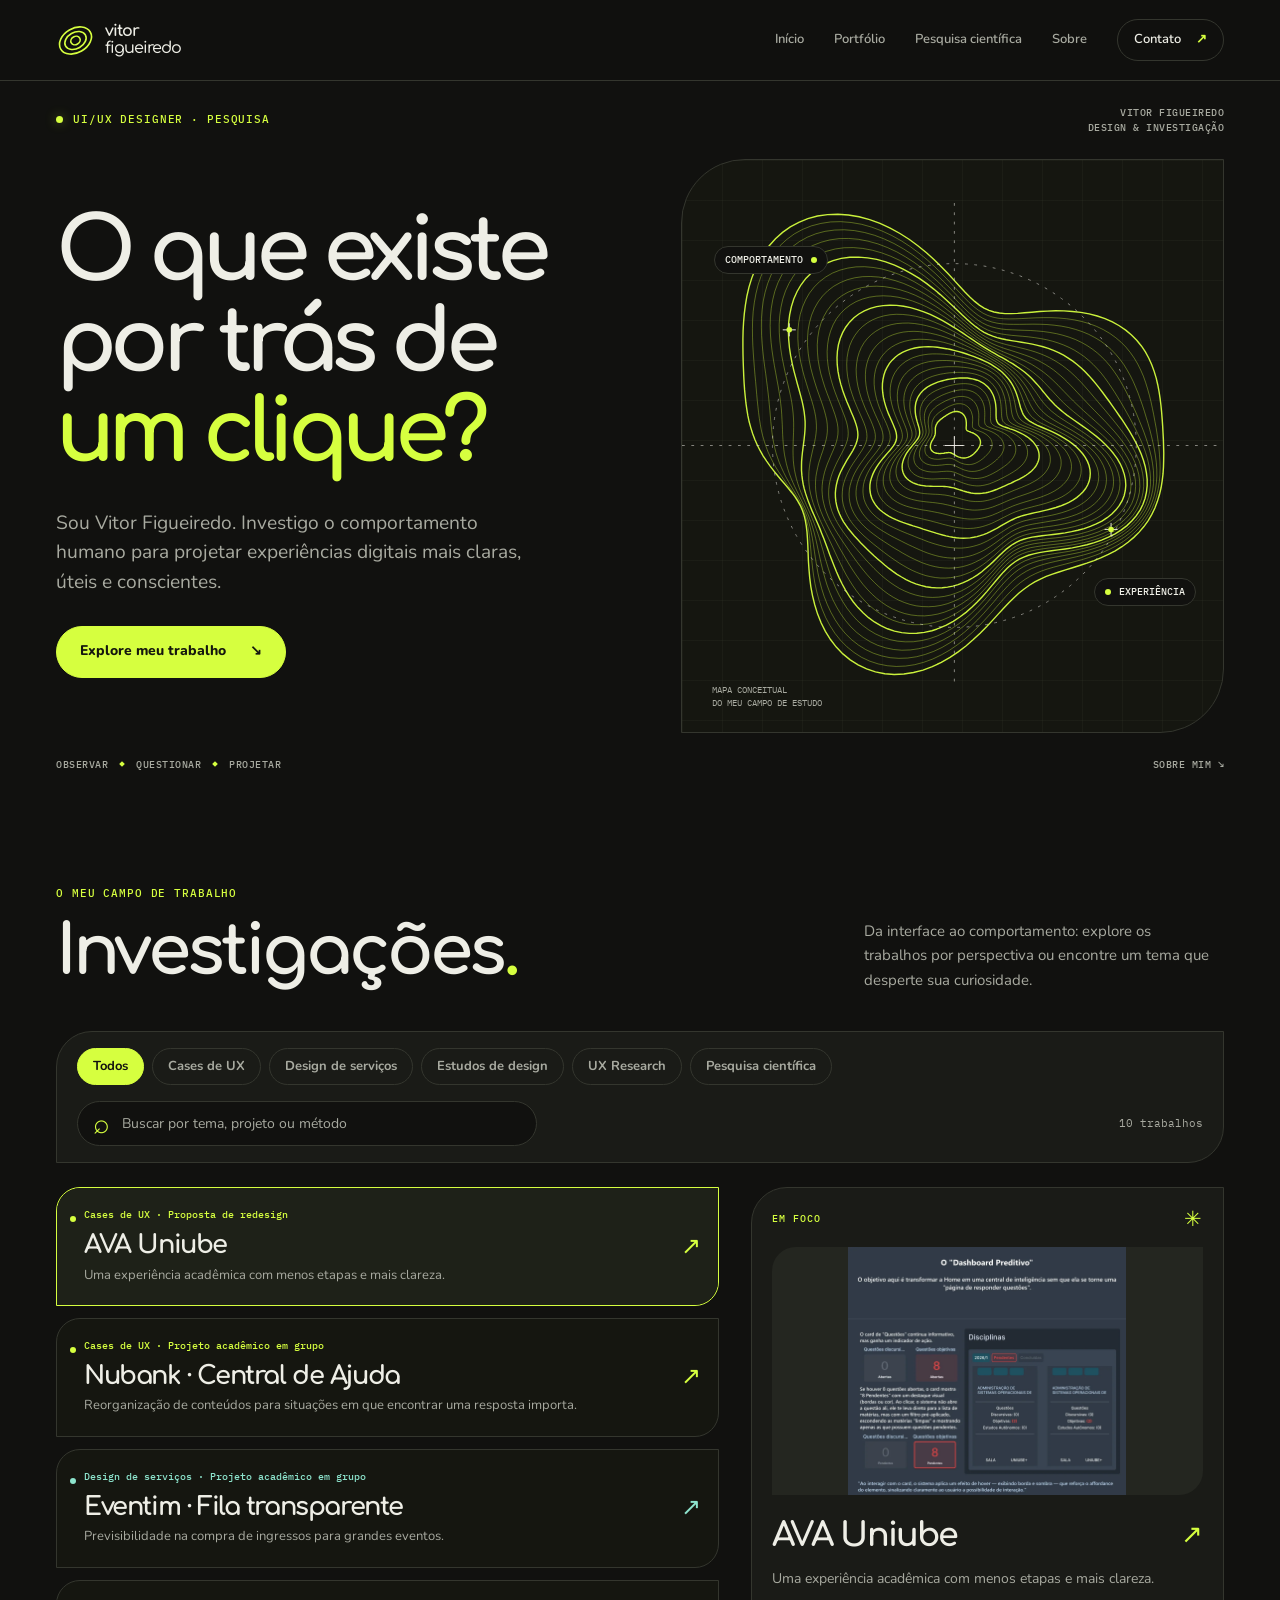
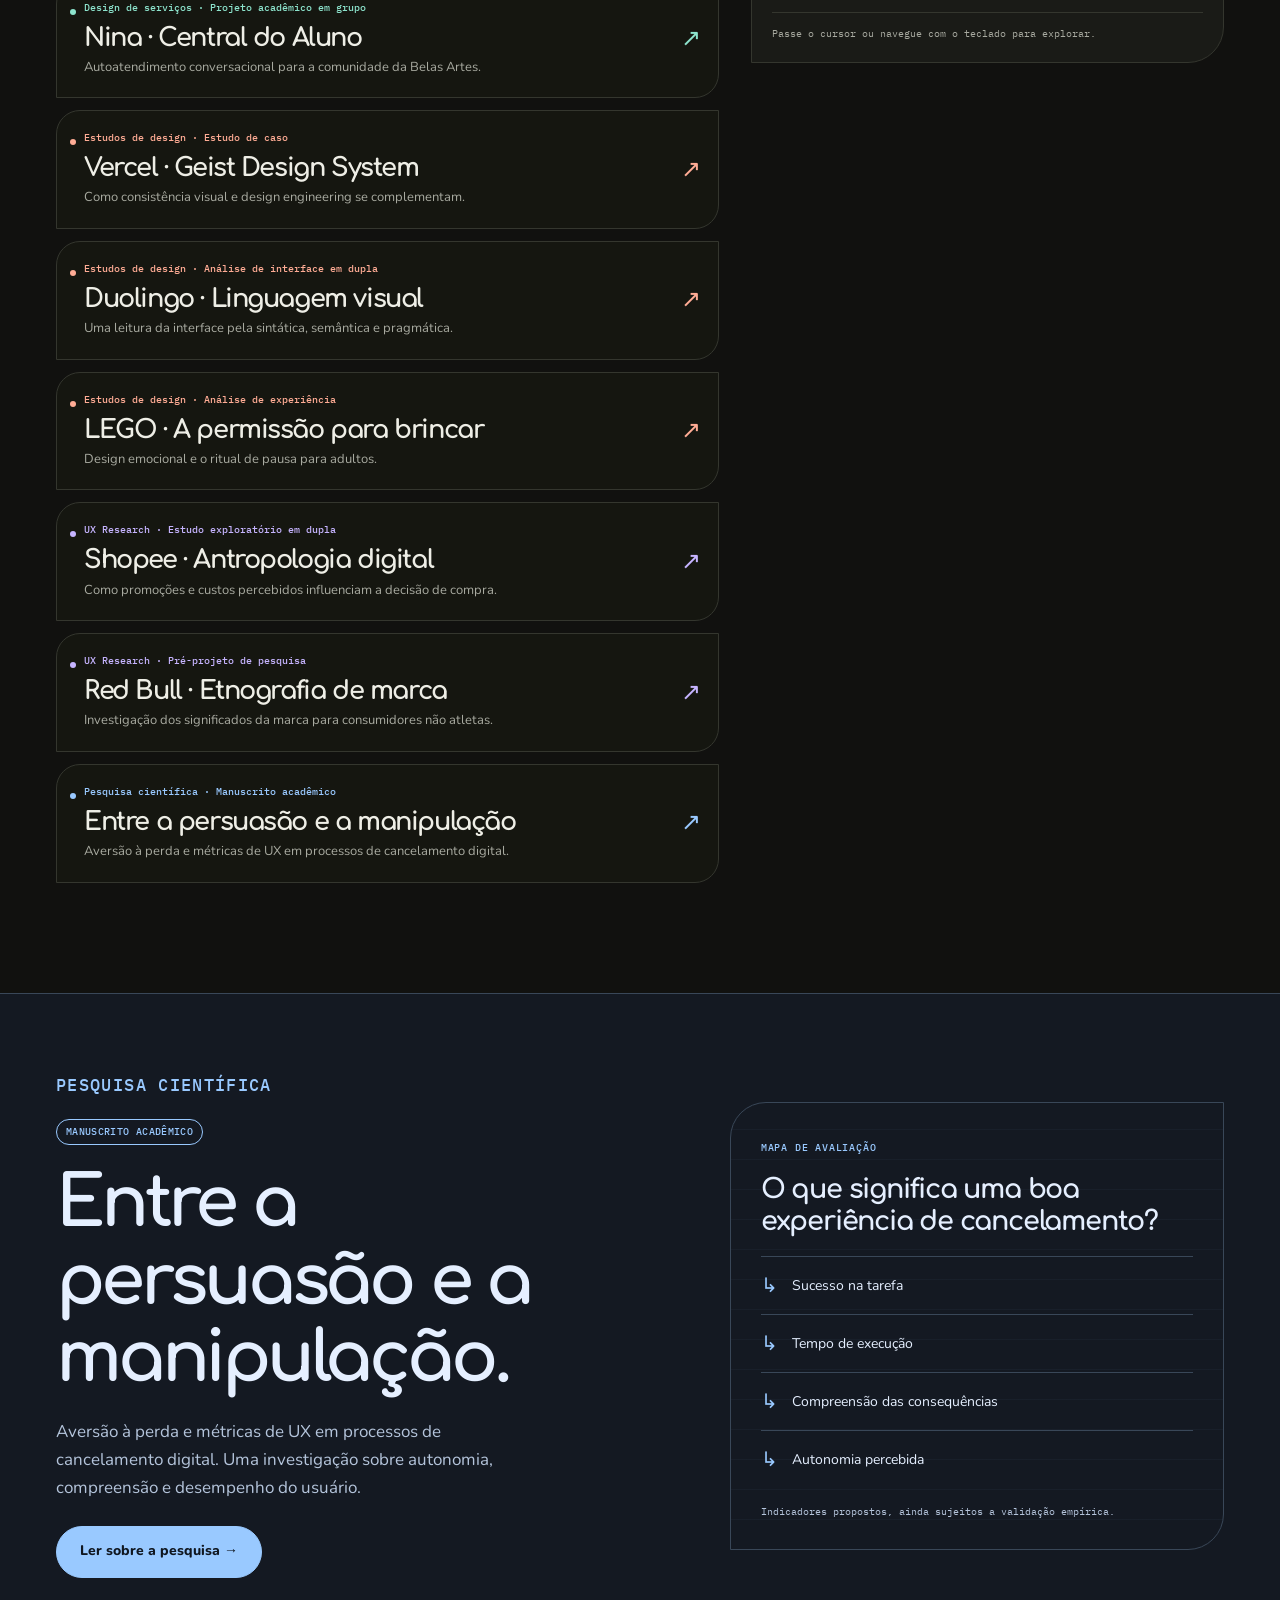
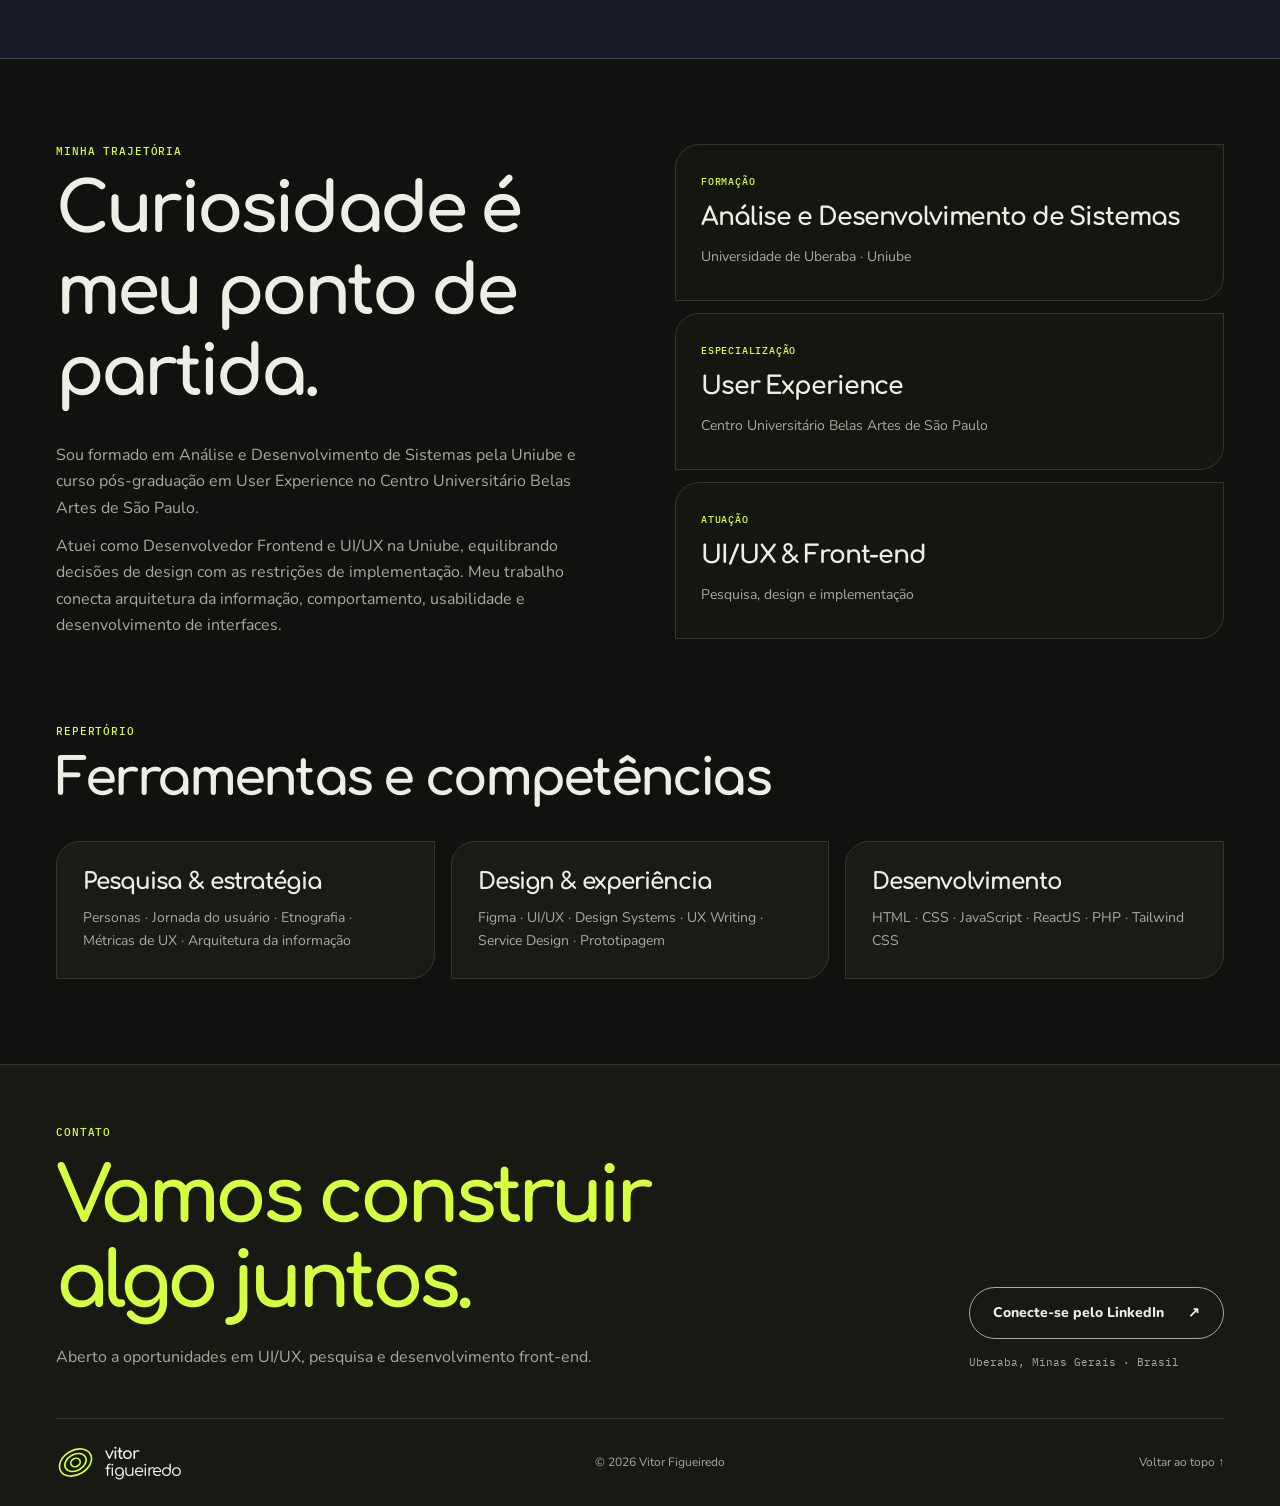
<file: index.html>
<!DOCTYPE html>

<html lang="pt-BR"><head><meta charset="utf-8"/><meta content="width=device-width, initial-scale=1" name="viewport"/><meta content="Portfólio de UX, design de serviços e pesquisa de Vitor Figueiredo." name="description"/><meta content="#11110f" name="theme-color"/><title>Vitor Figueiredo — UX, design &amp; investigação</title><link href="https://fonts.googleapis.com" rel="preconnect"/><link crossorigin="" href="https://fonts.gstatic.com" rel="preconnect"/><link href="https://fonts.googleapis.com/css2?family=Comfortaa:wght@400;500;600;700&amp;family=Nunito:wght@400;500;600;700;800&amp;family=IBM+Plex+Mono:wght@400;500;600&amp;display=swap" rel="stylesheet"/><link href="assets/style.css" rel="stylesheet"/><script defer="" src="assets/site.js"></script><meta content="dark" name="color-scheme"/><link href="assets/favicon.svg" rel="icon" type="image/svg+xml"/></head><body><a class="skip" href="#conteudo">Pular para o conteúdo</a><header class="header"><div class="wrap nav"><a aria-label="Vitor Figueiredo, início" class="logo" href="#inicio"><svg aria-hidden="true" class="mark" viewbox="0 0 48 48"><g fill="none" stroke="currentColor" stroke-width="2"><ellipse cx="24" cy="24" rx="21" ry="15" transform="rotate(-30 24 24)"></ellipse><ellipse cx="24" cy="24" rx="14" ry="10" transform="rotate(-30 24 24)"></ellipse><ellipse cx="24" cy="24" rx="6" ry="5" transform="rotate(-30 24 24)"></ellipse></g></svg><span class="wordmark">vitor<span>figueiredo</span></span></a><button aria-controls="main-nav" aria-expanded="false" class="menu-toggle" type="button">Menu <span aria-hidden="true">+</span></button><nav aria-label="Navegação principal" id="main-nav"><a href="#inicio">Início</a><a href="#trabalhos">Portfólio</a><a data-category-link="cientifica" href="#pesquisa-cientifica">Pesquisa científica</a><a href="#sobre">Sobre</a><a class="nav-contact" href="#contato">Contato <span aria-hidden="true">↗</span></a></nav></div><div aria-hidden="true" class="reading-progress"></div></header><main id="conteudo"><section class="hero" id="inicio"><div class="wrap"><div class="hero-top"><span class="coordinate"><i></i> UI/UX DESIGNER · PESQUISA</span><span>VITOR FIGUEIREDO<br/>DESIGN &amp; INVESTIGAÇÃO</span></div><div class="hero-grid"><div class="hero-intro"><h1>O que existe<br/>por trás de<br/><em>um clique?</em></h1><p class="hero-copy">Sou Vitor Figueiredo. Investigo o comportamento humano para projetar experiências digitais mais claras, úteis e conscientes.</p><a class="button primary" href="#trabalhos">Explore meu trabalho <span aria-hidden="true">↘</span></a></div><div aria-hidden="true" class="field-art"><img alt="" src="assets/campo.svg"/><span class="field-caption field-a">COMPORTAMENTO <i></i></span><span class="field-caption field-b"><i></i> EXPERIÊNCIA</span><span class="field-bottom">MAPA CONCEITUAL<br/>DO MEU CAMPO DE ESTUDO</span></div></div><div class="hero-bottom"><span>Observar <i></i> questionar <i></i> projetar</span><a href="#sobre">Sobre mim ↘</a></div></div></section><section class="archive" id="trabalhos"><div class="wrap"><div class="section-head"><div><p class="eyebrow">O meu campo de trabalho</p><h2>Investigações<span class="punct">.</span></h2></div><p>Da interface ao comportamento: explore os trabalhos por perspectiva ou encontre um tema que desperte sua curiosidade.</p></div><div class="archive-tools"><div aria-label="Filtrar trabalhos" class="filters" role="group"><button aria-pressed="true" class="filter active" data-filter="all" type="button">Todos</button><button aria-pressed="false" class="filter" data-filter="ux" type="button">Cases de UX</button><button aria-pressed="false" class="filter" data-filter="servicos" type="button">Design de serviços</button><button aria-pressed="false" class="filter" data-filter="estudos" type="button">Estudos de design</button><button aria-pressed="false" class="filter" data-filter="pesquisa" type="button">UX Research</button><button aria-pressed="false" class="filter" data-filter="cientifica" type="button">Pesquisa científica</button></div><div class="search-row"><label class="search"><span aria-hidden="true">⌕</span><input aria-label="Buscar trabalhos" id="search" placeholder="Buscar por tema, projeto ou método" type="search"/></label><p aria-live="polite" id="results" role="status">10 trabalhos</p></div></div><div class="catalog-layout"><div class="catalog-list"><div class="work-grid" id="work-grid"><article class="work-card" data-category="ux" data-search="AVA Uniube Uma experiência acadêmica com menos etapas e mais clareza. Proposta de redesign Cases de UX Gamificação Arquitetura da informação UI/UX"><a class="card-link" href="trabalhos/ava-uniube.html"><div class="cover ux"><img alt="" height="460" loading="lazy" src="assets/capas/ava-uniube.webp" width="800"/></div><div class="card-body"><p class="card-meta">Cases de UX · Proposta de redesign</p><h3>AVA Uniube</h3><p class="card-desc">Uma experiência acadêmica com menos etapas e mais clareza.</p><div class="tags"><span>Gamificação</span><span>Arquitetura da informação</span><span>UI/UX</span></div><span class="card-cta">↗</span></div></a></article><article class="work-card" data-category="ux" data-search="Nubank · Central de Ajuda Reorganização de conteúdos para situações em que encontrar uma resposta importa. Projeto acadêmico em grupo Cases de UX Arquitetura da informação Sitemap Busca colaboradores trabalho coletivo Gabriela Leal Tavares Felipe dos Santos Sousa Gustavo Garcia Ramires Juliana Dimo de Cristofaro Roberta Vicente da Silva"><a class="card-link" href="trabalhos/nubank.html"><div class="cover ux"><img alt="" height="460" loading="lazy" src="assets/capas/nubank.webp" width="800"/></div><div class="card-body"><p class="card-meta">Cases de UX · Projeto acadêmico em grupo</p><h3>Nubank · Central de Ajuda</h3><p class="card-desc">Reorganização de conteúdos para situações em que encontrar uma resposta importa.</p><div class="tags"><span>Arquitetura da informação</span><span>Sitemap</span><span>Busca</span></div><span class="card-cta">↗</span></div></a></article><article class="work-card" data-category="servicos" data-search="Eventim · Fila transparente Previsibilidade na compra de ingressos para grandes eventos. Projeto acadêmico em grupo Design de serviços Service Design CX Service Blueprint colaboradores trabalho coletivo Ana Carolina Paci Beatriz Emilie Davi Jeferson"><a class="card-link" href="trabalhos/eventim.html"><div class="cover servicos"><img alt="" height="460" loading="lazy" src="assets/capas/eventim.webp" width="800"/></div><div class="card-body"><p class="card-meta">Design de serviços · Projeto acadêmico em grupo</p><h3>Eventim · Fila transparente</h3><p class="card-desc">Previsibilidade na compra de ingressos para grandes eventos.</p><div class="tags"><span>Service Design</span><span>CX</span><span>Service Blueprint</span></div><span class="card-cta">↗</span></div></a></article><article class="work-card" data-category="servicos" data-search="Nina · Central do Aluno Autoatendimento conversacional para a comunidade da Belas Artes. Projeto acadêmico em grupo Design de serviços UX Writing Design conversacional Blip colaboradores trabalho coletivo Milena Reiter Ruam Costa"><a class="card-link" href="trabalhos/nina.html"><div class="cover servicos"><img alt="" height="460" loading="lazy" src="assets/capas/nina.webp" width="800"/></div><div class="card-body"><p class="card-meta">Design de serviços · Projeto acadêmico em grupo</p><h3>Nina · Central do Aluno</h3><p class="card-desc">Autoatendimento conversacional para a comunidade da Belas Artes.</p><div class="tags"><span>UX Writing</span><span>Design conversacional</span><span>Blip</span></div><span class="card-cta">↗</span></div></a></article><article class="work-card" data-category="estudos" data-search="Vercel · Geist Design System Como consistência visual e design engineering se complementam. Estudo de caso Estudos de design Design System Design Engineering DX"><a class="card-link" href="trabalhos/vercel.html"><div class="cover estudos"><img alt="" height="460" loading="lazy" src="assets/capas/vercel.webp" width="800"/></div><div class="card-body"><p class="card-meta">Estudos de design · Estudo de caso</p><h3>Vercel · Geist Design System</h3><p class="card-desc">Como consistência visual e design engineering se complementam.</p><div class="tags"><span>Design System</span><span>Design Engineering</span><span>DX</span></div><span class="card-cta">↗</span></div></a></article><article class="work-card" data-category="estudos" data-search="Duolingo · Linguagem visual Uma leitura da interface pela sintática, semântica e pragmática. Análise de interface em dupla Estudos de design Semiótica Design visual Engajamento colaboradores trabalho coletivo Gabriela Leal Tavares"><a class="card-link" href="trabalhos/duolingo.html"><div class="cover estudos"><img alt="" height="460" loading="lazy" src="assets/capas/duolingo.webp" width="800"/></div><div class="card-body"><p class="card-meta">Estudos de design · Análise de interface em dupla</p><h3>Duolingo · Linguagem visual</h3><p class="card-desc">Uma leitura da interface pela sintática, semântica e pragmática.</p><div class="tags"><span>Semiótica</span><span>Design visual</span><span>Engajamento</span></div><span class="card-cta">↗</span></div></a></article><article class="work-card" data-category="estudos" data-search="LEGO · A permissão para brincar Design emocional e o ritual de pausa para adultos. Análise de experiência Estudos de design Design emocional Design persuasivo Comportamento"><a class="card-link" href="trabalhos/lego.html"><div class="cover estudos"><img alt="" height="460" loading="lazy" src="assets/capas/lego.webp" width="800"/></div><div class="card-body"><p class="card-meta">Estudos de design · Análise de experiência</p><h3>LEGO · A permissão para brincar</h3><p class="card-desc">Design emocional e o ritual de pausa para adultos.</p><div class="tags"><span>Design emocional</span><span>Design persuasivo</span><span>Comportamento</span></div><span class="card-cta">↗</span></div></a></article><article class="work-card" data-category="pesquisa" data-search="Shopee · Antropologia digital Como promoções e custos percebidos influenciam a decisão de compra. Estudo exploratório em dupla UX Research Antropologia digital Mapa de empatia Jornada colaboradores trabalho coletivo Camila Ribeiro"><a class="card-link" href="trabalhos/shopee.html"><div class="cover pesquisa"><img alt="" height="460" loading="lazy" src="assets/capas/shopee.webp" width="800"/></div><div class="card-body"><p class="card-meta">UX Research · Estudo exploratório em dupla</p><h3>Shopee · Antropologia digital</h3><p class="card-desc">Como promoções e custos percebidos influenciam a decisão de compra.</p><div class="tags"><span>Antropologia digital</span><span>Mapa de empatia</span><span>Jornada</span></div><span class="card-cta">↗</span></div></a></article><article class="work-card" data-category="pesquisa" data-search="Red Bull · Etnografia de marca Investigação dos significados da marca para consumidores não atletas. Pré-projeto de pesquisa UX Research Etnografia Entrevista Personas"><a class="card-link" href="trabalhos/red-bull.html"><div class="cover pesquisa"><img alt="" height="460" loading="lazy" src="assets/capas/red-bull.webp" width="800"/></div><div class="card-body"><p class="card-meta">UX Research · Pré-projeto de pesquisa</p><h3>Red Bull · Etnografia de marca</h3><p class="card-desc">Investigação dos significados da marca para consumidores não atletas.</p><div class="tags"><span>Etnografia</span><span>Entrevista</span><span>Personas</span></div><span class="card-cta">↗</span></div></a></article><article class="work-card" data-category="cientifica" data-search="Entre a persuasão e a manipulação Aversão à perda e métricas de UX em processos de cancelamento digital. Manuscrito acadêmico Pesquisa científica Métricas de UX Dark patterns Ética"><a class="card-link" href="trabalhos/aversao-a-perda.html"><div class="cover cientifica"><img alt="" height="460" loading="lazy" src="assets/capas/aversao-a-perda.webp" width="800"/></div><div class="card-body"><p class="card-meta">Pesquisa científica · Manuscrito acadêmico</p><h3>Entre a persuasão e a manipulação</h3><p class="card-desc">Aversão à perda e métricas de UX em processos de cancelamento digital.</p><div class="tags"><span>Métricas de UX</span><span>Dark patterns</span><span>Ética</span></div><span class="card-cta">↗</span></div></a></article></div><div class="empty" hidden="" id="empty"><h3>Nenhum trabalho encontrado.</h3><p>Tente outro termo ou limpe os filtros.</p><button class="button outline" id="reset" type="button">Limpar filtros</button></div></div><aside aria-label="Prévia do trabalho" class="catalog-preview"><div class="preview-label"><span>EM FOCO</span><span aria-hidden="true">✳</span></div><a href="trabalhos/ava-uniube.html" id="preview-link"><div class="preview-image"><img alt="Prévia do material de AVA Uniube" id="preview-img" src="assets/capas/ava-uniube.webp"/></div><div class="preview-title"><h3 id="preview-name">AVA Uniube</h3><span aria-hidden="true">↗</span></div></a><p id="preview-desc">Uma experiência acadêmica com menos etapas e mais clareza.</p><p class="preview-hint">Passe o cursor ou navegue com o teclado para explorar.</p></aside></div></div></section><section class="research" id="pesquisa-cientifica"><div class="wrap research-grid"><div><p class="eyebrow">Pesquisa científica</p><span class="status">Manuscrito acadêmico</span><h2>Entre a persuasão e a manipulação.</h2><p>Aversão à perda e métricas de UX em processos de cancelamento digital. Uma investigação sobre autonomia, compreensão e desempenho do usuário.</p><a class="button primary" href="trabalhos/aversao-a-perda.html">Ler sobre a pesquisa →</a></div><div class="research-note"><span>MAPA DE AVALIAÇÃO</span><h3>O que significa uma boa experiência de cancelamento?</h3><div class="metric"><b>↳</b> Sucesso na tarefa</div><div class="metric"><b>↳</b> Tempo de execução</div><div class="metric"><b>↳</b> Compreensão das consequências</div><div class="metric"><b>↳</b> Autonomia percebida</div><small>Indicadores propostos, ainda sujeitos a validação empírica.</small></div></div></section><section class="dark about" id="sobre"><div class="wrap about-grid"><div><p class="eyebrow light">Minha trajetória</p><h2>Curiosidade é meu ponto de partida.</h2><p>Sou formado em Análise e Desenvolvimento de Sistemas pela Uniube e curso pós-graduação em User Experience no Centro Universitário Belas Artes de São Paulo.</p><p>Atuei como Desenvolvedor Frontend e UI/UX na Uniube, equilibrando decisões de design com as restrições de implementação. Meu trabalho conecta arquitetura da informação, comportamento, usabilidade e desenvolvimento de interfaces.</p></div><div class="timeline"><div><span>FORMAÇÃO</span><h3>Análise e Desenvolvimento de Sistemas</h3><p>Universidade de Uberaba · Uniube</p></div><div><span>ESPECIALIZAÇÃO</span><h3>User Experience</h3><p>Centro Universitário Belas Artes de São Paulo</p></div><div><span>ATUAÇÃO</span><h3>UI/UX &amp; Front-end</h3><p>Pesquisa, design e implementação</p></div></div></div></section><section class="skills"><div class="wrap"><p class="eyebrow">Repertório</p><h2>Ferramentas e competências</h2><div class="skill-grid"><div><h3>Pesquisa &amp; estratégia</h3><p>Personas · Jornada do usuário · Etnografia · Métricas de UX · Arquitetura da informação</p></div><div><h3>Design &amp; experiência</h3><p>Figma · UI/UX · Design Systems · UX Writing · Service Design · Prototipagem</p></div><div><h3>Desenvolvimento</h3><p>HTML · CSS · JavaScript · ReactJS · PHP · Tailwind CSS</p></div></div></div></section></main><footer class="dark footer" id="contato"><div class="wrap"><div class="footer-main"><div><p class="eyebrow light">Contato</p><h2>Vamos construir<br/>algo juntos.</h2><p>Aberto a oportunidades em UI/UX, pesquisa e desenvolvimento front-end.</p></div><div class="footer-links"><a class="button paper" href="https://www.linkedin.com/in/vitor-figueired0/" rel="noopener noreferrer" target="_blank">Conecte-se pelo LinkedIn <span aria-hidden="true">↗</span></a><span>Uberaba, Minas Gerais · Brasil</span></div></div><div class="footer-bottom"><a class="logo" href="index.html#inicio"><svg aria-hidden="true" class="mark" viewbox="0 0 48 48"><g fill="none" stroke="currentColor" stroke-width="2"><ellipse cx="24" cy="24" rx="21" ry="15" transform="rotate(-30 24 24)"></ellipse><ellipse cx="24" cy="24" rx="14" ry="10" transform="rotate(-30 24 24)"></ellipse><ellipse cx="24" cy="24" rx="6" ry="5" transform="rotate(-30 24 24)"></ellipse></g></svg><span class="wordmark">vitor<span>figueiredo</span></span></a><span>© 2026 Vitor Figueiredo</span><a href="#inicio">Voltar ao topo ↑</a></div></div></footer></body></html>
</file>
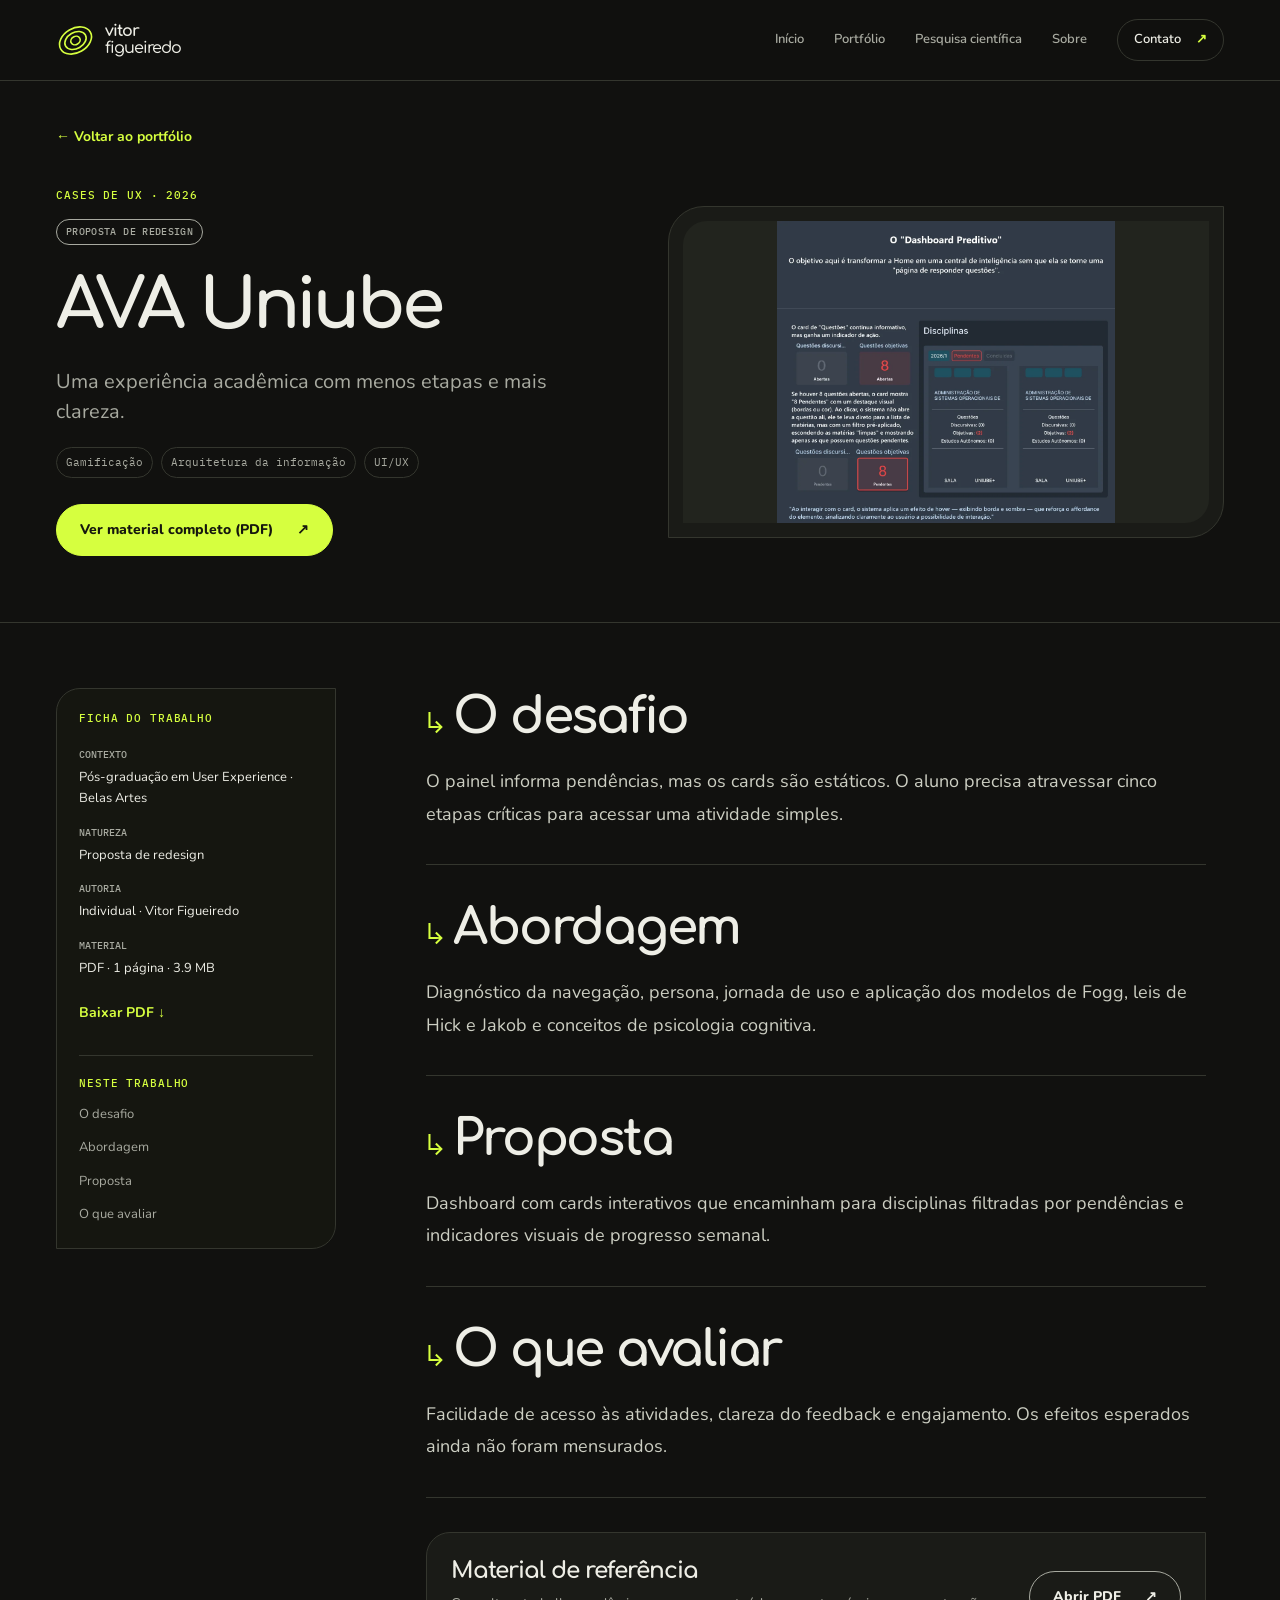
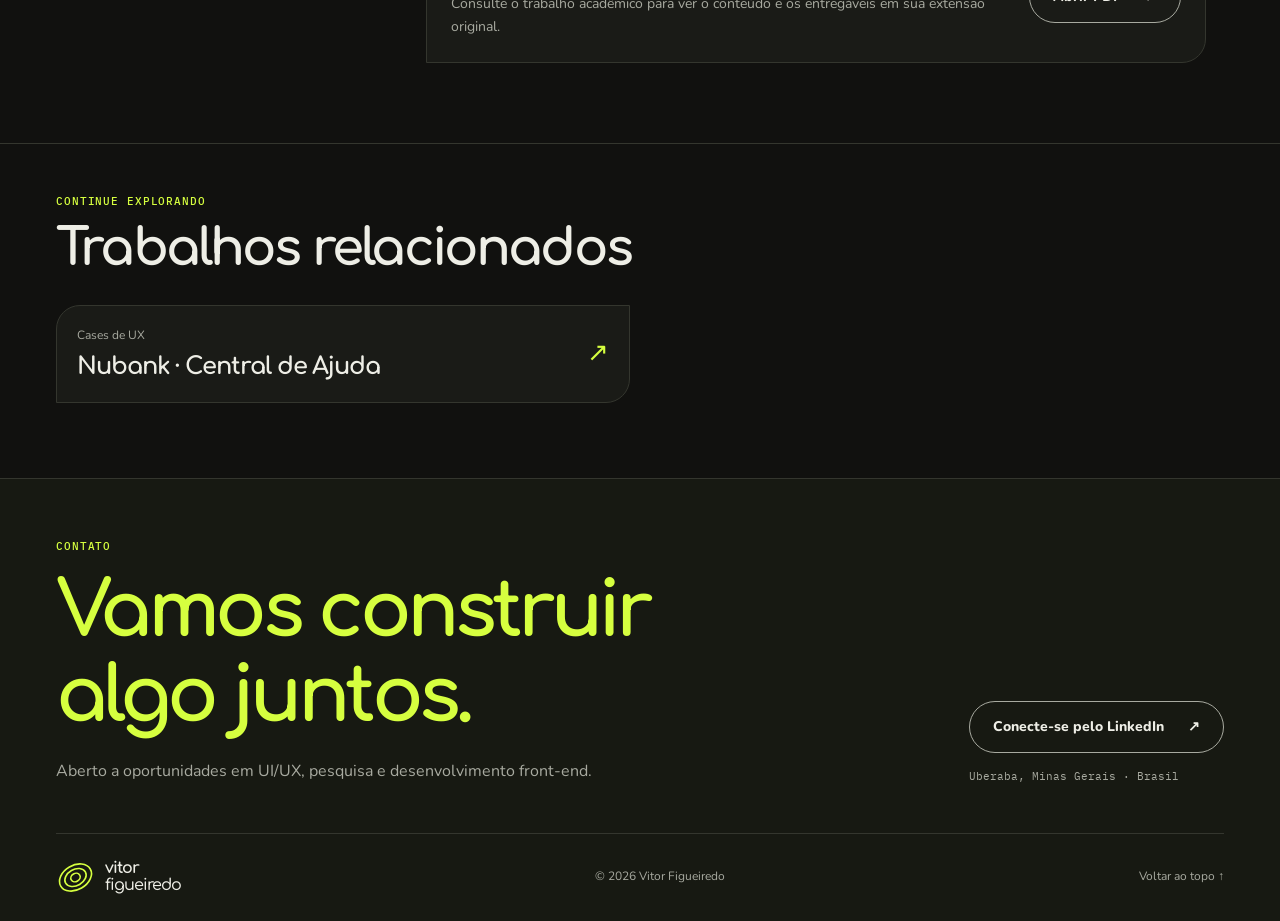
<file: trabalhos/ava-uniube.html>
<!DOCTYPE html>

<html lang="pt-BR"><head><meta charset="utf-8"/><meta content="width=device-width, initial-scale=1" name="viewport"/><meta content="Uma experiência acadêmica com menos etapas e mais clareza." name="description"/><meta content="#11110f" name="theme-color"/><title>AVA Uniube | Vitor Figueiredo</title><link href="https://fonts.googleapis.com" rel="preconnect"/><link crossorigin="" href="https://fonts.gstatic.com" rel="preconnect"/><link href="https://fonts.googleapis.com/css2?family=Comfortaa:wght@400;500;600;700&amp;family=Nunito:wght@400;500;600;700;800&amp;family=IBM+Plex+Mono:wght@400;500;600&amp;display=swap" rel="stylesheet"/><link href="../assets/style.css" rel="stylesheet"/><script defer="" src="../assets/site.js"></script><meta content="dark" name="color-scheme"/><link href="../assets/favicon.svg" rel="icon" type="image/svg+xml"/></head><body><a class="skip" href="#conteudo">Pular para o conteúdo</a><header class="header"><div class="wrap nav"><a aria-label="Vitor Figueiredo, início" class="logo" href="../index.html#inicio"><svg aria-hidden="true" class="mark" viewbox="0 0 48 48"><g fill="none" stroke="currentColor" stroke-width="2"><ellipse cx="24" cy="24" rx="21" ry="15" transform="rotate(-30 24 24)"></ellipse><ellipse cx="24" cy="24" rx="14" ry="10" transform="rotate(-30 24 24)"></ellipse><ellipse cx="24" cy="24" rx="6" ry="5" transform="rotate(-30 24 24)"></ellipse></g></svg><span class="wordmark">vitor<span>figueiredo</span></span></a><button aria-controls="main-nav" aria-expanded="false" class="menu-toggle" type="button">Menu <span aria-hidden="true">+</span></button><nav aria-label="Navegação principal" id="main-nav"><a href="../index.html#inicio">Início</a><a href="../index.html#trabalhos">Portfólio</a><a data-category-link="cientifica" href="../index.html#pesquisa-cientifica">Pesquisa científica</a><a href="../index.html#sobre">Sobre</a><a class="nav-contact" href="../index.html#contato">Contato <span aria-hidden="true">↗</span></a></nav></div><div aria-hidden="true" class="reading-progress"></div></header><main id="conteudo"><section class="detail-hero dark" id="inicio"><div class="wrap"><a class="back" href="../index.html?categoria=ux#trabalhos">← Voltar ao portfólio</a><div class="detail-grid"><div><p class="eyebrow light">Cases de UX · 2026</p><p class="status detail-status">Proposta de redesign</p><h1>AVA Uniube</h1><p class="detail-sub">Uma experiência acadêmica com menos etapas e mais clareza.</p><div class="tags"><span>Gamificação</span><span>Arquitetura da informação</span><span>UI/UX</span></div><div class="actions"><a class="button primary" href="../assets/documentos/ava-uniube.pdf" rel="noopener" target="_blank">Ver material completo (PDF) <span aria-hidden="true">↗</span></a></div></div><div class="detail-cover"><img alt="Prévia do material acadêmico de AVA Uniube" src="../assets/capas/ava-uniube.webp"/></div></div></div></section><section class="detail-content"><div class="wrap detail-layout"><aside class="detail-sidebar"><p class="eyebrow">Ficha do trabalho</p><dl><dt>Contexto</dt><dd>Pós-graduação em User Experience · Belas Artes</dd><dt>Natureza</dt><dd>Proposta de redesign</dd><dt>Autoria</dt><dd>Individual · Vitor Figueiredo</dd><dt>Material</dt><dd>PDF · 1 página · 3.9 MB</dd></dl><a class="text-link ink" download="" href="../assets/documentos/ava-uniube.pdf">Baixar PDF ↓</a><nav aria-label="Nesta página" class="story-nav"><p class="eyebrow">Neste trabalho</p><a href="#etapa-1">O desafio</a><a href="#etapa-2">Abordagem</a><a href="#etapa-3">Proposta</a><a href="#etapa-4">O que avaliar</a></nav></aside><div class="detail-story"><div class="story-block" id="etapa-1"><h2>O desafio</h2><p>O painel informa pendências, mas os cards são estáticos. O aluno precisa atravessar cinco etapas críticas para acessar uma atividade simples.</p></div><div class="story-block" id="etapa-2"><h2>Abordagem</h2><p>Diagnóstico da navegação, persona, jornada de uso e aplicação dos modelos de Fogg, leis de Hick e Jakob e conceitos de psicologia cognitiva.</p></div><div class="story-block" id="etapa-3"><h2>Proposta</h2><p>Dashboard com cards interativos que encaminham para disciplinas filtradas por pendências e indicadores visuais de progresso semanal.</p></div><div class="story-block" id="etapa-4"><h2>O que avaliar</h2><p>Facilidade de acesso às atividades, clareza do feedback e engajamento. Os efeitos esperados ainda não foram mensurados.</p></div><div class="document-box"><div><h3>Material de referência</h3><p>Consulte o trabalho acadêmico para ver o conteúdo e os entregáveis em sua extensão original.</p></div><a class="button outline" href="../assets/documentos/ava-uniube.pdf" rel="noopener" target="_blank">Abrir PDF <span aria-hidden="true">↗</span></a></div></div></div></section><section class="related"><div class="wrap"><p class="eyebrow">Continue explorando</p><h2>Trabalhos relacionados</h2><div class="related-grid"><a class="related-link" href="nubank.html"><div><p>Cases de UX</p><h3>Nubank · Central de Ajuda</h3></div><span aria-hidden="true">↗</span></a></div></div></section></main><footer class="dark footer" id="contato"><div class="wrap"><div class="footer-main"><div><p class="eyebrow light">Contato</p><h2>Vamos construir<br/>algo juntos.</h2><p>Aberto a oportunidades em UI/UX, pesquisa e desenvolvimento front-end.</p></div><div class="footer-links"><a class="button paper" href="https://www.linkedin.com/in/vitor-figueired0/" rel="noopener noreferrer" target="_blank">Conecte-se pelo LinkedIn <span aria-hidden="true">↗</span></a><span>Uberaba, Minas Gerais · Brasil</span></div></div><div class="footer-bottom"><a class="logo" href="../index.html#inicio"><svg aria-hidden="true" class="mark" viewbox="0 0 48 48"><g fill="none" stroke="currentColor" stroke-width="2"><ellipse cx="24" cy="24" rx="21" ry="15" transform="rotate(-30 24 24)"></ellipse><ellipse cx="24" cy="24" rx="14" ry="10" transform="rotate(-30 24 24)"></ellipse><ellipse cx="24" cy="24" rx="6" ry="5" transform="rotate(-30 24 24)"></ellipse></g></svg><span class="wordmark">vitor<span>figueiredo</span></span></a><span>© 2026 Vitor Figueiredo</span><a href="#inicio">Voltar ao topo ↑</a></div></div></footer></body></html>
</file>
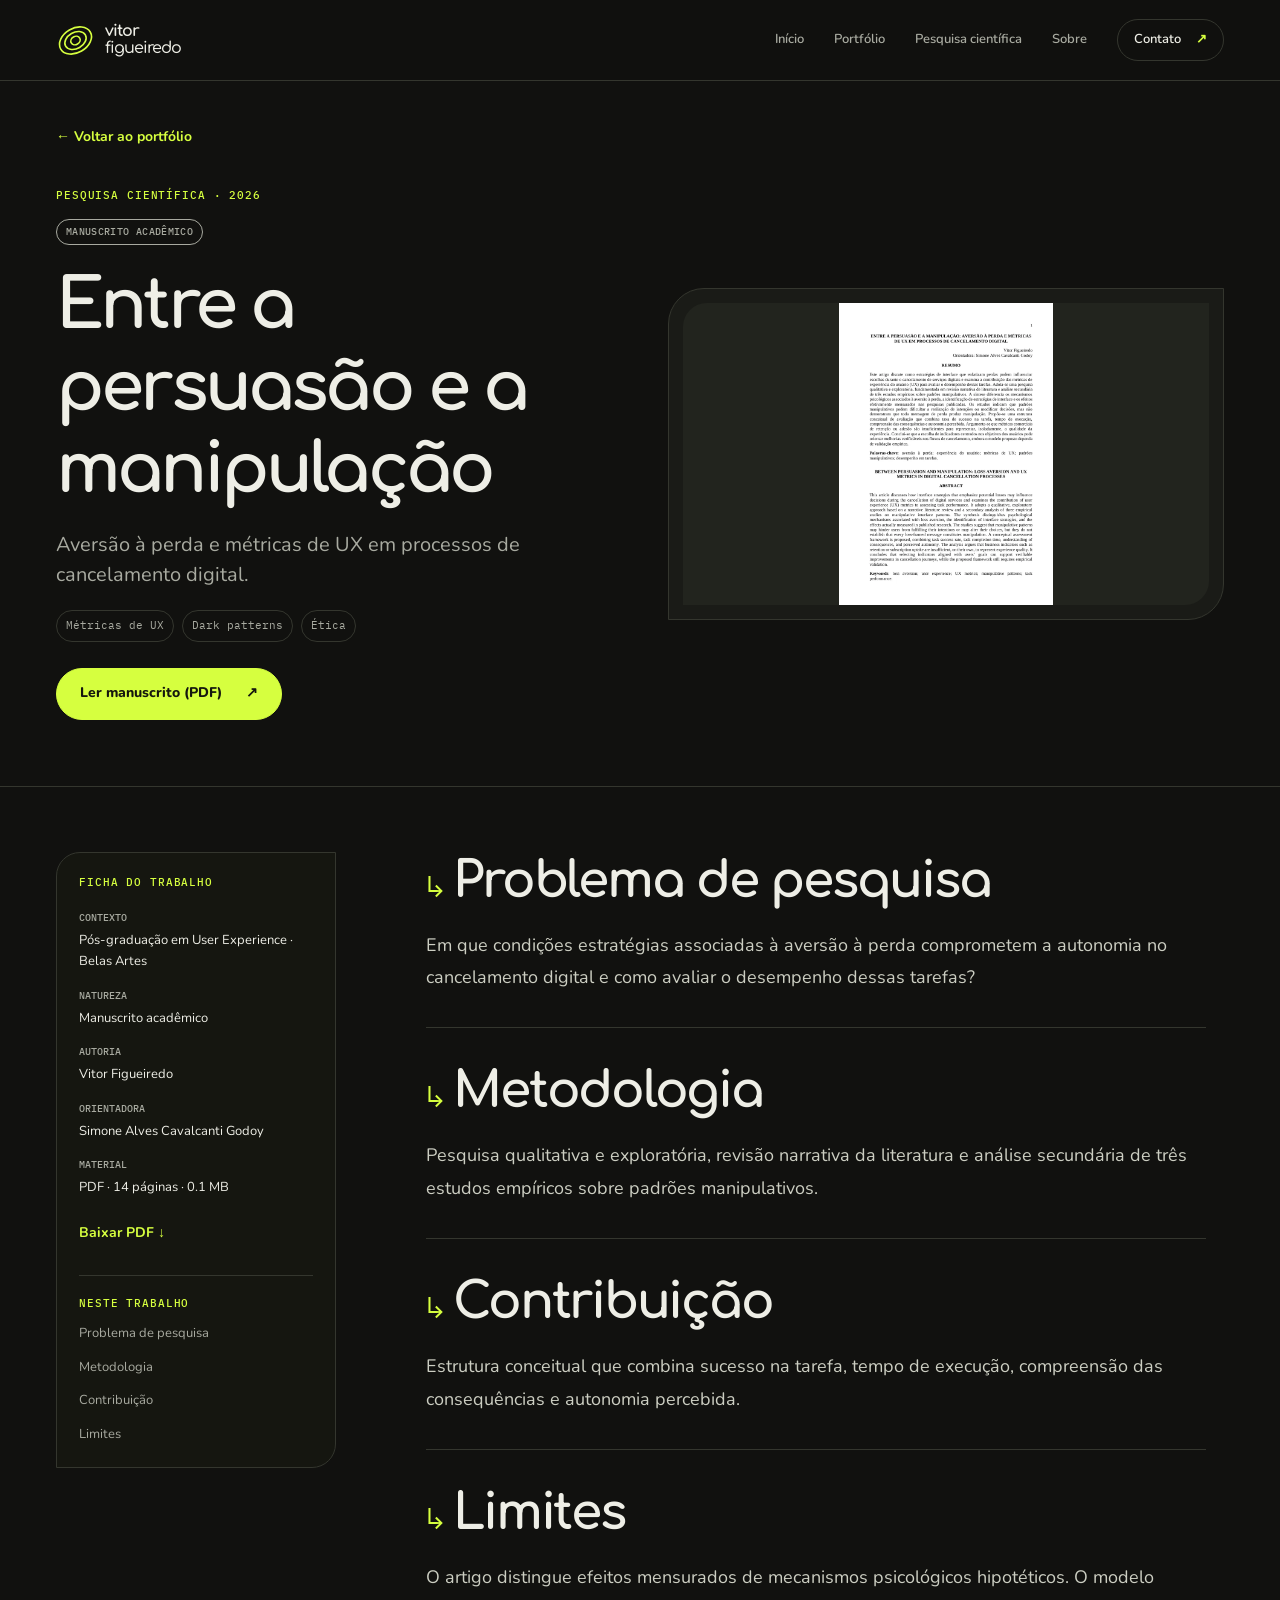
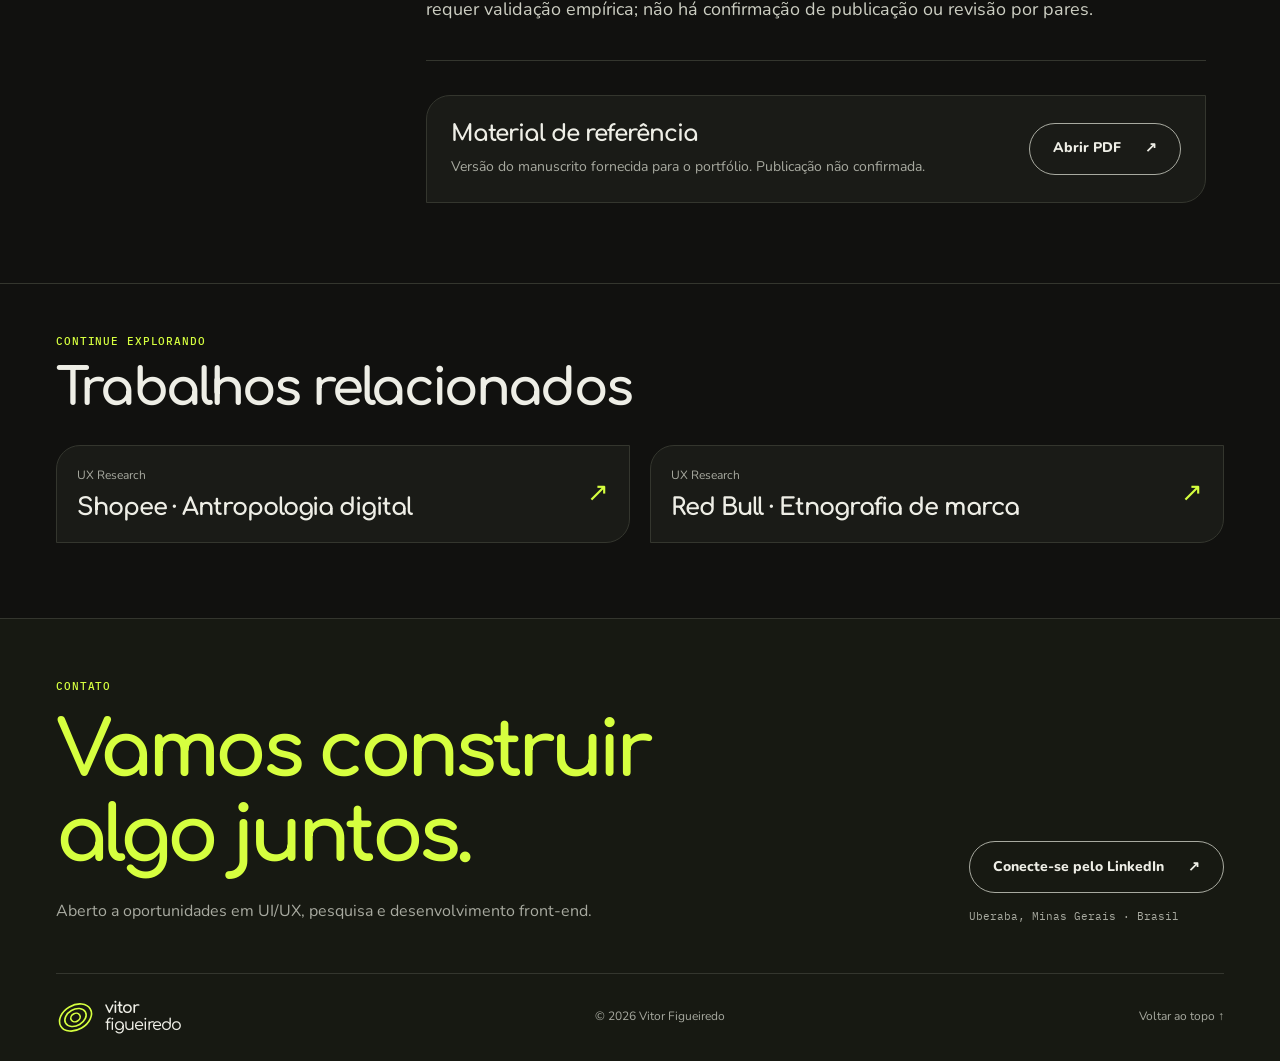
<file: trabalhos/aversao-a-perda.html>
<!DOCTYPE html>

<html lang="pt-BR"><head><meta charset="utf-8"/><meta content="width=device-width, initial-scale=1" name="viewport"/><meta content="Aversão à perda e métricas de UX em processos de cancelamento digital." name="description"/><meta content="#11110f" name="theme-color"/><title>Entre a persuasão e a manipulação | Vitor Figueiredo</title><link href="https://fonts.googleapis.com" rel="preconnect"/><link crossorigin="" href="https://fonts.gstatic.com" rel="preconnect"/><link href="https://fonts.googleapis.com/css2?family=Comfortaa:wght@400;500;600;700&amp;family=Nunito:wght@400;500;600;700;800&amp;family=IBM+Plex+Mono:wght@400;500;600&amp;display=swap" rel="stylesheet"/><link href="../assets/style.css" rel="stylesheet"/><script defer="" src="../assets/site.js"></script><meta content="dark" name="color-scheme"/><link href="../assets/favicon.svg" rel="icon" type="image/svg+xml"/></head><body><a class="skip" href="#conteudo">Pular para o conteúdo</a><header class="header"><div class="wrap nav"><a aria-label="Vitor Figueiredo, início" class="logo" href="../index.html#inicio"><svg aria-hidden="true" class="mark" viewbox="0 0 48 48"><g fill="none" stroke="currentColor" stroke-width="2"><ellipse cx="24" cy="24" rx="21" ry="15" transform="rotate(-30 24 24)"></ellipse><ellipse cx="24" cy="24" rx="14" ry="10" transform="rotate(-30 24 24)"></ellipse><ellipse cx="24" cy="24" rx="6" ry="5" transform="rotate(-30 24 24)"></ellipse></g></svg><span class="wordmark">vitor<span>figueiredo</span></span></a><button aria-controls="main-nav" aria-expanded="false" class="menu-toggle" type="button">Menu <span aria-hidden="true">+</span></button><nav aria-label="Navegação principal" id="main-nav"><a href="../index.html#inicio">Início</a><a href="../index.html#trabalhos">Portfólio</a><a data-category-link="cientifica" href="../index.html#pesquisa-cientifica">Pesquisa científica</a><a href="../index.html#sobre">Sobre</a><a class="nav-contact" href="../index.html#contato">Contato <span aria-hidden="true">↗</span></a></nav></div><div aria-hidden="true" class="reading-progress"></div></header><main id="conteudo"><section class="detail-hero dark" id="inicio"><div class="wrap"><a class="back" href="../index.html?categoria=cientifica#trabalhos">← Voltar ao portfólio</a><div class="detail-grid"><div><p class="eyebrow light">Pesquisa científica · 2026</p><p class="status detail-status">Manuscrito acadêmico</p><h1>Entre a persuasão e a manipulação</h1><p class="detail-sub">Aversão à perda e métricas de UX em processos de cancelamento digital.</p><div class="tags"><span>Métricas de UX</span><span>Dark patterns</span><span>Ética</span></div><div class="actions"><a class="button primary" href="../assets/documentos/aversao-a-perda.pdf" rel="noopener" target="_blank">Ler manuscrito (PDF) <span aria-hidden="true">↗</span></a></div></div><div class="detail-cover"><img alt="Prévia do material acadêmico de Entre a persuasão e a manipulação" src="../assets/capas/aversao-a-perda.webp"/></div></div></div></section><section class="detail-content"><div class="wrap detail-layout"><aside class="detail-sidebar"><p class="eyebrow">Ficha do trabalho</p><dl><dt>Contexto</dt><dd>Pós-graduação em User Experience · Belas Artes</dd><dt>Natureza</dt><dd>Manuscrito acadêmico</dd><dt>Autoria</dt><dd>Vitor Figueiredo</dd><dt>Orientadora</dt><dd>Simone Alves Cavalcanti Godoy</dd><dt>Material</dt><dd>PDF · 14 páginas · 0.1 MB</dd></dl><a class="text-link ink" download="" href="../assets/documentos/aversao-a-perda.pdf">Baixar PDF ↓</a><nav aria-label="Nesta página" class="story-nav"><p class="eyebrow">Neste trabalho</p><a href="#etapa-1">Problema de pesquisa</a><a href="#etapa-2">Metodologia</a><a href="#etapa-3">Contribuição</a><a href="#etapa-4">Limites</a></nav></aside><div class="detail-story"><div class="story-block" id="etapa-1"><h2>Problema de pesquisa</h2><p>Em que condições estratégias associadas à aversão à perda comprometem a autonomia no cancelamento digital e como avaliar o desempenho dessas tarefas?</p></div><div class="story-block" id="etapa-2"><h2>Metodologia</h2><p>Pesquisa qualitativa e exploratória, revisão narrativa da literatura e análise secundária de três estudos empíricos sobre padrões manipulativos.</p></div><div class="story-block" id="etapa-3"><h2>Contribuição</h2><p>Estrutura conceitual que combina sucesso na tarefa, tempo de execução, compreensão das consequências e autonomia percebida.</p></div><div class="story-block" id="etapa-4"><h2>Limites</h2><p>O artigo distingue efeitos mensurados de mecanismos psicológicos hipotéticos. O modelo requer validação empírica; não há confirmação de publicação ou revisão por pares.</p></div><div class="document-box"><div><h3>Material de referência</h3><p>Versão do manuscrito fornecida para o portfólio. Publicação não confirmada.</p></div><a class="button outline" href="../assets/documentos/aversao-a-perda.pdf" rel="noopener" target="_blank">Abrir PDF <span aria-hidden="true">↗</span></a></div></div></div></section><section class="related"><div class="wrap"><p class="eyebrow">Continue explorando</p><h2>Trabalhos relacionados</h2><div class="related-grid"><a class="related-link" href="shopee.html"><div><p>UX Research</p><h3>Shopee · Antropologia digital</h3></div><span aria-hidden="true">↗</span></a><a class="related-link" href="red-bull.html"><div><p>UX Research</p><h3>Red Bull · Etnografia de marca</h3></div><span aria-hidden="true">↗</span></a></div></div></section></main><footer class="dark footer" id="contato"><div class="wrap"><div class="footer-main"><div><p class="eyebrow light">Contato</p><h2>Vamos construir<br/>algo juntos.</h2><p>Aberto a oportunidades em UI/UX, pesquisa e desenvolvimento front-end.</p></div><div class="footer-links"><a class="button paper" href="https://www.linkedin.com/in/vitor-figueired0/" rel="noopener noreferrer" target="_blank">Conecte-se pelo LinkedIn <span aria-hidden="true">↗</span></a><span>Uberaba, Minas Gerais · Brasil</span></div></div><div class="footer-bottom"><a class="logo" href="../index.html#inicio"><svg aria-hidden="true" class="mark" viewbox="0 0 48 48"><g fill="none" stroke="currentColor" stroke-width="2"><ellipse cx="24" cy="24" rx="21" ry="15" transform="rotate(-30 24 24)"></ellipse><ellipse cx="24" cy="24" rx="14" ry="10" transform="rotate(-30 24 24)"></ellipse><ellipse cx="24" cy="24" rx="6" ry="5" transform="rotate(-30 24 24)"></ellipse></g></svg><span class="wordmark">vitor<span>figueiredo</span></span></a><span>© 2026 Vitor Figueiredo</span><a href="#inicio">Voltar ao topo ↑</a></div></div></footer></body></html>
</file>
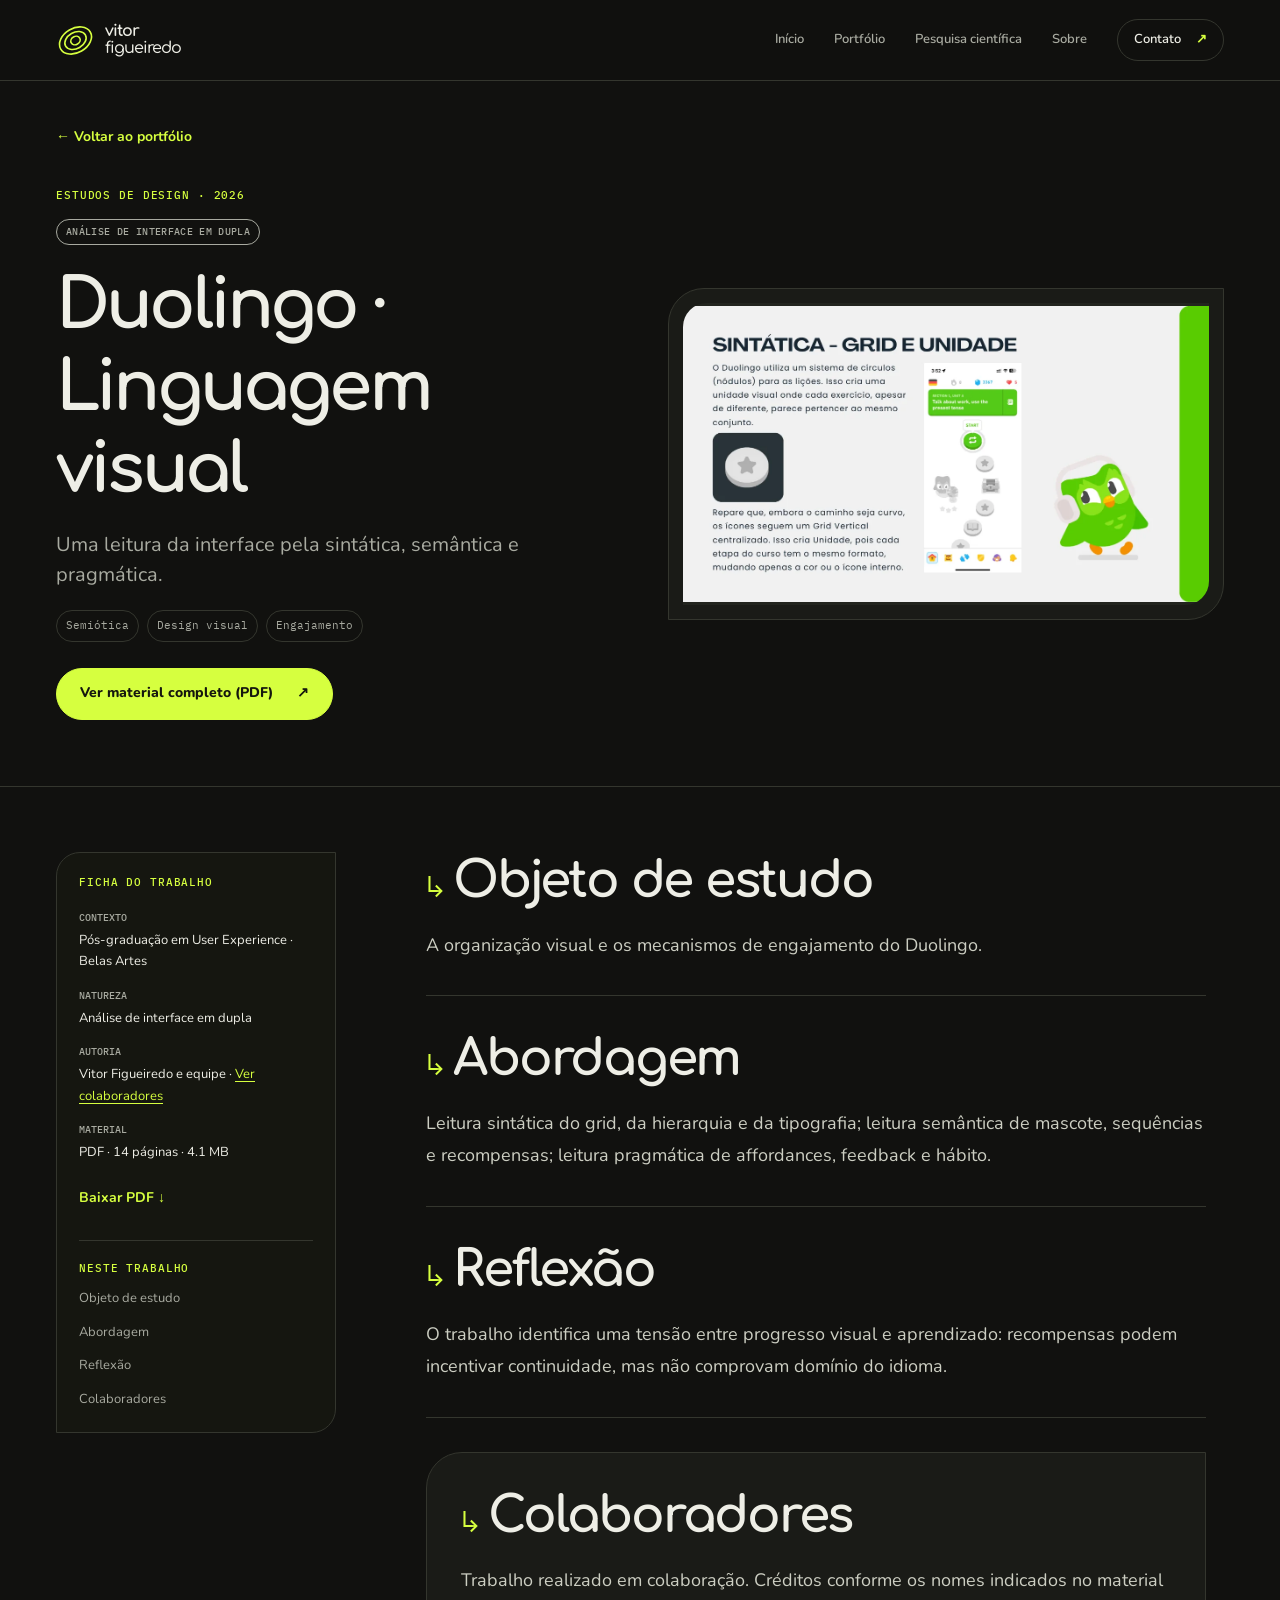
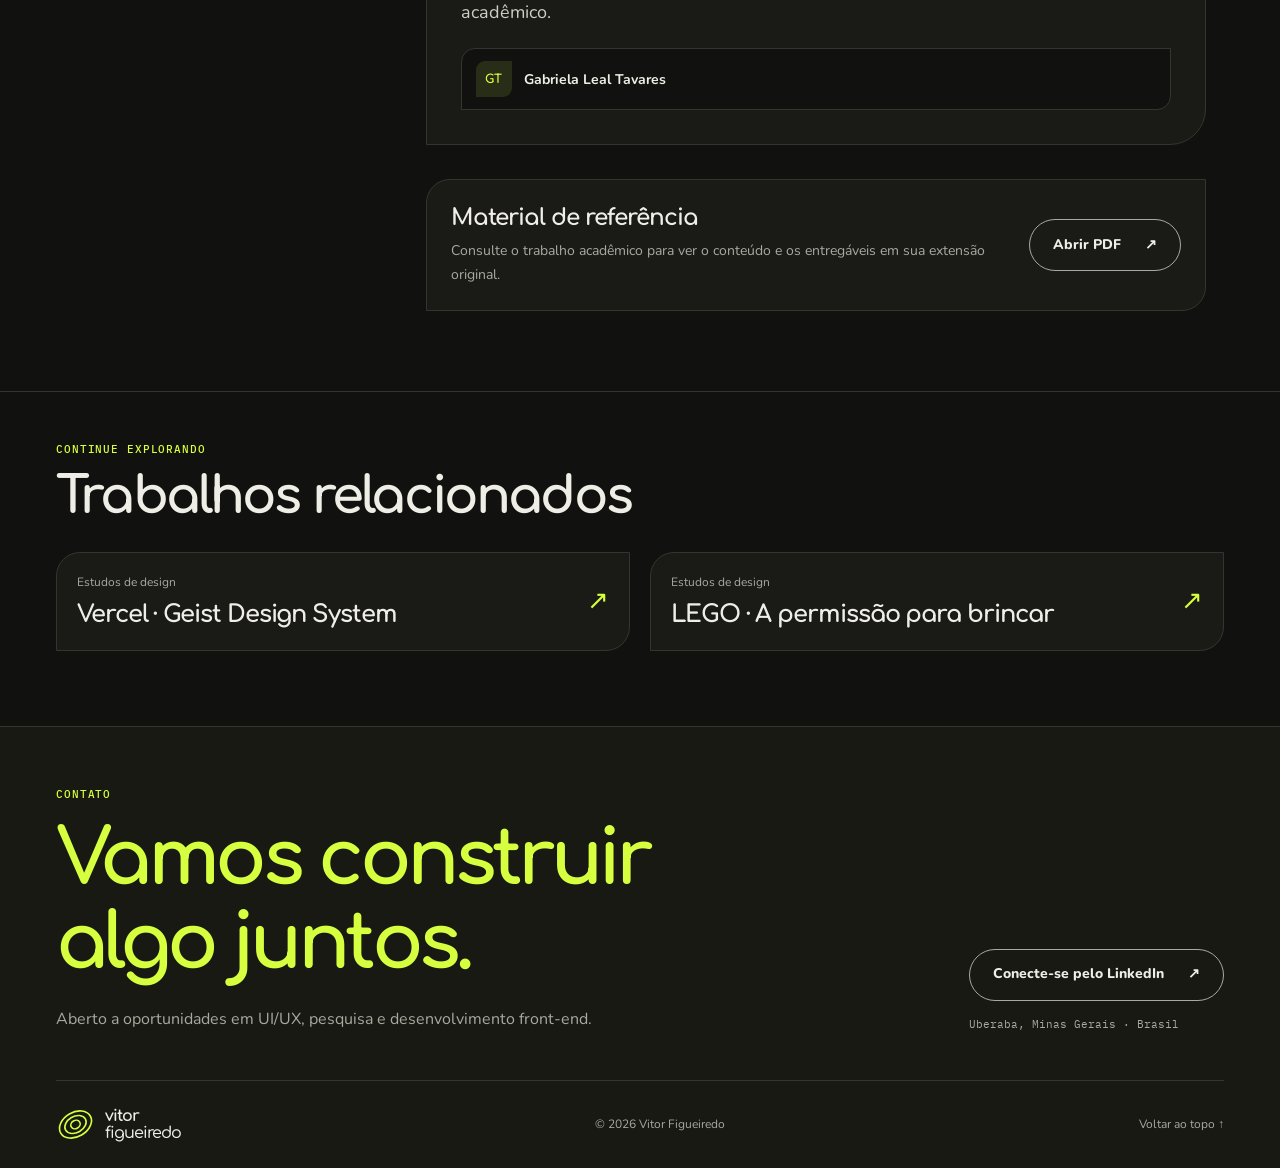
<file: trabalhos/duolingo.html>
<!DOCTYPE html>

<html lang="pt-BR"><head><meta charset="utf-8"/><meta content="width=device-width, initial-scale=1" name="viewport"/><meta content="Uma leitura da interface pela sintática, semântica e pragmática." name="description"/><meta content="#11110f" name="theme-color"/><title>Duolingo · Linguagem visual | Vitor Figueiredo</title><link href="https://fonts.googleapis.com" rel="preconnect"/><link crossorigin="" href="https://fonts.gstatic.com" rel="preconnect"/><link href="https://fonts.googleapis.com/css2?family=Comfortaa:wght@400;500;600;700&amp;family=Nunito:wght@400;500;600;700;800&amp;family=IBM+Plex+Mono:wght@400;500;600&amp;display=swap" rel="stylesheet"/><link href="../assets/style.css" rel="stylesheet"/><script defer="" src="../assets/site.js"></script><meta content="dark" name="color-scheme"/><link href="../assets/favicon.svg" rel="icon" type="image/svg+xml"/></head><body><a class="skip" href="#conteudo">Pular para o conteúdo</a><header class="header"><div class="wrap nav"><a aria-label="Vitor Figueiredo, início" class="logo" href="../index.html#inicio"><svg aria-hidden="true" class="mark" viewbox="0 0 48 48"><g fill="none" stroke="currentColor" stroke-width="2"><ellipse cx="24" cy="24" rx="21" ry="15" transform="rotate(-30 24 24)"></ellipse><ellipse cx="24" cy="24" rx="14" ry="10" transform="rotate(-30 24 24)"></ellipse><ellipse cx="24" cy="24" rx="6" ry="5" transform="rotate(-30 24 24)"></ellipse></g></svg><span class="wordmark">vitor<span>figueiredo</span></span></a><button aria-controls="main-nav" aria-expanded="false" class="menu-toggle" type="button">Menu <span aria-hidden="true">+</span></button><nav aria-label="Navegação principal" id="main-nav"><a href="../index.html#inicio">Início</a><a href="../index.html#trabalhos">Portfólio</a><a data-category-link="cientifica" href="../index.html#pesquisa-cientifica">Pesquisa científica</a><a href="../index.html#sobre">Sobre</a><a class="nav-contact" href="../index.html#contato">Contato <span aria-hidden="true">↗</span></a></nav></div><div aria-hidden="true" class="reading-progress"></div></header><main id="conteudo"><section class="detail-hero dark" id="inicio"><div class="wrap"><a class="back" href="../index.html?categoria=estudos#trabalhos">← Voltar ao portfólio</a><div class="detail-grid"><div><p class="eyebrow light">Estudos de design · 2026</p><p class="status detail-status">Análise de interface em dupla</p><h1>Duolingo · Linguagem visual</h1><p class="detail-sub">Uma leitura da interface pela sintática, semântica e pragmática.</p><div class="tags"><span>Semiótica</span><span>Design visual</span><span>Engajamento</span></div><div class="actions"><a class="button primary" href="../assets/documentos/duolingo.pdf" rel="noopener" target="_blank">Ver material completo (PDF) <span aria-hidden="true">↗</span></a></div></div><div class="detail-cover"><img alt="Prévia do material acadêmico de Duolingo · Linguagem visual" src="../assets/capas/duolingo.webp"/></div></div></div></section><section class="detail-content"><div class="wrap detail-layout"><aside class="detail-sidebar"><p class="eyebrow">Ficha do trabalho</p><dl><dt>Contexto</dt><dd>Pós-graduação em User Experience · Belas Artes</dd><dt>Natureza</dt><dd>Análise de interface em dupla</dd><dt>Autoria</dt><dd>Vitor Figueiredo e equipe · <a class="credit-link" href="#colaboradores">Ver colaboradores</a></dd><dt>Material</dt><dd>PDF · 14 páginas · 4.1 MB</dd></dl><a class="text-link ink" download="" href="../assets/documentos/duolingo.pdf">Baixar PDF ↓</a><nav aria-label="Nesta página" class="story-nav"><p class="eyebrow">Neste trabalho</p><a href="#etapa-1">Objeto de estudo</a><a href="#etapa-2">Abordagem</a><a href="#etapa-3">Reflexão</a><a href="#colaboradores">Colaboradores</a></nav></aside><div class="detail-story"><div class="story-block" id="etapa-1"><h2>Objeto de estudo</h2><p>A organização visual e os mecanismos de engajamento do Duolingo.</p></div><div class="story-block" id="etapa-2"><h2>Abordagem</h2><p>Leitura sintática do grid, da hierarquia e da tipografia; leitura semântica de mascote, sequências e recompensas; leitura pragmática de affordances, feedback e hábito.</p></div><div class="story-block" id="etapa-3"><h2>Reflexão</h2><p>O trabalho identifica uma tensão entre progresso visual e aprendizado: recompensas podem incentivar continuidade, mas não comprovam domínio do idioma.</p></div><section aria-labelledby="collaborators-title" class="collaborators story-block" id="colaboradores"><h2 id="collaborators-title">Colaboradores</h2><p>Trabalho realizado em colaboração. Créditos conforme os nomes indicados no material acadêmico.</p><ul class="collaborator-list"><li><span aria-hidden="true" class="collaborator-mark">GT</span><span>Gabriela Leal Tavares</span></li></ul></section><div class="document-box"><div><h3>Material de referência</h3><p>Consulte o trabalho acadêmico para ver o conteúdo e os entregáveis em sua extensão original.</p></div><a class="button outline" href="../assets/documentos/duolingo.pdf" rel="noopener" target="_blank">Abrir PDF <span aria-hidden="true">↗</span></a></div></div></div></section><section class="related"><div class="wrap"><p class="eyebrow">Continue explorando</p><h2>Trabalhos relacionados</h2><div class="related-grid"><a class="related-link" href="vercel.html"><div><p>Estudos de design</p><h3>Vercel · Geist Design System</h3></div><span aria-hidden="true">↗</span></a><a class="related-link" href="lego.html"><div><p>Estudos de design</p><h3>LEGO · A permissão para brincar</h3></div><span aria-hidden="true">↗</span></a></div></div></section></main><footer class="dark footer" id="contato"><div class="wrap"><div class="footer-main"><div><p class="eyebrow light">Contato</p><h2>Vamos construir<br/>algo juntos.</h2><p>Aberto a oportunidades em UI/UX, pesquisa e desenvolvimento front-end.</p></div><div class="footer-links"><a class="button paper" href="https://www.linkedin.com/in/vitor-figueired0/" rel="noopener noreferrer" target="_blank">Conecte-se pelo LinkedIn <span aria-hidden="true">↗</span></a><span>Uberaba, Minas Gerais · Brasil</span></div></div><div class="footer-bottom"><a class="logo" href="../index.html#inicio"><svg aria-hidden="true" class="mark" viewbox="0 0 48 48"><g fill="none" stroke="currentColor" stroke-width="2"><ellipse cx="24" cy="24" rx="21" ry="15" transform="rotate(-30 24 24)"></ellipse><ellipse cx="24" cy="24" rx="14" ry="10" transform="rotate(-30 24 24)"></ellipse><ellipse cx="24" cy="24" rx="6" ry="5" transform="rotate(-30 24 24)"></ellipse></g></svg><span class="wordmark">vitor<span>figueiredo</span></span></a><span>© 2026 Vitor Figueiredo</span><a href="#inicio">Voltar ao topo ↑</a></div></div></footer></body></html>
</file>
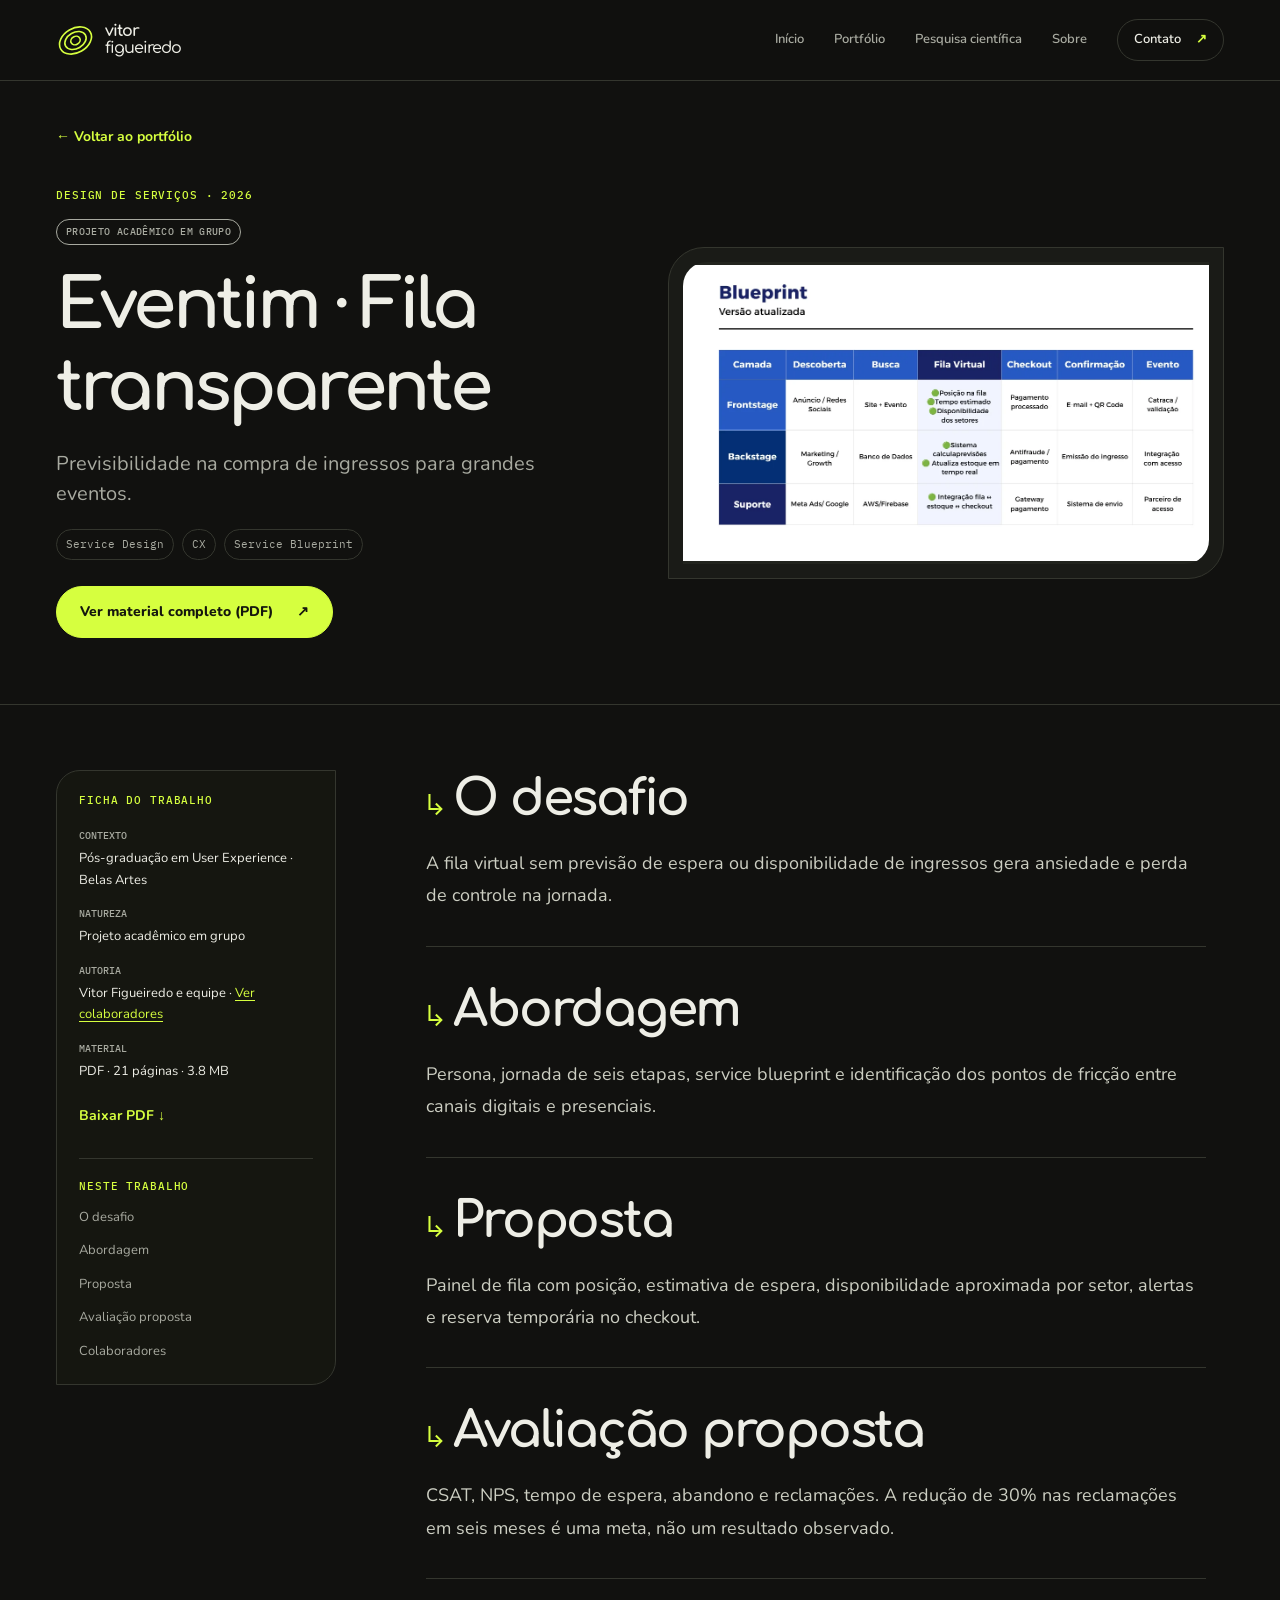
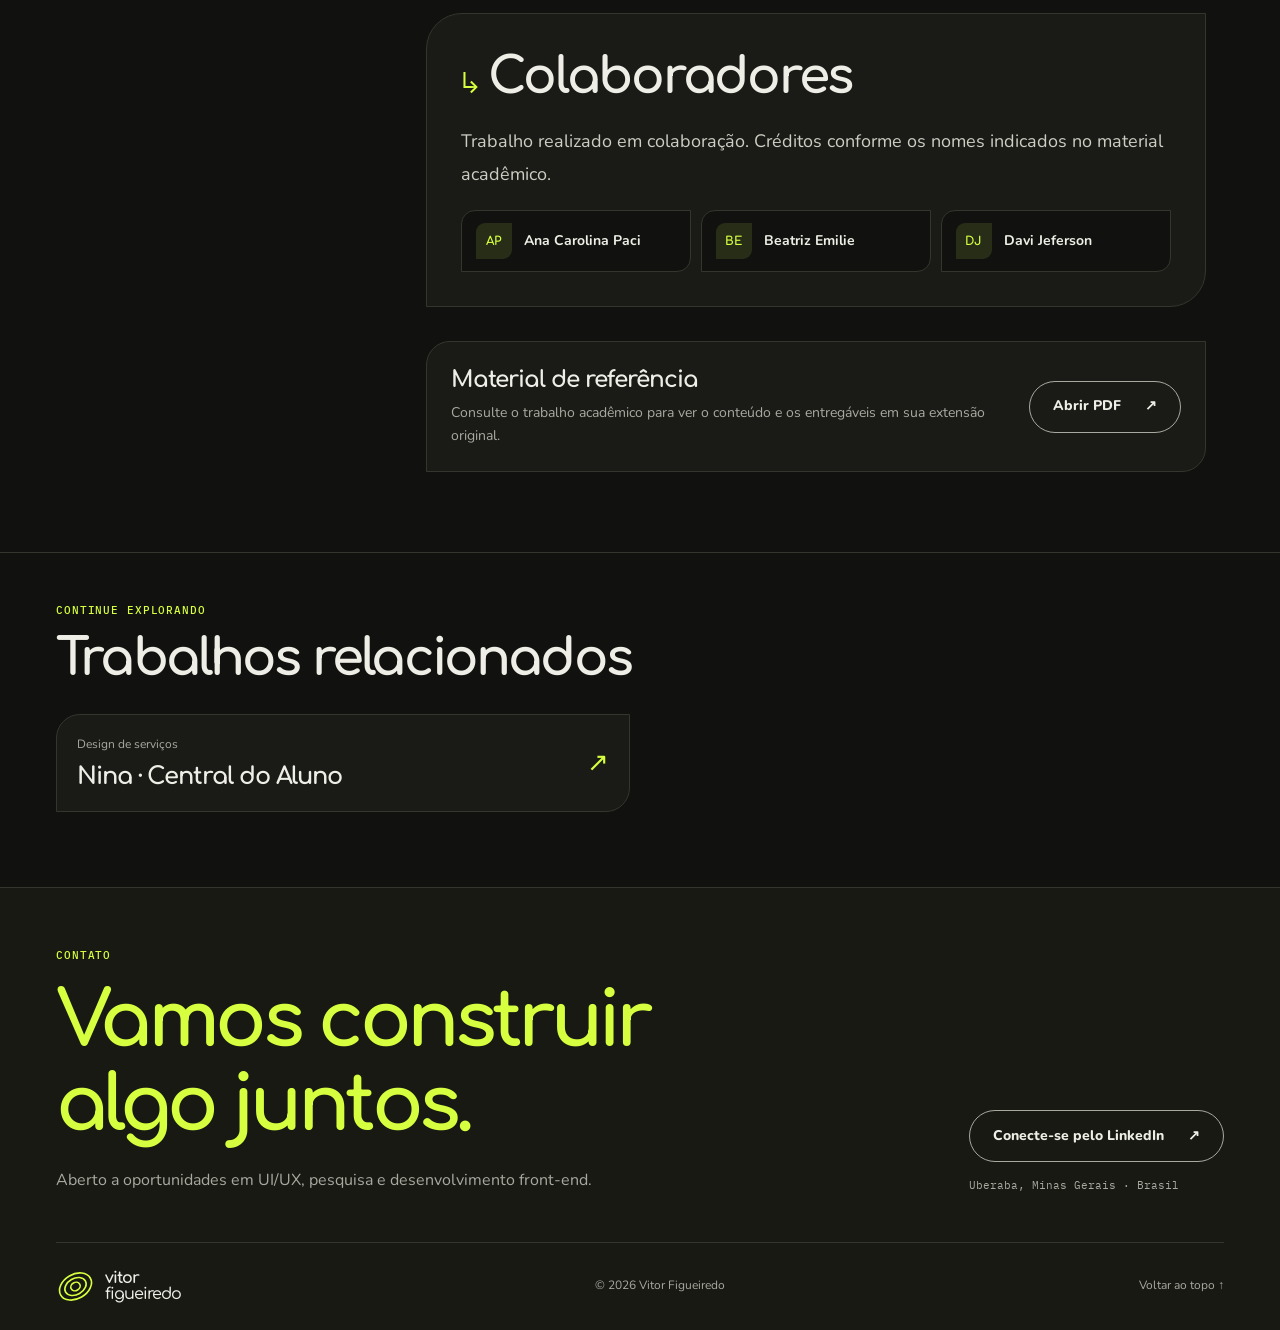
<file: trabalhos/eventim.html>
<!DOCTYPE html>

<html lang="pt-BR"><head><meta charset="utf-8"/><meta content="width=device-width, initial-scale=1" name="viewport"/><meta content="Previsibilidade na compra de ingressos para grandes eventos." name="description"/><meta content="#11110f" name="theme-color"/><title>Eventim · Fila transparente | Vitor Figueiredo</title><link href="https://fonts.googleapis.com" rel="preconnect"/><link crossorigin="" href="https://fonts.gstatic.com" rel="preconnect"/><link href="https://fonts.googleapis.com/css2?family=Comfortaa:wght@400;500;600;700&amp;family=Nunito:wght@400;500;600;700;800&amp;family=IBM+Plex+Mono:wght@400;500;600&amp;display=swap" rel="stylesheet"/><link href="../assets/style.css" rel="stylesheet"/><script defer="" src="../assets/site.js"></script><meta content="dark" name="color-scheme"/><link href="../assets/favicon.svg" rel="icon" type="image/svg+xml"/></head><body><a class="skip" href="#conteudo">Pular para o conteúdo</a><header class="header"><div class="wrap nav"><a aria-label="Vitor Figueiredo, início" class="logo" href="../index.html#inicio"><svg aria-hidden="true" class="mark" viewbox="0 0 48 48"><g fill="none" stroke="currentColor" stroke-width="2"><ellipse cx="24" cy="24" rx="21" ry="15" transform="rotate(-30 24 24)"></ellipse><ellipse cx="24" cy="24" rx="14" ry="10" transform="rotate(-30 24 24)"></ellipse><ellipse cx="24" cy="24" rx="6" ry="5" transform="rotate(-30 24 24)"></ellipse></g></svg><span class="wordmark">vitor<span>figueiredo</span></span></a><button aria-controls="main-nav" aria-expanded="false" class="menu-toggle" type="button">Menu <span aria-hidden="true">+</span></button><nav aria-label="Navegação principal" id="main-nav"><a href="../index.html#inicio">Início</a><a href="../index.html#trabalhos">Portfólio</a><a data-category-link="cientifica" href="../index.html#pesquisa-cientifica">Pesquisa científica</a><a href="../index.html#sobre">Sobre</a><a class="nav-contact" href="../index.html#contato">Contato <span aria-hidden="true">↗</span></a></nav></div><div aria-hidden="true" class="reading-progress"></div></header><main id="conteudo"><section class="detail-hero dark" id="inicio"><div class="wrap"><a class="back" href="../index.html?categoria=servicos#trabalhos">← Voltar ao portfólio</a><div class="detail-grid"><div><p class="eyebrow light">Design de serviços · 2026</p><p class="status detail-status">Projeto acadêmico em grupo</p><h1>Eventim · Fila transparente</h1><p class="detail-sub">Previsibilidade na compra de ingressos para grandes eventos.</p><div class="tags"><span>Service Design</span><span>CX</span><span>Service Blueprint</span></div><div class="actions"><a class="button primary" href="../assets/documentos/eventim.pdf" rel="noopener" target="_blank">Ver material completo (PDF) <span aria-hidden="true">↗</span></a></div></div><div class="detail-cover"><img alt="Prévia do material acadêmico de Eventim · Fila transparente" src="../assets/capas/eventim.webp"/></div></div></div></section><section class="detail-content"><div class="wrap detail-layout"><aside class="detail-sidebar"><p class="eyebrow">Ficha do trabalho</p><dl><dt>Contexto</dt><dd>Pós-graduação em User Experience · Belas Artes</dd><dt>Natureza</dt><dd>Projeto acadêmico em grupo</dd><dt>Autoria</dt><dd>Vitor Figueiredo e equipe · <a class="credit-link" href="#colaboradores">Ver colaboradores</a></dd><dt>Material</dt><dd>PDF · 21 páginas · 3.8 MB</dd></dl><a class="text-link ink" download="" href="../assets/documentos/eventim.pdf">Baixar PDF ↓</a><nav aria-label="Nesta página" class="story-nav"><p class="eyebrow">Neste trabalho</p><a href="#etapa-1">O desafio</a><a href="#etapa-2">Abordagem</a><a href="#etapa-3">Proposta</a><a href="#etapa-4">Avaliação proposta</a><a href="#colaboradores">Colaboradores</a></nav></aside><div class="detail-story"><div class="story-block" id="etapa-1"><h2>O desafio</h2><p>A fila virtual sem previsão de espera ou disponibilidade de ingressos gera ansiedade e perda de controle na jornada.</p></div><div class="story-block" id="etapa-2"><h2>Abordagem</h2><p>Persona, jornada de seis etapas, service blueprint e identificação dos pontos de fricção entre canais digitais e presenciais.</p></div><div class="story-block" id="etapa-3"><h2>Proposta</h2><p>Painel de fila com posição, estimativa de espera, disponibilidade aproximada por setor, alertas e reserva temporária no checkout.</p></div><div class="story-block" id="etapa-4"><h2>Avaliação proposta</h2><p>CSAT, NPS, tempo de espera, abandono e reclamações. A redução de 30% nas reclamações em seis meses é uma meta, não um resultado observado.</p></div><section aria-labelledby="collaborators-title" class="collaborators story-block" id="colaboradores"><h2 id="collaborators-title">Colaboradores</h2><p>Trabalho realizado em colaboração. Créditos conforme os nomes indicados no material acadêmico.</p><ul class="collaborator-list"><li><span aria-hidden="true" class="collaborator-mark">AP</span><span>Ana Carolina Paci</span></li><li><span aria-hidden="true" class="collaborator-mark">BE</span><span>Beatriz Emilie</span></li><li><span aria-hidden="true" class="collaborator-mark">DJ</span><span>Davi Jeferson</span></li></ul></section><div class="document-box"><div><h3>Material de referência</h3><p>Consulte o trabalho acadêmico para ver o conteúdo e os entregáveis em sua extensão original.</p></div><a class="button outline" href="../assets/documentos/eventim.pdf" rel="noopener" target="_blank">Abrir PDF <span aria-hidden="true">↗</span></a></div></div></div></section><section class="related"><div class="wrap"><p class="eyebrow">Continue explorando</p><h2>Trabalhos relacionados</h2><div class="related-grid"><a class="related-link" href="nina.html"><div><p>Design de serviços</p><h3>Nina · Central do Aluno</h3></div><span aria-hidden="true">↗</span></a></div></div></section></main><footer class="dark footer" id="contato"><div class="wrap"><div class="footer-main"><div><p class="eyebrow light">Contato</p><h2>Vamos construir<br/>algo juntos.</h2><p>Aberto a oportunidades em UI/UX, pesquisa e desenvolvimento front-end.</p></div><div class="footer-links"><a class="button paper" href="https://www.linkedin.com/in/vitor-figueired0/" rel="noopener noreferrer" target="_blank">Conecte-se pelo LinkedIn <span aria-hidden="true">↗</span></a><span>Uberaba, Minas Gerais · Brasil</span></div></div><div class="footer-bottom"><a class="logo" href="../index.html#inicio"><svg aria-hidden="true" class="mark" viewbox="0 0 48 48"><g fill="none" stroke="currentColor" stroke-width="2"><ellipse cx="24" cy="24" rx="21" ry="15" transform="rotate(-30 24 24)"></ellipse><ellipse cx="24" cy="24" rx="14" ry="10" transform="rotate(-30 24 24)"></ellipse><ellipse cx="24" cy="24" rx="6" ry="5" transform="rotate(-30 24 24)"></ellipse></g></svg><span class="wordmark">vitor<span>figueiredo</span></span></a><span>© 2026 Vitor Figueiredo</span><a href="#inicio">Voltar ao topo ↑</a></div></div></footer></body></html>
</file>
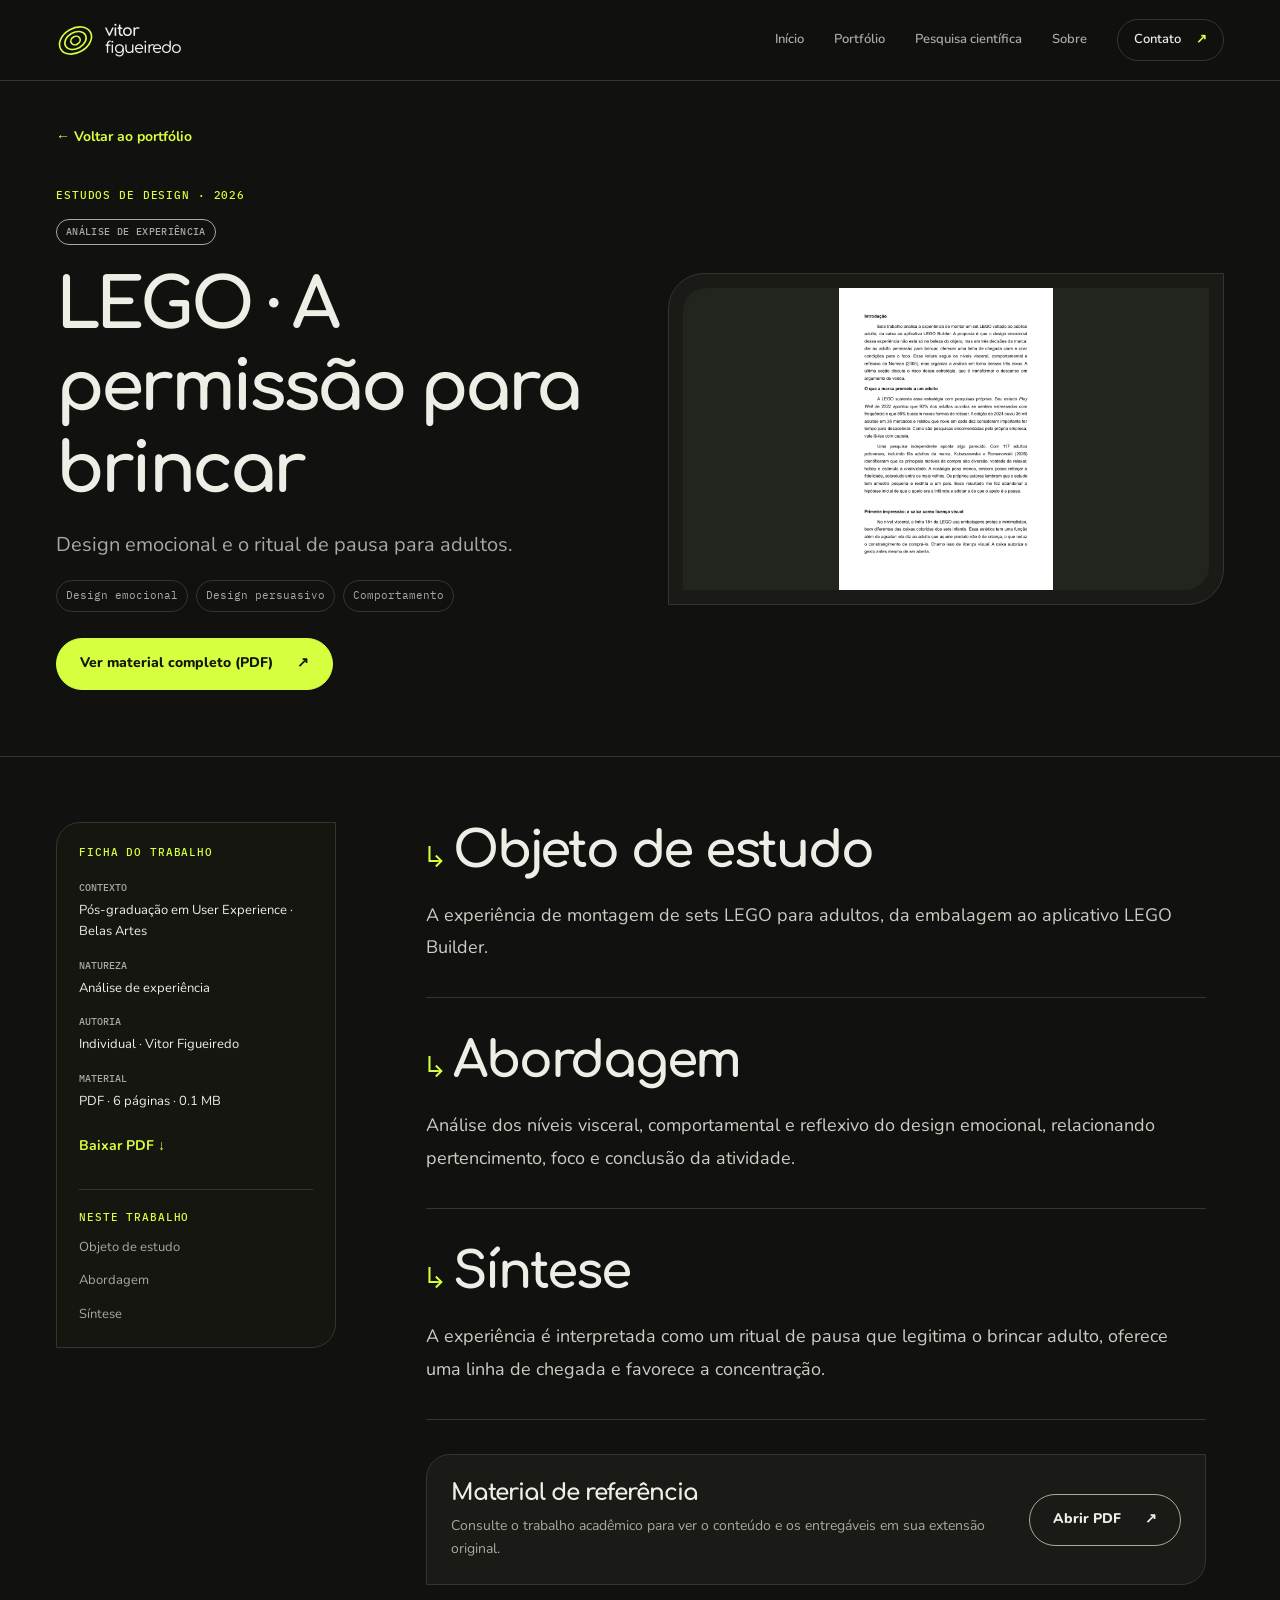
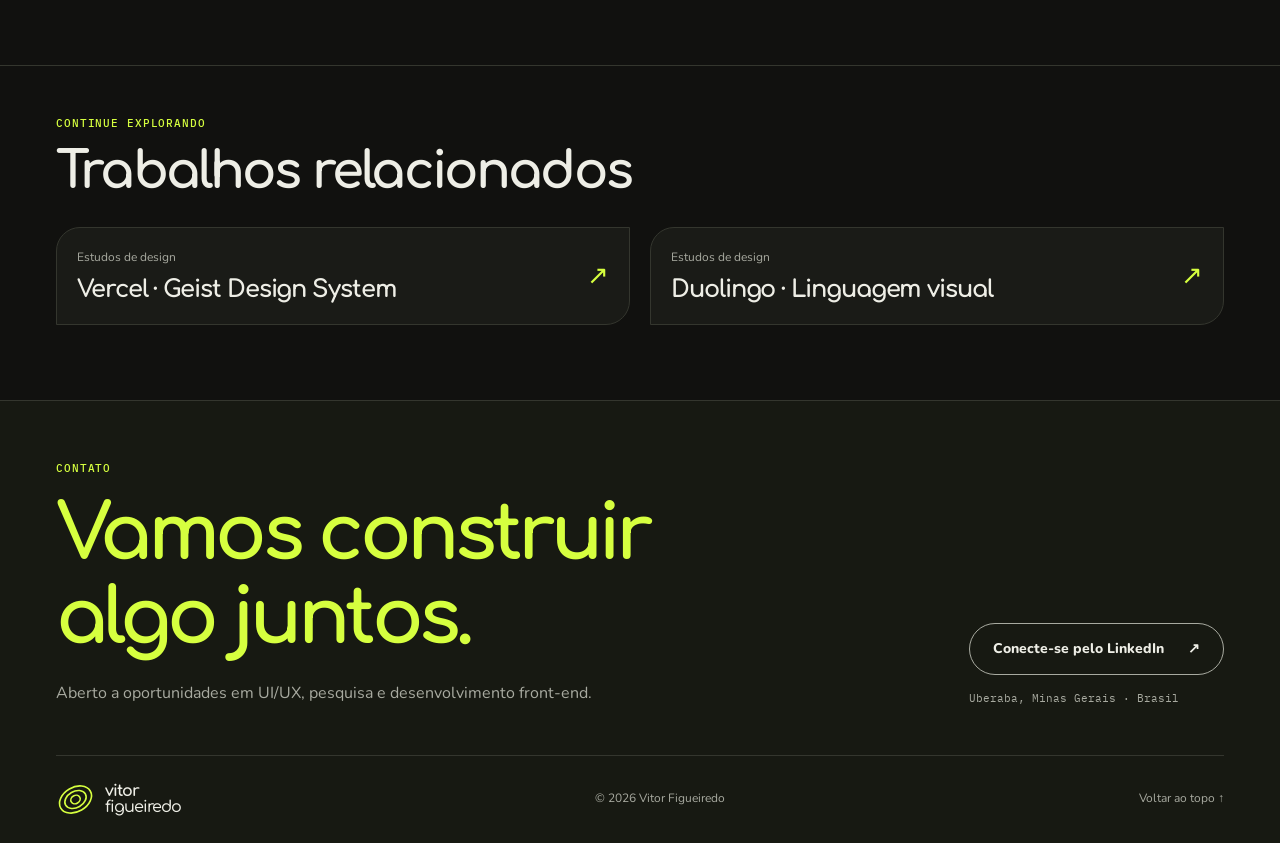
<file: trabalhos/lego.html>
<!DOCTYPE html>

<html lang="pt-BR"><head><meta charset="utf-8"/><meta content="width=device-width, initial-scale=1" name="viewport"/><meta content="Design emocional e o ritual de pausa para adultos." name="description"/><meta content="#11110f" name="theme-color"/><title>LEGO · A permissão para brincar | Vitor Figueiredo</title><link href="https://fonts.googleapis.com" rel="preconnect"/><link crossorigin="" href="https://fonts.gstatic.com" rel="preconnect"/><link href="https://fonts.googleapis.com/css2?family=Comfortaa:wght@400;500;600;700&amp;family=Nunito:wght@400;500;600;700;800&amp;family=IBM+Plex+Mono:wght@400;500;600&amp;display=swap" rel="stylesheet"/><link href="../assets/style.css" rel="stylesheet"/><script defer="" src="../assets/site.js"></script><meta content="dark" name="color-scheme"/><link href="../assets/favicon.svg" rel="icon" type="image/svg+xml"/></head><body><a class="skip" href="#conteudo">Pular para o conteúdo</a><header class="header"><div class="wrap nav"><a aria-label="Vitor Figueiredo, início" class="logo" href="../index.html#inicio"><svg aria-hidden="true" class="mark" viewbox="0 0 48 48"><g fill="none" stroke="currentColor" stroke-width="2"><ellipse cx="24" cy="24" rx="21" ry="15" transform="rotate(-30 24 24)"></ellipse><ellipse cx="24" cy="24" rx="14" ry="10" transform="rotate(-30 24 24)"></ellipse><ellipse cx="24" cy="24" rx="6" ry="5" transform="rotate(-30 24 24)"></ellipse></g></svg><span class="wordmark">vitor<span>figueiredo</span></span></a><button aria-controls="main-nav" aria-expanded="false" class="menu-toggle" type="button">Menu <span aria-hidden="true">+</span></button><nav aria-label="Navegação principal" id="main-nav"><a href="../index.html#inicio">Início</a><a href="../index.html#trabalhos">Portfólio</a><a data-category-link="cientifica" href="../index.html#pesquisa-cientifica">Pesquisa científica</a><a href="../index.html#sobre">Sobre</a><a class="nav-contact" href="../index.html#contato">Contato <span aria-hidden="true">↗</span></a></nav></div><div aria-hidden="true" class="reading-progress"></div></header><main id="conteudo"><section class="detail-hero dark" id="inicio"><div class="wrap"><a class="back" href="../index.html?categoria=estudos#trabalhos">← Voltar ao portfólio</a><div class="detail-grid"><div><p class="eyebrow light">Estudos de design · 2026</p><p class="status detail-status">Análise de experiência</p><h1>LEGO · A permissão para brincar</h1><p class="detail-sub">Design emocional e o ritual de pausa para adultos.</p><div class="tags"><span>Design emocional</span><span>Design persuasivo</span><span>Comportamento</span></div><div class="actions"><a class="button primary" href="../assets/documentos/lego.pdf" rel="noopener" target="_blank">Ver material completo (PDF) <span aria-hidden="true">↗</span></a></div></div><div class="detail-cover"><img alt="Prévia do material acadêmico de LEGO · A permissão para brincar" src="../assets/capas/lego.webp"/></div></div></div></section><section class="detail-content"><div class="wrap detail-layout"><aside class="detail-sidebar"><p class="eyebrow">Ficha do trabalho</p><dl><dt>Contexto</dt><dd>Pós-graduação em User Experience · Belas Artes</dd><dt>Natureza</dt><dd>Análise de experiência</dd><dt>Autoria</dt><dd>Individual · Vitor Figueiredo</dd><dt>Material</dt><dd>PDF · 6 páginas · 0.1 MB</dd></dl><a class="text-link ink" download="" href="../assets/documentos/lego.pdf">Baixar PDF ↓</a><nav aria-label="Nesta página" class="story-nav"><p class="eyebrow">Neste trabalho</p><a href="#etapa-1">Objeto de estudo</a><a href="#etapa-2">Abordagem</a><a href="#etapa-3">Síntese</a></nav></aside><div class="detail-story"><div class="story-block" id="etapa-1"><h2>Objeto de estudo</h2><p>A experiência de montagem de sets LEGO para adultos, da embalagem ao aplicativo LEGO Builder.</p></div><div class="story-block" id="etapa-2"><h2>Abordagem</h2><p>Análise dos níveis visceral, comportamental e reflexivo do design emocional, relacionando pertencimento, foco e conclusão da atividade.</p></div><div class="story-block" id="etapa-3"><h2>Síntese</h2><p>A experiência é interpretada como um ritual de pausa que legitima o brincar adulto, oferece uma linha de chegada e favorece a concentração.</p></div><div class="document-box"><div><h3>Material de referência</h3><p>Consulte o trabalho acadêmico para ver o conteúdo e os entregáveis em sua extensão original.</p></div><a class="button outline" href="../assets/documentos/lego.pdf" rel="noopener" target="_blank">Abrir PDF <span aria-hidden="true">↗</span></a></div></div></div></section><section class="related"><div class="wrap"><p class="eyebrow">Continue explorando</p><h2>Trabalhos relacionados</h2><div class="related-grid"><a class="related-link" href="vercel.html"><div><p>Estudos de design</p><h3>Vercel · Geist Design System</h3></div><span aria-hidden="true">↗</span></a><a class="related-link" href="duolingo.html"><div><p>Estudos de design</p><h3>Duolingo · Linguagem visual</h3></div><span aria-hidden="true">↗</span></a></div></div></section></main><footer class="dark footer" id="contato"><div class="wrap"><div class="footer-main"><div><p class="eyebrow light">Contato</p><h2>Vamos construir<br/>algo juntos.</h2><p>Aberto a oportunidades em UI/UX, pesquisa e desenvolvimento front-end.</p></div><div class="footer-links"><a class="button paper" href="https://www.linkedin.com/in/vitor-figueired0/" rel="noopener noreferrer" target="_blank">Conecte-se pelo LinkedIn <span aria-hidden="true">↗</span></a><span>Uberaba, Minas Gerais · Brasil</span></div></div><div class="footer-bottom"><a class="logo" href="../index.html#inicio"><svg aria-hidden="true" class="mark" viewbox="0 0 48 48"><g fill="none" stroke="currentColor" stroke-width="2"><ellipse cx="24" cy="24" rx="21" ry="15" transform="rotate(-30 24 24)"></ellipse><ellipse cx="24" cy="24" rx="14" ry="10" transform="rotate(-30 24 24)"></ellipse><ellipse cx="24" cy="24" rx="6" ry="5" transform="rotate(-30 24 24)"></ellipse></g></svg><span class="wordmark">vitor<span>figueiredo</span></span></a><span>© 2026 Vitor Figueiredo</span><a href="#inicio">Voltar ao topo ↑</a></div></div></footer></body></html>
</file>
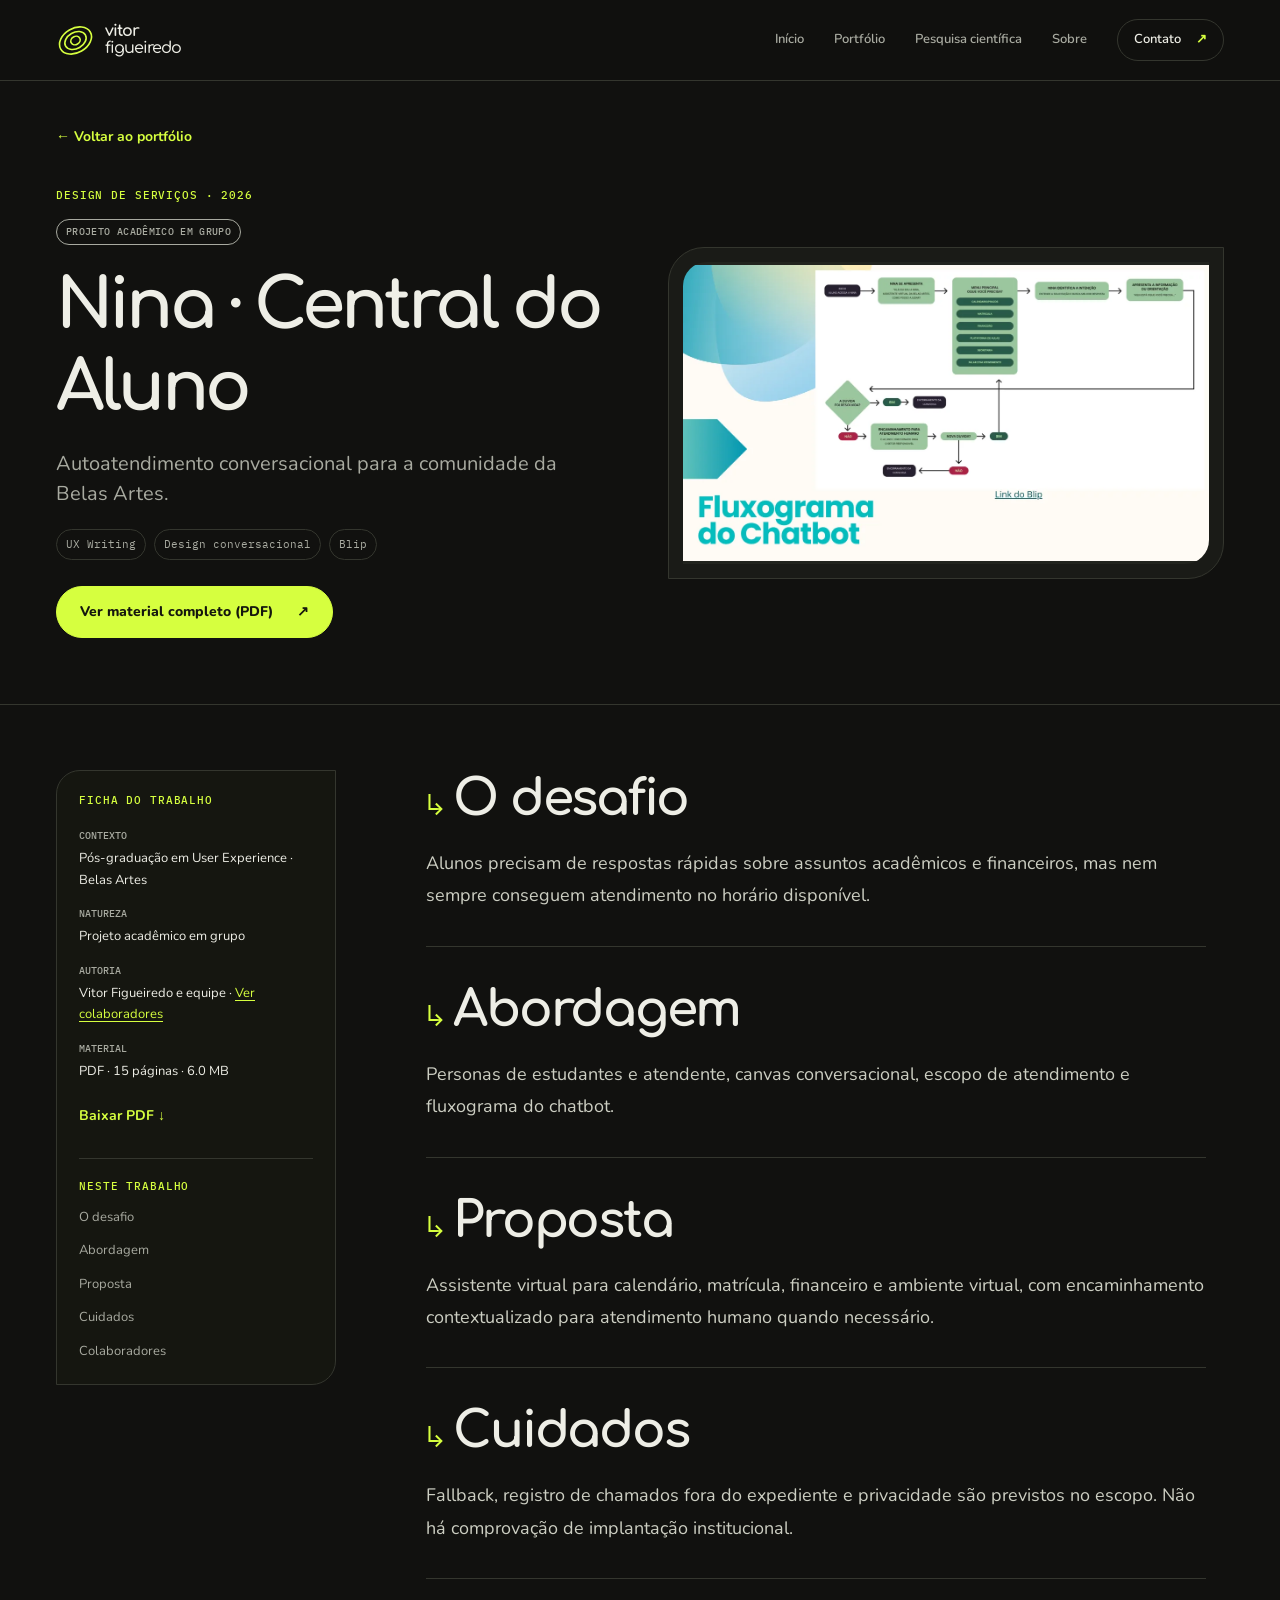
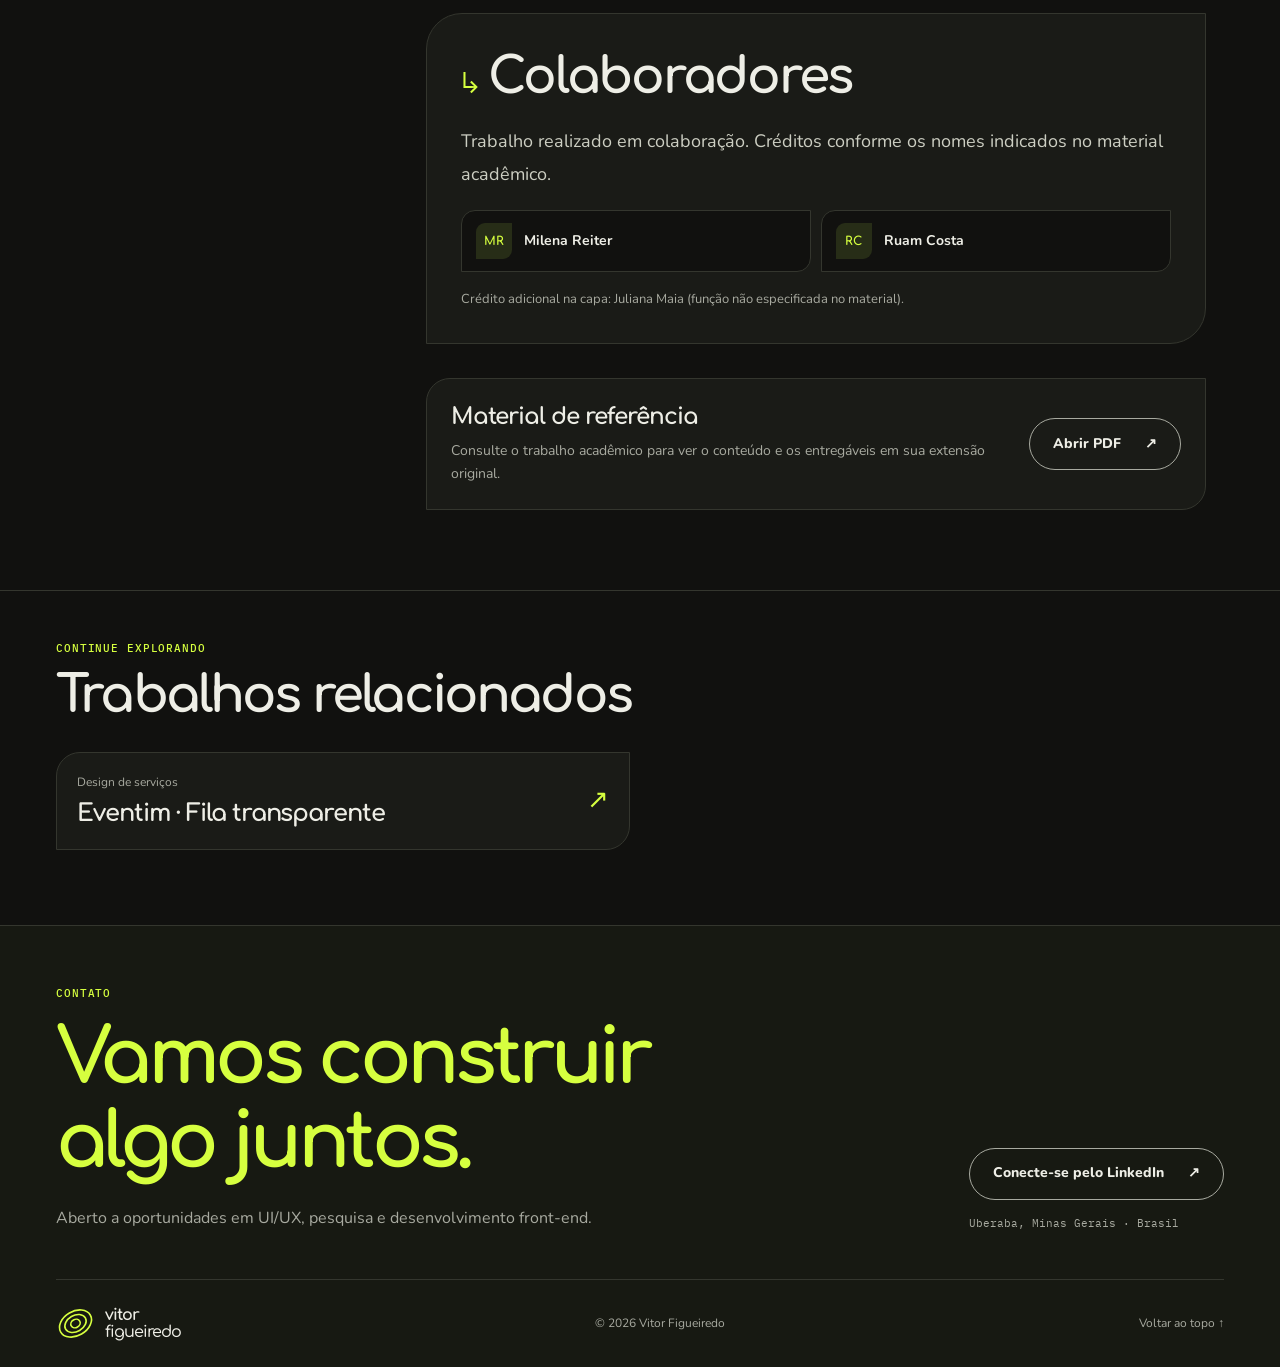
<file: trabalhos/nina.html>
<!DOCTYPE html>

<html lang="pt-BR"><head><meta charset="utf-8"/><meta content="width=device-width, initial-scale=1" name="viewport"/><meta content="Autoatendimento conversacional para a comunidade da Belas Artes." name="description"/><meta content="#11110f" name="theme-color"/><title>Nina · Central do Aluno | Vitor Figueiredo</title><link href="https://fonts.googleapis.com" rel="preconnect"/><link crossorigin="" href="https://fonts.gstatic.com" rel="preconnect"/><link href="https://fonts.googleapis.com/css2?family=Comfortaa:wght@400;500;600;700&amp;family=Nunito:wght@400;500;600;700;800&amp;family=IBM+Plex+Mono:wght@400;500;600&amp;display=swap" rel="stylesheet"/><link href="../assets/style.css" rel="stylesheet"/><script defer="" src="../assets/site.js"></script><meta content="dark" name="color-scheme"/><link href="../assets/favicon.svg" rel="icon" type="image/svg+xml"/></head><body><a class="skip" href="#conteudo">Pular para o conteúdo</a><header class="header"><div class="wrap nav"><a aria-label="Vitor Figueiredo, início" class="logo" href="../index.html#inicio"><svg aria-hidden="true" class="mark" viewbox="0 0 48 48"><g fill="none" stroke="currentColor" stroke-width="2"><ellipse cx="24" cy="24" rx="21" ry="15" transform="rotate(-30 24 24)"></ellipse><ellipse cx="24" cy="24" rx="14" ry="10" transform="rotate(-30 24 24)"></ellipse><ellipse cx="24" cy="24" rx="6" ry="5" transform="rotate(-30 24 24)"></ellipse></g></svg><span class="wordmark">vitor<span>figueiredo</span></span></a><button aria-controls="main-nav" aria-expanded="false" class="menu-toggle" type="button">Menu <span aria-hidden="true">+</span></button><nav aria-label="Navegação principal" id="main-nav"><a href="../index.html#inicio">Início</a><a href="../index.html#trabalhos">Portfólio</a><a data-category-link="cientifica" href="../index.html#pesquisa-cientifica">Pesquisa científica</a><a href="../index.html#sobre">Sobre</a><a class="nav-contact" href="../index.html#contato">Contato <span aria-hidden="true">↗</span></a></nav></div><div aria-hidden="true" class="reading-progress"></div></header><main id="conteudo"><section class="detail-hero dark" id="inicio"><div class="wrap"><a class="back" href="../index.html?categoria=servicos#trabalhos">← Voltar ao portfólio</a><div class="detail-grid"><div><p class="eyebrow light">Design de serviços · 2026</p><p class="status detail-status">Projeto acadêmico em grupo</p><h1>Nina · Central do Aluno</h1><p class="detail-sub">Autoatendimento conversacional para a comunidade da Belas Artes.</p><div class="tags"><span>UX Writing</span><span>Design conversacional</span><span>Blip</span></div><div class="actions"><a class="button primary" href="../assets/documentos/nina.pdf" rel="noopener" target="_blank">Ver material completo (PDF) <span aria-hidden="true">↗</span></a></div></div><div class="detail-cover"><img alt="Prévia do material acadêmico de Nina · Central do Aluno" src="../assets/capas/nina.webp"/></div></div></div></section><section class="detail-content"><div class="wrap detail-layout"><aside class="detail-sidebar"><p class="eyebrow">Ficha do trabalho</p><dl><dt>Contexto</dt><dd>Pós-graduação em User Experience · Belas Artes</dd><dt>Natureza</dt><dd>Projeto acadêmico em grupo</dd><dt>Autoria</dt><dd>Vitor Figueiredo e equipe · <a class="credit-link" href="#colaboradores">Ver colaboradores</a></dd><dt>Material</dt><dd>PDF · 15 páginas · 6.0 MB</dd></dl><a class="text-link ink" download="" href="../assets/documentos/nina.pdf">Baixar PDF ↓</a><nav aria-label="Nesta página" class="story-nav"><p class="eyebrow">Neste trabalho</p><a href="#etapa-1">O desafio</a><a href="#etapa-2">Abordagem</a><a href="#etapa-3">Proposta</a><a href="#etapa-4">Cuidados</a><a href="#colaboradores">Colaboradores</a></nav></aside><div class="detail-story"><div class="story-block" id="etapa-1"><h2>O desafio</h2><p>Alunos precisam de respostas rápidas sobre assuntos acadêmicos e financeiros, mas nem sempre conseguem atendimento no horário disponível.</p></div><div class="story-block" id="etapa-2"><h2>Abordagem</h2><p>Personas de estudantes e atendente, canvas conversacional, escopo de atendimento e fluxograma do chatbot.</p></div><div class="story-block" id="etapa-3"><h2>Proposta</h2><p>Assistente virtual para calendário, matrícula, financeiro e ambiente virtual, com encaminhamento contextualizado para atendimento humano quando necessário.</p></div><div class="story-block" id="etapa-4"><h2>Cuidados</h2><p>Fallback, registro de chamados fora do expediente e privacidade são previstos no escopo. Não há comprovação de implantação institucional.</p></div><section aria-labelledby="collaborators-title" class="collaborators story-block" id="colaboradores"><h2 id="collaborators-title">Colaboradores</h2><p>Trabalho realizado em colaboração. Créditos conforme os nomes indicados no material acadêmico.</p><ul class="collaborator-list"><li><span aria-hidden="true" class="collaborator-mark">MR</span><span>Milena Reiter</span></li><li><span aria-hidden="true" class="collaborator-mark">RC</span><span>Ruam Costa</span></li></ul><p class="credit-note">Crédito adicional na capa: Juliana Maia (função não especificada no material).</p></section><div class="document-box"><div><h3>Material de referência</h3><p>Consulte o trabalho acadêmico para ver o conteúdo e os entregáveis em sua extensão original.</p></div><a class="button outline" href="../assets/documentos/nina.pdf" rel="noopener" target="_blank">Abrir PDF <span aria-hidden="true">↗</span></a></div></div></div></section><section class="related"><div class="wrap"><p class="eyebrow">Continue explorando</p><h2>Trabalhos relacionados</h2><div class="related-grid"><a class="related-link" href="eventim.html"><div><p>Design de serviços</p><h3>Eventim · Fila transparente</h3></div><span aria-hidden="true">↗</span></a></div></div></section></main><footer class="dark footer" id="contato"><div class="wrap"><div class="footer-main"><div><p class="eyebrow light">Contato</p><h2>Vamos construir<br/>algo juntos.</h2><p>Aberto a oportunidades em UI/UX, pesquisa e desenvolvimento front-end.</p></div><div class="footer-links"><a class="button paper" href="https://www.linkedin.com/in/vitor-figueired0/" rel="noopener noreferrer" target="_blank">Conecte-se pelo LinkedIn <span aria-hidden="true">↗</span></a><span>Uberaba, Minas Gerais · Brasil</span></div></div><div class="footer-bottom"><a class="logo" href="../index.html#inicio"><svg aria-hidden="true" class="mark" viewbox="0 0 48 48"><g fill="none" stroke="currentColor" stroke-width="2"><ellipse cx="24" cy="24" rx="21" ry="15" transform="rotate(-30 24 24)"></ellipse><ellipse cx="24" cy="24" rx="14" ry="10" transform="rotate(-30 24 24)"></ellipse><ellipse cx="24" cy="24" rx="6" ry="5" transform="rotate(-30 24 24)"></ellipse></g></svg><span class="wordmark">vitor<span>figueiredo</span></span></a><span>© 2026 Vitor Figueiredo</span><a href="#inicio">Voltar ao topo ↑</a></div></div></footer></body></html>
</file>
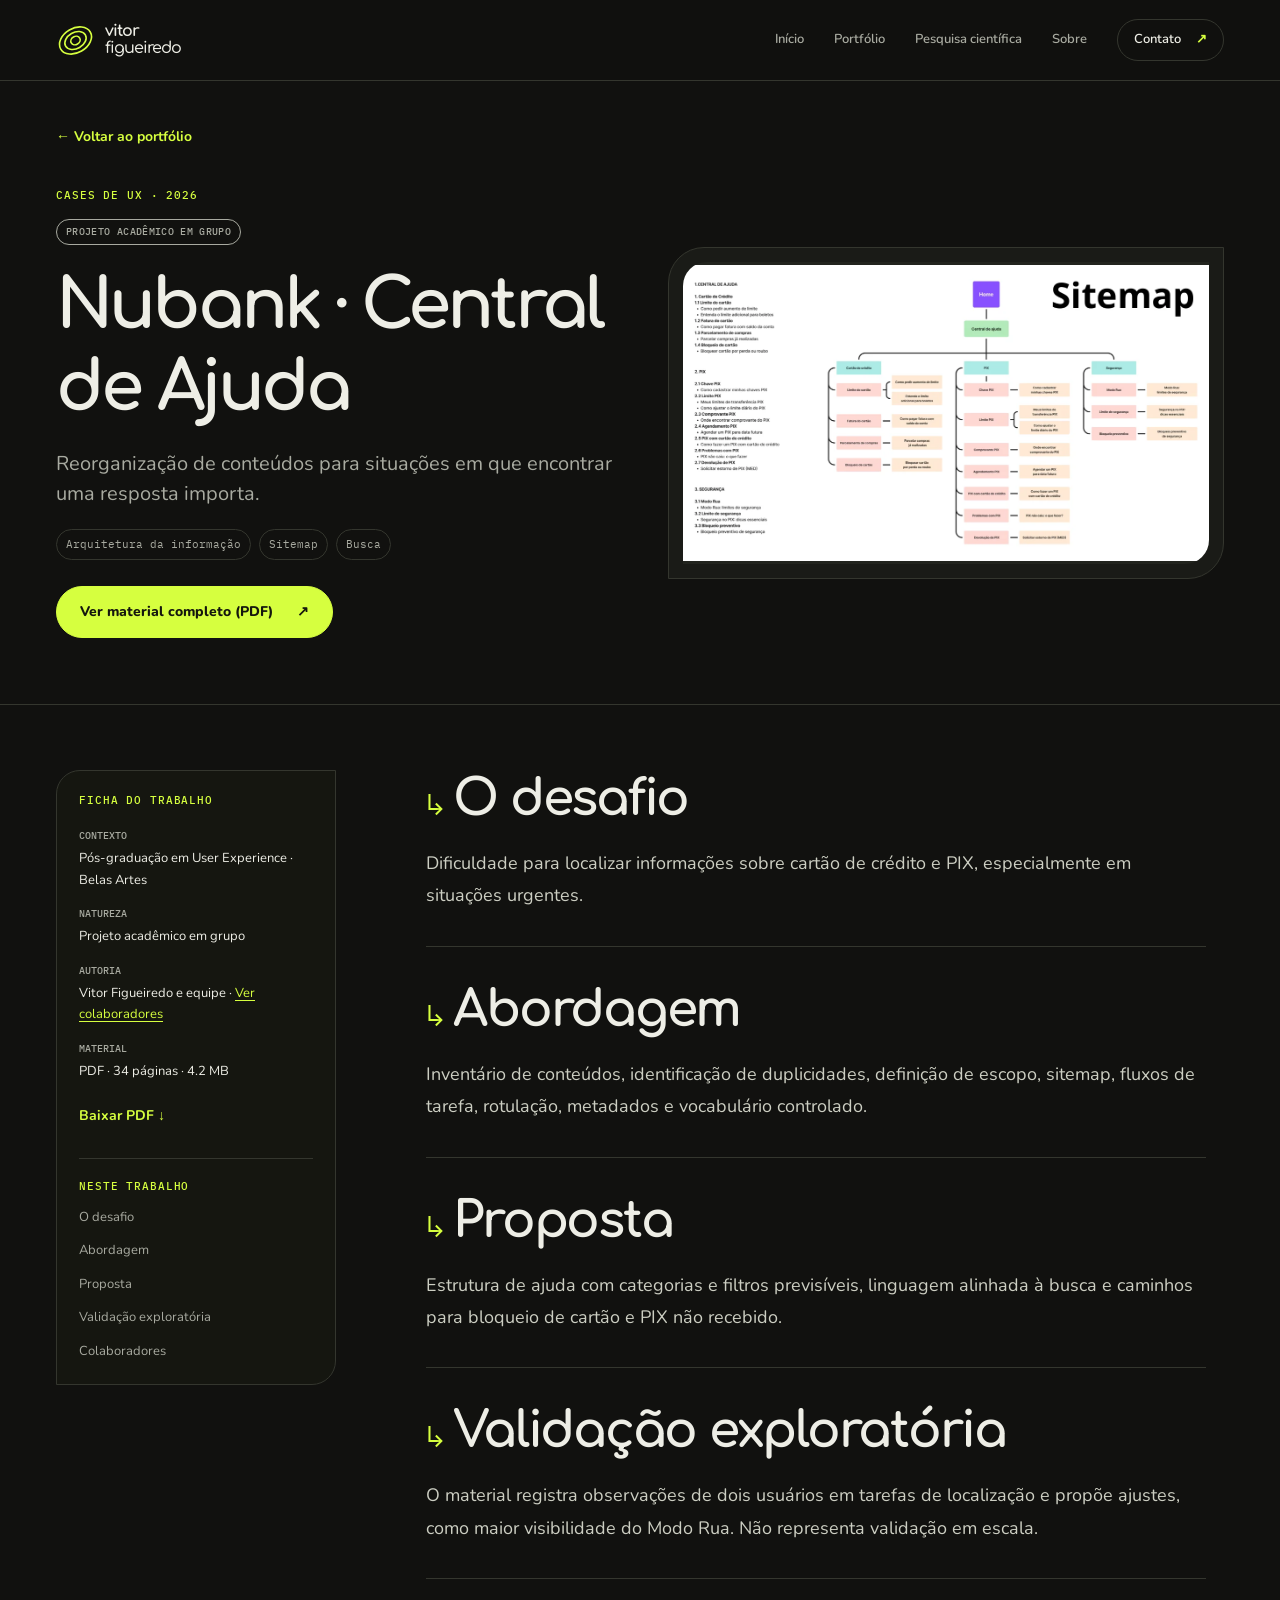
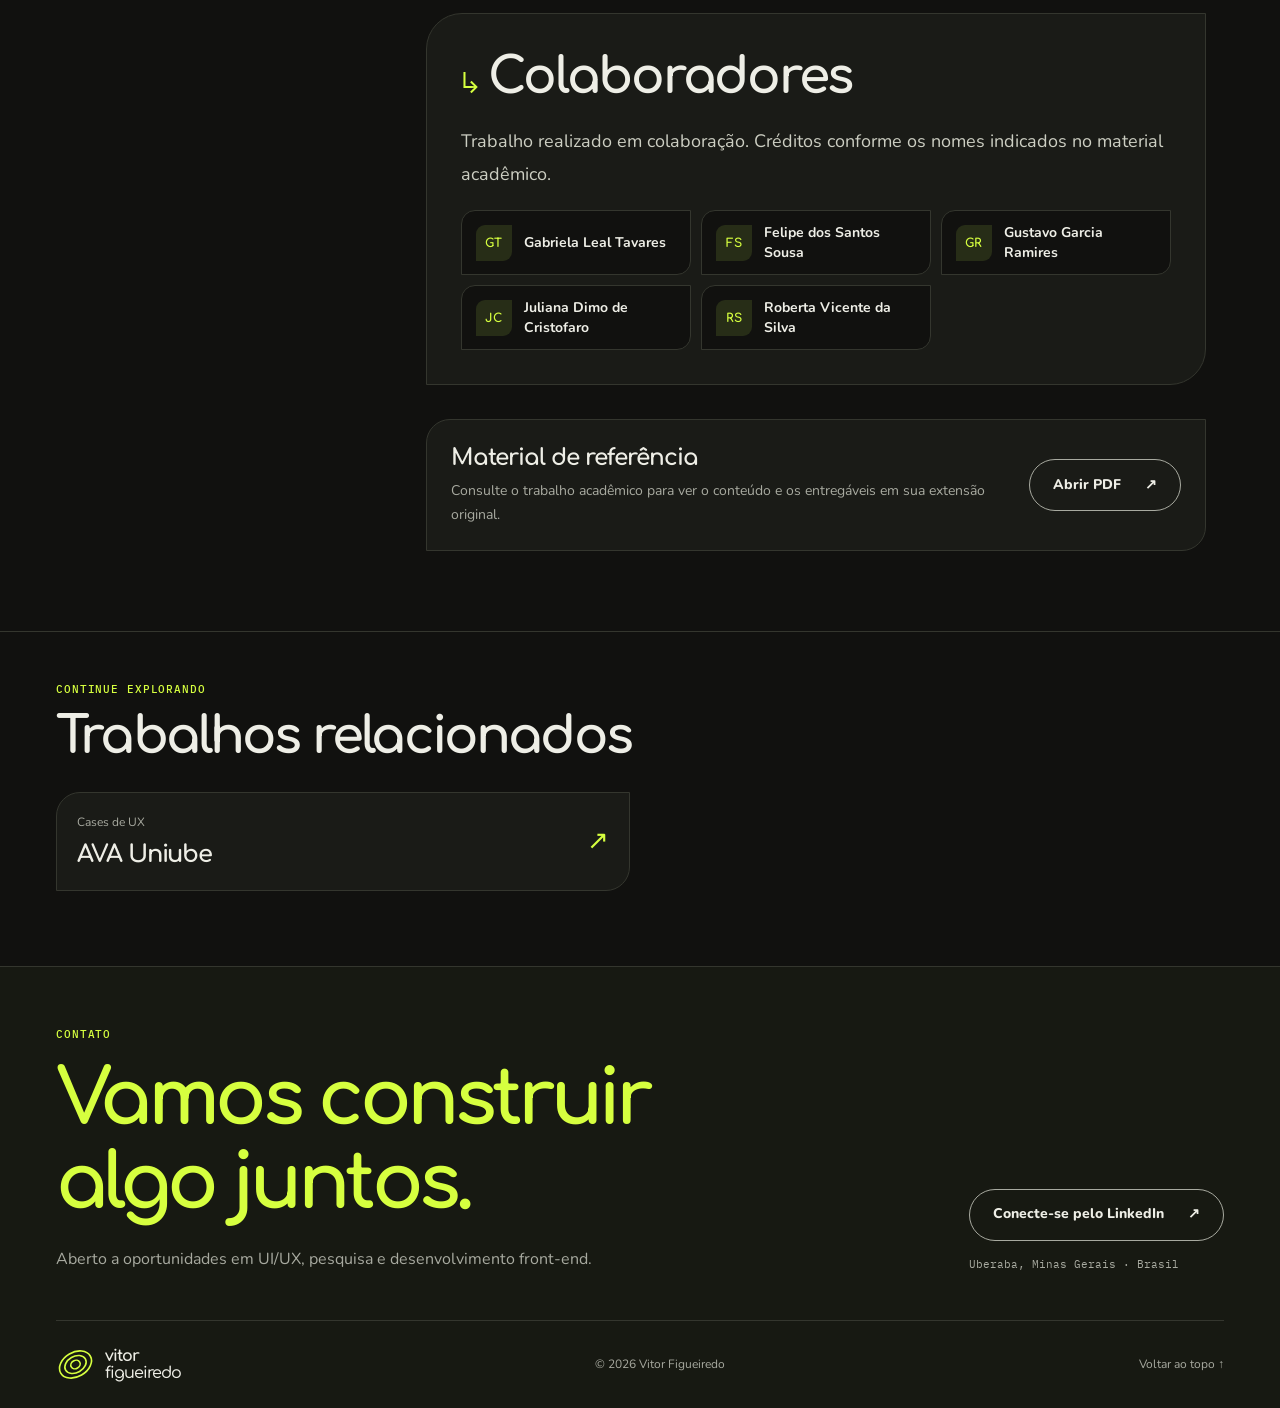
<file: trabalhos/nubank.html>
<!DOCTYPE html>

<html lang="pt-BR"><head><meta charset="utf-8"/><meta content="width=device-width, initial-scale=1" name="viewport"/><meta content="Reorganização de conteúdos para situações em que encontrar uma resposta importa." name="description"/><meta content="#11110f" name="theme-color"/><title>Nubank · Central de Ajuda | Vitor Figueiredo</title><link href="https://fonts.googleapis.com" rel="preconnect"/><link crossorigin="" href="https://fonts.gstatic.com" rel="preconnect"/><link href="https://fonts.googleapis.com/css2?family=Comfortaa:wght@400;500;600;700&amp;family=Nunito:wght@400;500;600;700;800&amp;family=IBM+Plex+Mono:wght@400;500;600&amp;display=swap" rel="stylesheet"/><link href="../assets/style.css" rel="stylesheet"/><script defer="" src="../assets/site.js"></script><meta content="dark" name="color-scheme"/><link href="../assets/favicon.svg" rel="icon" type="image/svg+xml"/></head><body><a class="skip" href="#conteudo">Pular para o conteúdo</a><header class="header"><div class="wrap nav"><a aria-label="Vitor Figueiredo, início" class="logo" href="../index.html#inicio"><svg aria-hidden="true" class="mark" viewbox="0 0 48 48"><g fill="none" stroke="currentColor" stroke-width="2"><ellipse cx="24" cy="24" rx="21" ry="15" transform="rotate(-30 24 24)"></ellipse><ellipse cx="24" cy="24" rx="14" ry="10" transform="rotate(-30 24 24)"></ellipse><ellipse cx="24" cy="24" rx="6" ry="5" transform="rotate(-30 24 24)"></ellipse></g></svg><span class="wordmark">vitor<span>figueiredo</span></span></a><button aria-controls="main-nav" aria-expanded="false" class="menu-toggle" type="button">Menu <span aria-hidden="true">+</span></button><nav aria-label="Navegação principal" id="main-nav"><a href="../index.html#inicio">Início</a><a href="../index.html#trabalhos">Portfólio</a><a data-category-link="cientifica" href="../index.html#pesquisa-cientifica">Pesquisa científica</a><a href="../index.html#sobre">Sobre</a><a class="nav-contact" href="../index.html#contato">Contato <span aria-hidden="true">↗</span></a></nav></div><div aria-hidden="true" class="reading-progress"></div></header><main id="conteudo"><section class="detail-hero dark" id="inicio"><div class="wrap"><a class="back" href="../index.html?categoria=ux#trabalhos">← Voltar ao portfólio</a><div class="detail-grid"><div><p class="eyebrow light">Cases de UX · 2026</p><p class="status detail-status">Projeto acadêmico em grupo</p><h1>Nubank · Central de Ajuda</h1><p class="detail-sub">Reorganização de conteúdos para situações em que encontrar uma resposta importa.</p><div class="tags"><span>Arquitetura da informação</span><span>Sitemap</span><span>Busca</span></div><div class="actions"><a class="button primary" href="../assets/documentos/nubank.pdf" rel="noopener" target="_blank">Ver material completo (PDF) <span aria-hidden="true">↗</span></a></div></div><div class="detail-cover"><img alt="Prévia do material acadêmico de Nubank · Central de Ajuda" src="../assets/capas/nubank.webp"/></div></div></div></section><section class="detail-content"><div class="wrap detail-layout"><aside class="detail-sidebar"><p class="eyebrow">Ficha do trabalho</p><dl><dt>Contexto</dt><dd>Pós-graduação em User Experience · Belas Artes</dd><dt>Natureza</dt><dd>Projeto acadêmico em grupo</dd><dt>Autoria</dt><dd>Vitor Figueiredo e equipe · <a class="credit-link" href="#colaboradores">Ver colaboradores</a></dd><dt>Material</dt><dd>PDF · 34 páginas · 4.2 MB</dd></dl><a class="text-link ink" download="" href="../assets/documentos/nubank.pdf">Baixar PDF ↓</a><nav aria-label="Nesta página" class="story-nav"><p class="eyebrow">Neste trabalho</p><a href="#etapa-1">O desafio</a><a href="#etapa-2">Abordagem</a><a href="#etapa-3">Proposta</a><a href="#etapa-4">Validação exploratória</a><a href="#colaboradores">Colaboradores</a></nav></aside><div class="detail-story"><div class="story-block" id="etapa-1"><h2>O desafio</h2><p>Dificuldade para localizar informações sobre cartão de crédito e PIX, especialmente em situações urgentes.</p></div><div class="story-block" id="etapa-2"><h2>Abordagem</h2><p>Inventário de conteúdos, identificação de duplicidades, definição de escopo, sitemap, fluxos de tarefa, rotulação, metadados e vocabulário controlado.</p></div><div class="story-block" id="etapa-3"><h2>Proposta</h2><p>Estrutura de ajuda com categorias e filtros previsíveis, linguagem alinhada à busca e caminhos para bloqueio de cartão e PIX não recebido.</p></div><div class="story-block" id="etapa-4"><h2>Validação exploratória</h2><p>O material registra observações de dois usuários em tarefas de localização e propõe ajustes, como maior visibilidade do Modo Rua. Não representa validação em escala.</p></div><section aria-labelledby="collaborators-title" class="collaborators story-block" id="colaboradores"><h2 id="collaborators-title">Colaboradores</h2><p>Trabalho realizado em colaboração. Créditos conforme os nomes indicados no material acadêmico.</p><ul class="collaborator-list"><li><span aria-hidden="true" class="collaborator-mark">GT</span><span>Gabriela Leal Tavares</span></li><li><span aria-hidden="true" class="collaborator-mark">FS</span><span>Felipe dos Santos Sousa</span></li><li><span aria-hidden="true" class="collaborator-mark">GR</span><span>Gustavo Garcia Ramires</span></li><li><span aria-hidden="true" class="collaborator-mark">JC</span><span>Juliana Dimo de Cristofaro</span></li><li><span aria-hidden="true" class="collaborator-mark">RS</span><span>Roberta Vicente da Silva</span></li></ul></section><div class="document-box"><div><h3>Material de referência</h3><p>Consulte o trabalho acadêmico para ver o conteúdo e os entregáveis em sua extensão original.</p></div><a class="button outline" href="../assets/documentos/nubank.pdf" rel="noopener" target="_blank">Abrir PDF <span aria-hidden="true">↗</span></a></div></div></div></section><section class="related"><div class="wrap"><p class="eyebrow">Continue explorando</p><h2>Trabalhos relacionados</h2><div class="related-grid"><a class="related-link" href="ava-uniube.html"><div><p>Cases de UX</p><h3>AVA Uniube</h3></div><span aria-hidden="true">↗</span></a></div></div></section></main><footer class="dark footer" id="contato"><div class="wrap"><div class="footer-main"><div><p class="eyebrow light">Contato</p><h2>Vamos construir<br/>algo juntos.</h2><p>Aberto a oportunidades em UI/UX, pesquisa e desenvolvimento front-end.</p></div><div class="footer-links"><a class="button paper" href="https://www.linkedin.com/in/vitor-figueired0/" rel="noopener noreferrer" target="_blank">Conecte-se pelo LinkedIn <span aria-hidden="true">↗</span></a><span>Uberaba, Minas Gerais · Brasil</span></div></div><div class="footer-bottom"><a class="logo" href="../index.html#inicio"><svg aria-hidden="true" class="mark" viewbox="0 0 48 48"><g fill="none" stroke="currentColor" stroke-width="2"><ellipse cx="24" cy="24" rx="21" ry="15" transform="rotate(-30 24 24)"></ellipse><ellipse cx="24" cy="24" rx="14" ry="10" transform="rotate(-30 24 24)"></ellipse><ellipse cx="24" cy="24" rx="6" ry="5" transform="rotate(-30 24 24)"></ellipse></g></svg><span class="wordmark">vitor<span>figueiredo</span></span></a><span>© 2026 Vitor Figueiredo</span><a href="#inicio">Voltar ao topo ↑</a></div></div></footer></body></html>
</file>
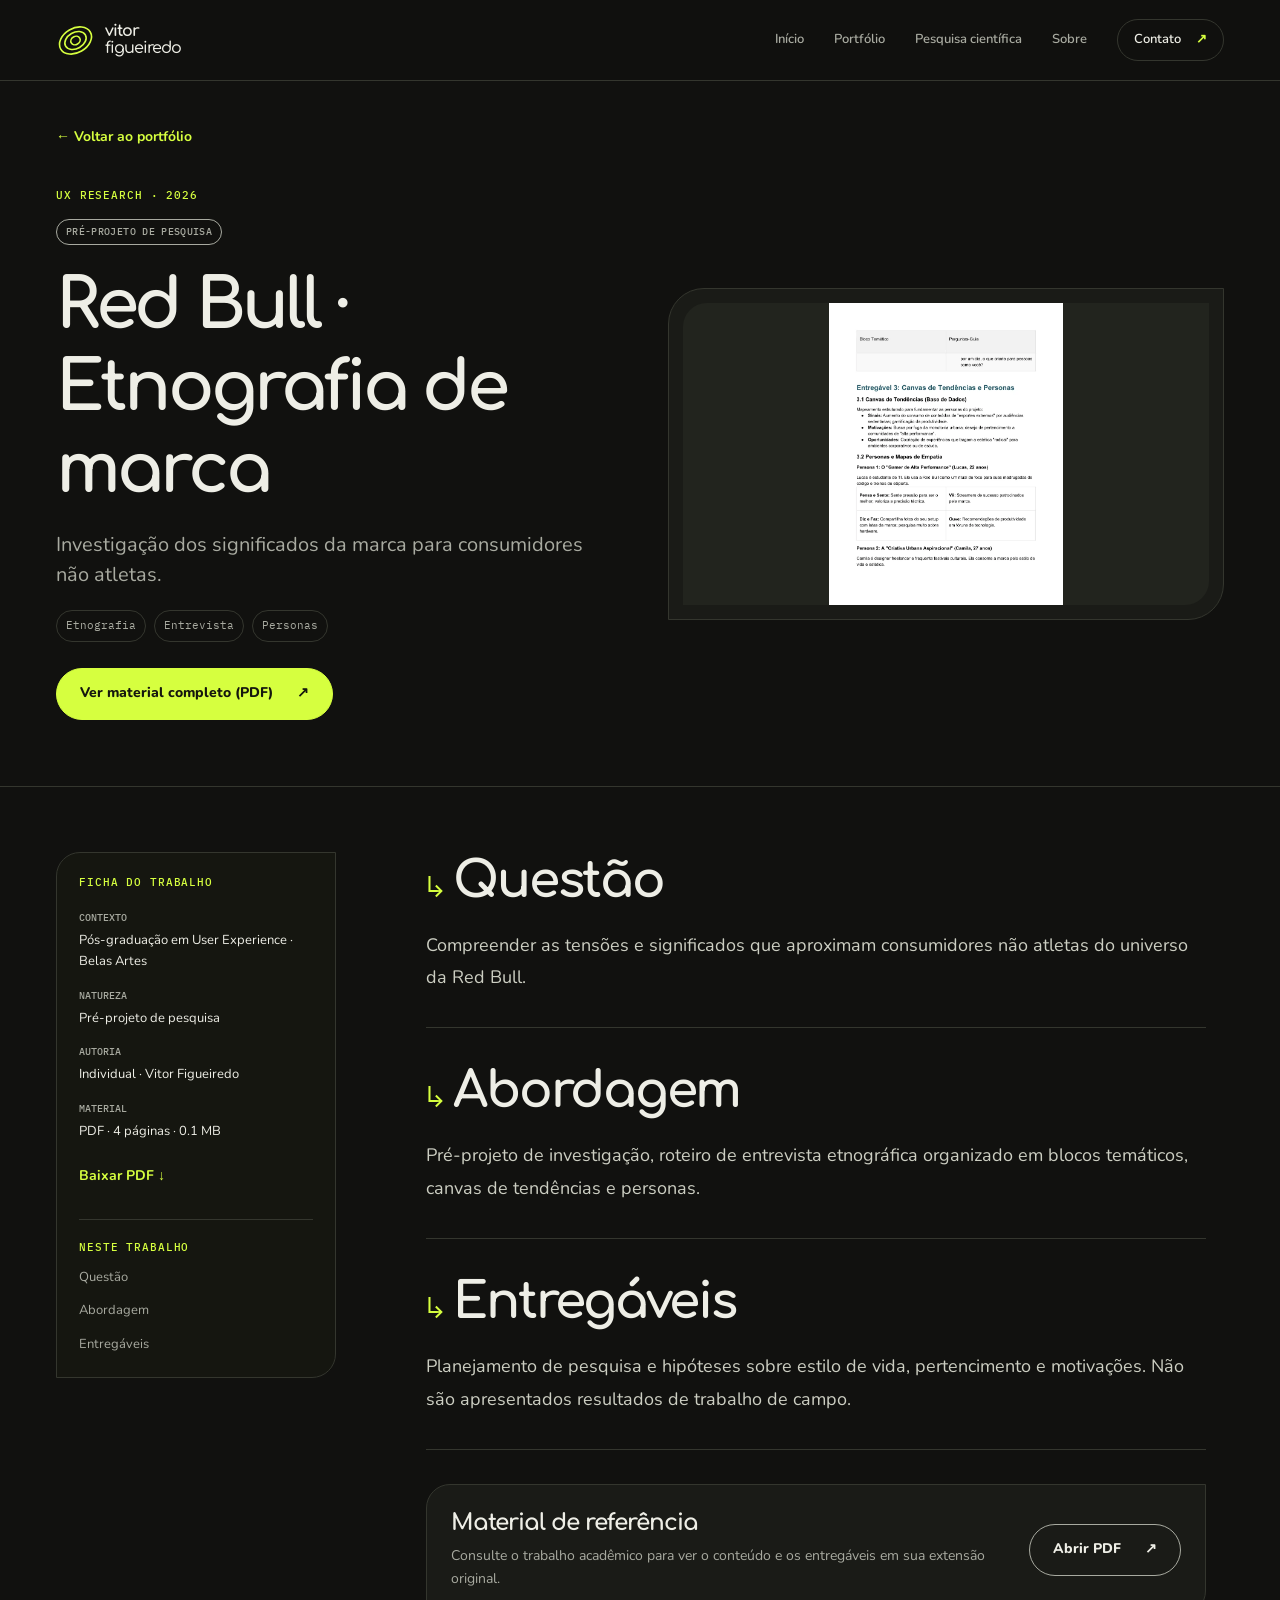
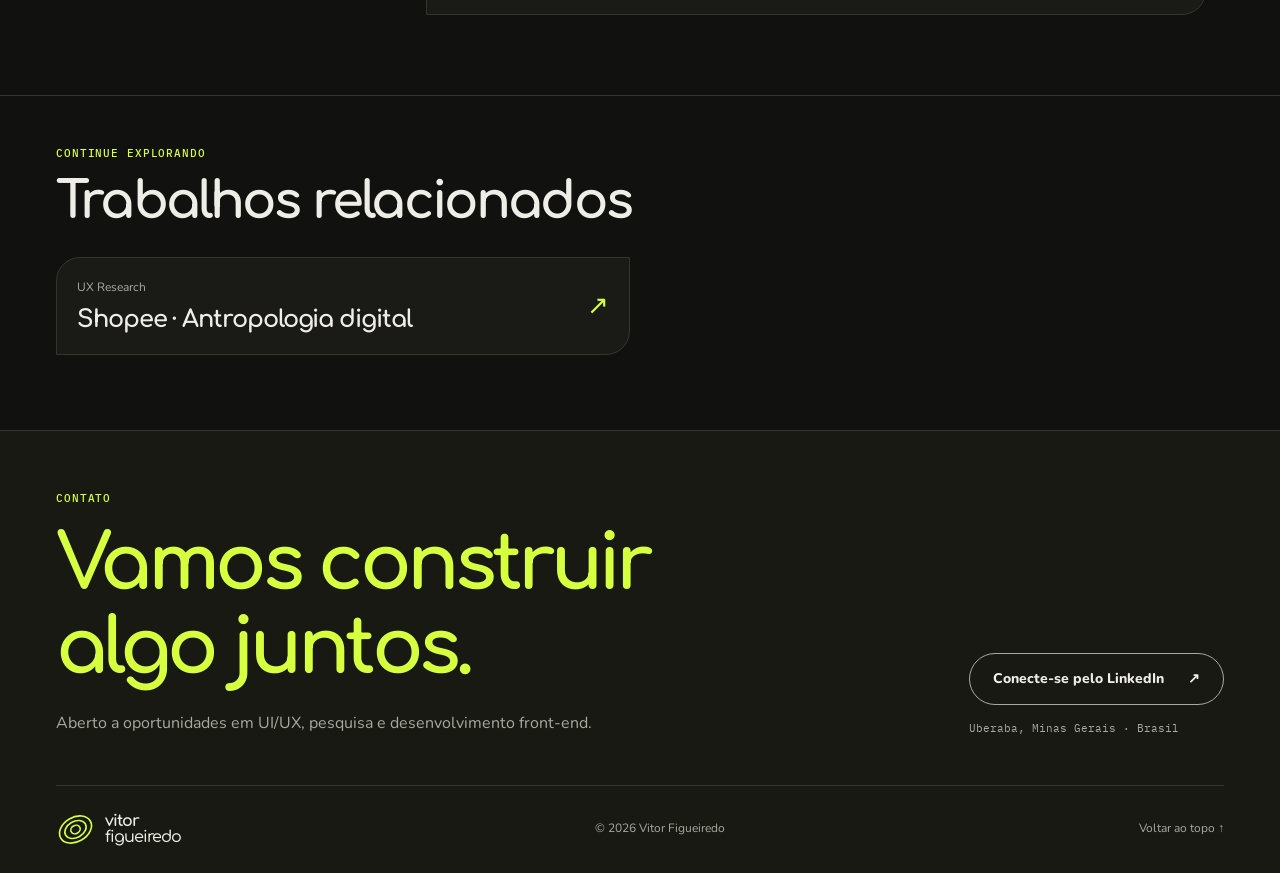
<file: trabalhos/red-bull.html>
<!DOCTYPE html>

<html lang="pt-BR"><head><meta charset="utf-8"/><meta content="width=device-width, initial-scale=1" name="viewport"/><meta content="Investigação dos significados da marca para consumidores não atletas." name="description"/><meta content="#11110f" name="theme-color"/><title>Red Bull · Etnografia de marca | Vitor Figueiredo</title><link href="https://fonts.googleapis.com" rel="preconnect"/><link crossorigin="" href="https://fonts.gstatic.com" rel="preconnect"/><link href="https://fonts.googleapis.com/css2?family=Comfortaa:wght@400;500;600;700&amp;family=Nunito:wght@400;500;600;700;800&amp;family=IBM+Plex+Mono:wght@400;500;600&amp;display=swap" rel="stylesheet"/><link href="../assets/style.css" rel="stylesheet"/><script defer="" src="../assets/site.js"></script><meta content="dark" name="color-scheme"/><link href="../assets/favicon.svg" rel="icon" type="image/svg+xml"/></head><body><a class="skip" href="#conteudo">Pular para o conteúdo</a><header class="header"><div class="wrap nav"><a aria-label="Vitor Figueiredo, início" class="logo" href="../index.html#inicio"><svg aria-hidden="true" class="mark" viewbox="0 0 48 48"><g fill="none" stroke="currentColor" stroke-width="2"><ellipse cx="24" cy="24" rx="21" ry="15" transform="rotate(-30 24 24)"></ellipse><ellipse cx="24" cy="24" rx="14" ry="10" transform="rotate(-30 24 24)"></ellipse><ellipse cx="24" cy="24" rx="6" ry="5" transform="rotate(-30 24 24)"></ellipse></g></svg><span class="wordmark">vitor<span>figueiredo</span></span></a><button aria-controls="main-nav" aria-expanded="false" class="menu-toggle" type="button">Menu <span aria-hidden="true">+</span></button><nav aria-label="Navegação principal" id="main-nav"><a href="../index.html#inicio">Início</a><a href="../index.html#trabalhos">Portfólio</a><a data-category-link="cientifica" href="../index.html#pesquisa-cientifica">Pesquisa científica</a><a href="../index.html#sobre">Sobre</a><a class="nav-contact" href="../index.html#contato">Contato <span aria-hidden="true">↗</span></a></nav></div><div aria-hidden="true" class="reading-progress"></div></header><main id="conteudo"><section class="detail-hero dark" id="inicio"><div class="wrap"><a class="back" href="../index.html?categoria=pesquisa#trabalhos">← Voltar ao portfólio</a><div class="detail-grid"><div><p class="eyebrow light">UX Research · 2026</p><p class="status detail-status">Pré-projeto de pesquisa</p><h1>Red Bull · Etnografia de marca</h1><p class="detail-sub">Investigação dos significados da marca para consumidores não atletas.</p><div class="tags"><span>Etnografia</span><span>Entrevista</span><span>Personas</span></div><div class="actions"><a class="button primary" href="../assets/documentos/red-bull.pdf" rel="noopener" target="_blank">Ver material completo (PDF) <span aria-hidden="true">↗</span></a></div></div><div class="detail-cover"><img alt="Prévia do material acadêmico de Red Bull · Etnografia de marca" src="../assets/capas/red-bull.webp"/></div></div></div></section><section class="detail-content"><div class="wrap detail-layout"><aside class="detail-sidebar"><p class="eyebrow">Ficha do trabalho</p><dl><dt>Contexto</dt><dd>Pós-graduação em User Experience · Belas Artes</dd><dt>Natureza</dt><dd>Pré-projeto de pesquisa</dd><dt>Autoria</dt><dd>Individual · Vitor Figueiredo</dd><dt>Material</dt><dd>PDF · 4 páginas · 0.1 MB</dd></dl><a class="text-link ink" download="" href="../assets/documentos/red-bull.pdf">Baixar PDF ↓</a><nav aria-label="Nesta página" class="story-nav"><p class="eyebrow">Neste trabalho</p><a href="#etapa-1">Questão</a><a href="#etapa-2">Abordagem</a><a href="#etapa-3">Entregáveis</a></nav></aside><div class="detail-story"><div class="story-block" id="etapa-1"><h2>Questão</h2><p>Compreender as tensões e significados que aproximam consumidores não atletas do universo da Red Bull.</p></div><div class="story-block" id="etapa-2"><h2>Abordagem</h2><p>Pré-projeto de investigação, roteiro de entrevista etnográfica organizado em blocos temáticos, canvas de tendências e personas.</p></div><div class="story-block" id="etapa-3"><h2>Entregáveis</h2><p>Planejamento de pesquisa e hipóteses sobre estilo de vida, pertencimento e motivações. Não são apresentados resultados de trabalho de campo.</p></div><div class="document-box"><div><h3>Material de referência</h3><p>Consulte o trabalho acadêmico para ver o conteúdo e os entregáveis em sua extensão original.</p></div><a class="button outline" href="../assets/documentos/red-bull.pdf" rel="noopener" target="_blank">Abrir PDF <span aria-hidden="true">↗</span></a></div></div></div></section><section class="related"><div class="wrap"><p class="eyebrow">Continue explorando</p><h2>Trabalhos relacionados</h2><div class="related-grid"><a class="related-link" href="shopee.html"><div><p>UX Research</p><h3>Shopee · Antropologia digital</h3></div><span aria-hidden="true">↗</span></a></div></div></section></main><footer class="dark footer" id="contato"><div class="wrap"><div class="footer-main"><div><p class="eyebrow light">Contato</p><h2>Vamos construir<br/>algo juntos.</h2><p>Aberto a oportunidades em UI/UX, pesquisa e desenvolvimento front-end.</p></div><div class="footer-links"><a class="button paper" href="https://www.linkedin.com/in/vitor-figueired0/" rel="noopener noreferrer" target="_blank">Conecte-se pelo LinkedIn <span aria-hidden="true">↗</span></a><span>Uberaba, Minas Gerais · Brasil</span></div></div><div class="footer-bottom"><a class="logo" href="../index.html#inicio"><svg aria-hidden="true" class="mark" viewbox="0 0 48 48"><g fill="none" stroke="currentColor" stroke-width="2"><ellipse cx="24" cy="24" rx="21" ry="15" transform="rotate(-30 24 24)"></ellipse><ellipse cx="24" cy="24" rx="14" ry="10" transform="rotate(-30 24 24)"></ellipse><ellipse cx="24" cy="24" rx="6" ry="5" transform="rotate(-30 24 24)"></ellipse></g></svg><span class="wordmark">vitor<span>figueiredo</span></span></a><span>© 2026 Vitor Figueiredo</span><a href="#inicio">Voltar ao topo ↑</a></div></div></footer></body></html>
</file>
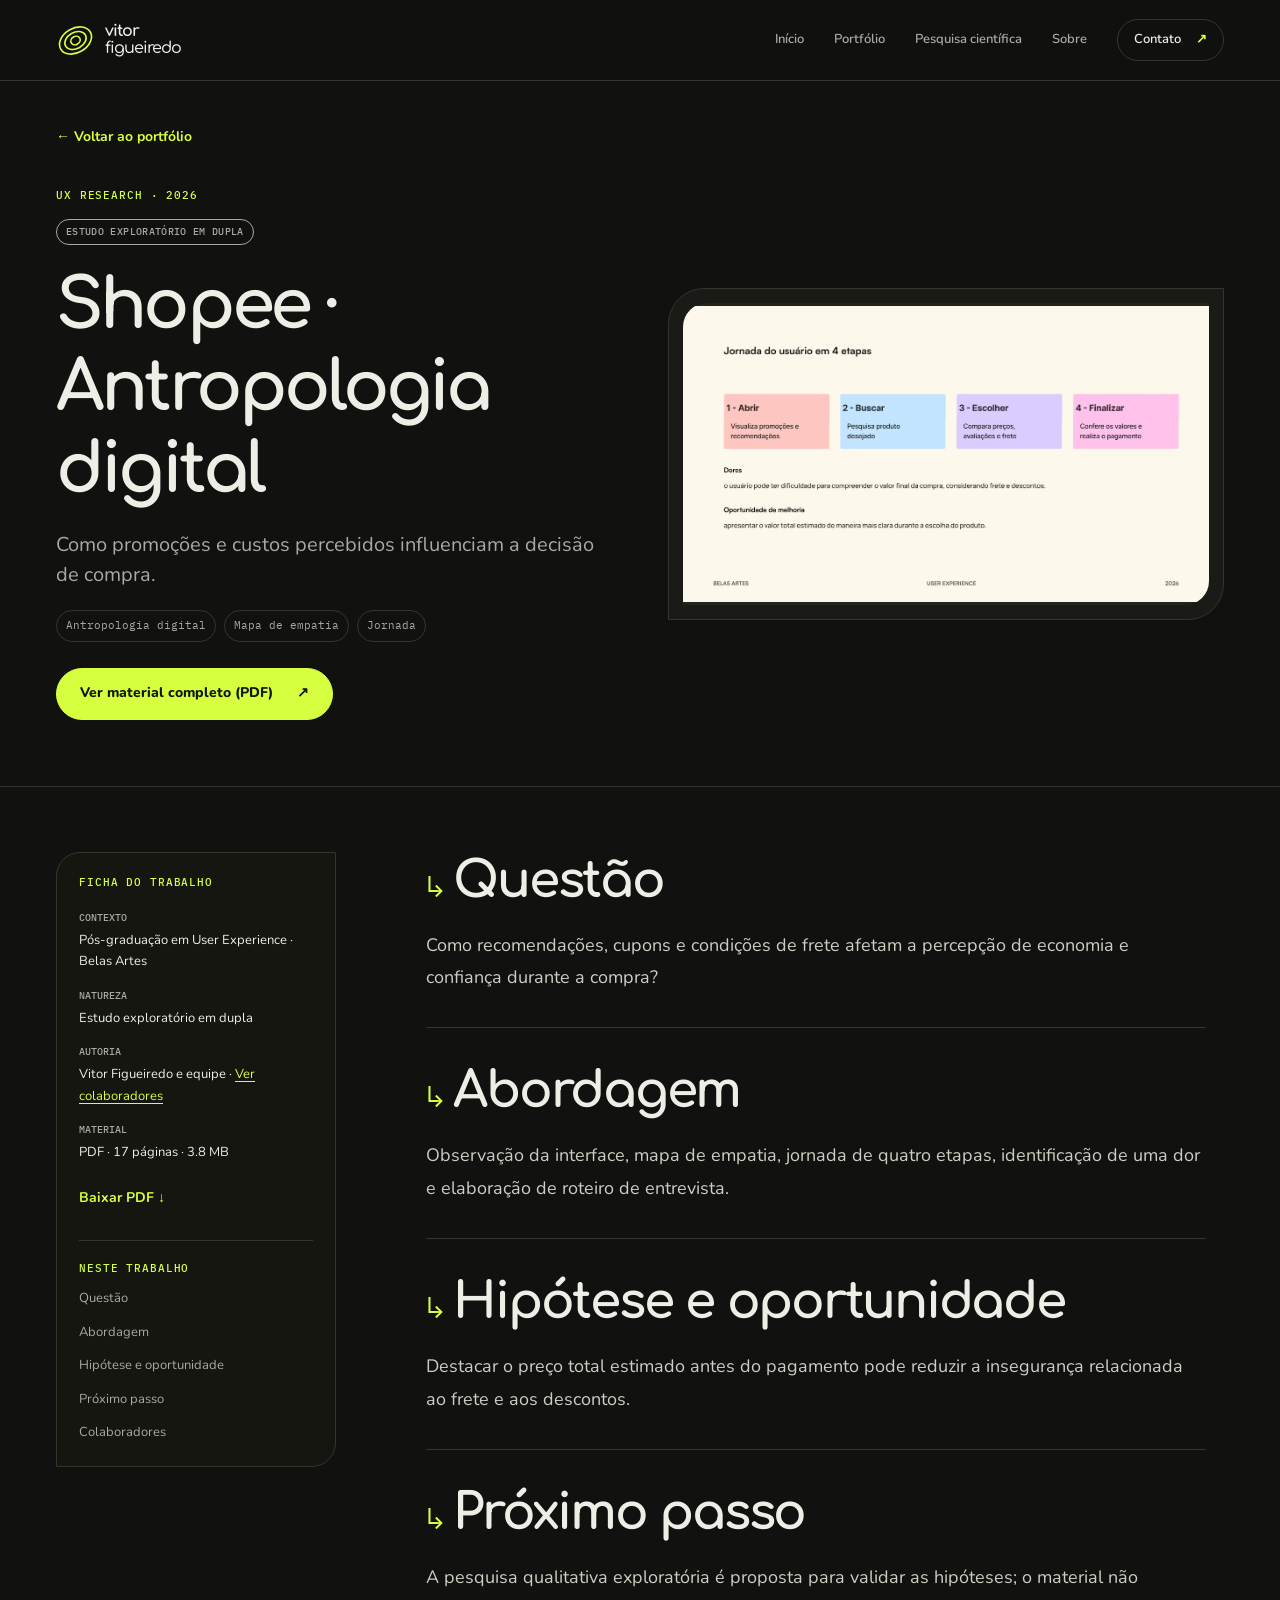
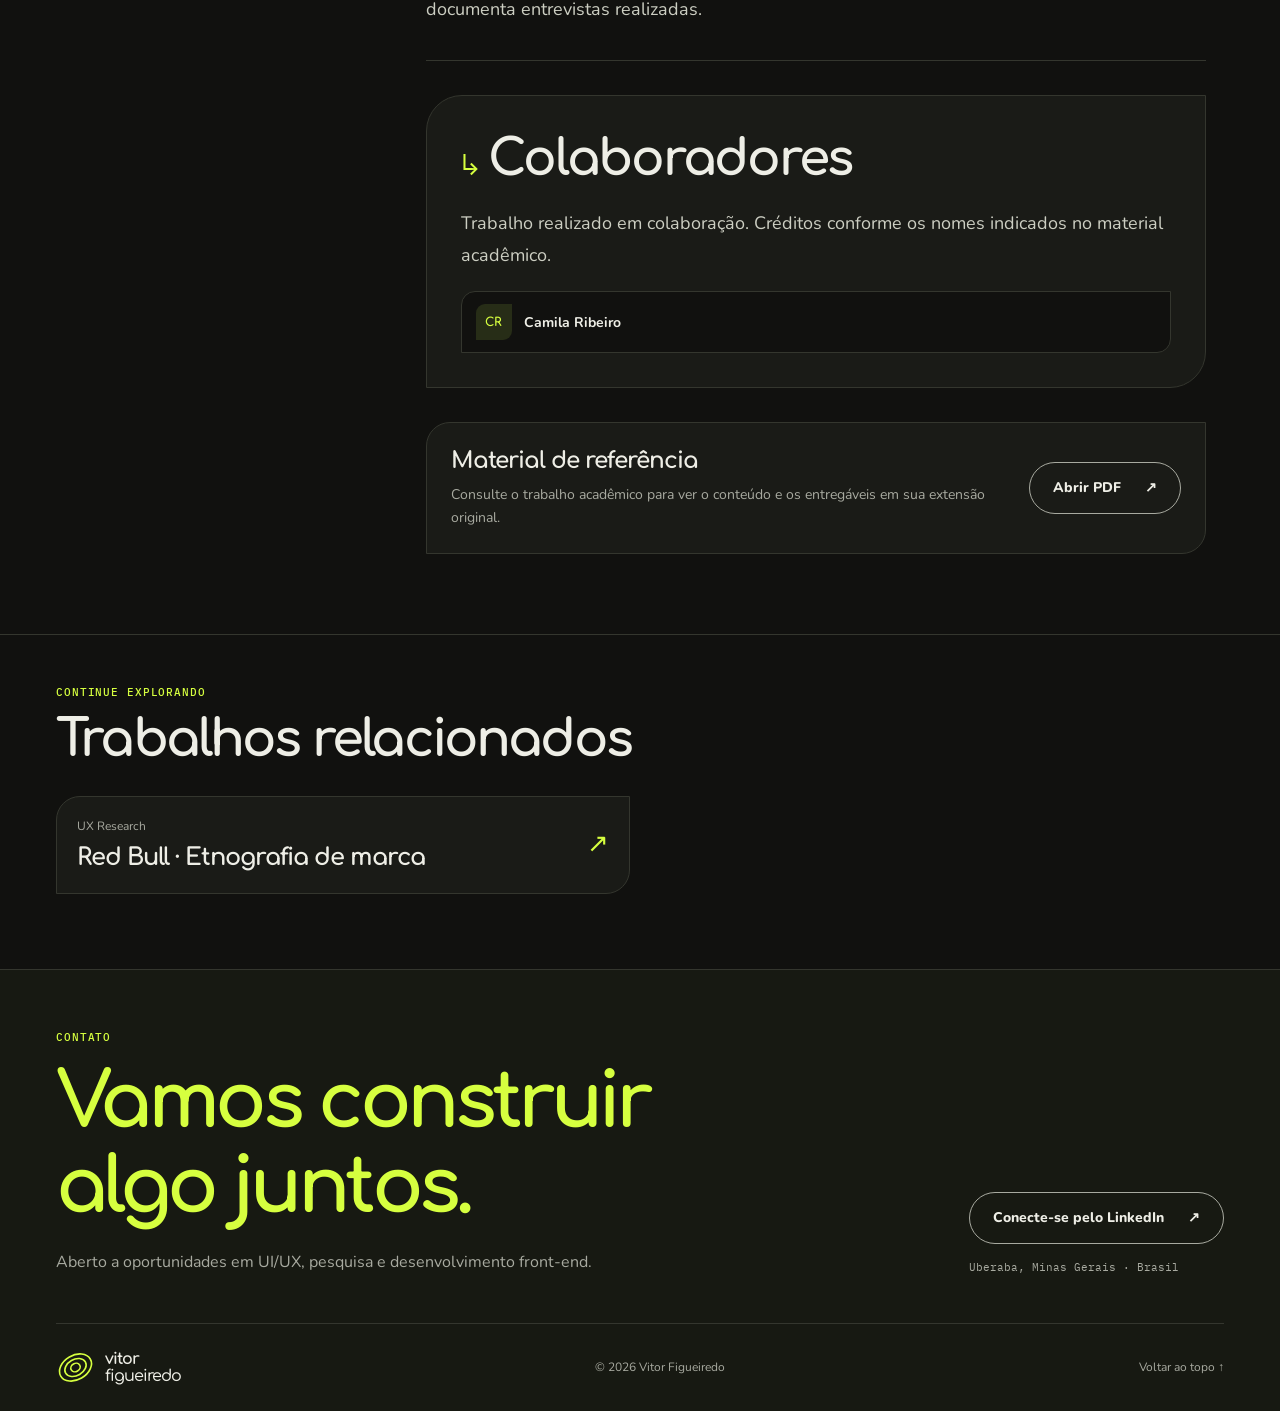
<file: trabalhos/shopee.html>
<!DOCTYPE html>

<html lang="pt-BR"><head><meta charset="utf-8"/><meta content="width=device-width, initial-scale=1" name="viewport"/><meta content="Como promoções e custos percebidos influenciam a decisão de compra." name="description"/><meta content="#11110f" name="theme-color"/><title>Shopee · Antropologia digital | Vitor Figueiredo</title><link href="https://fonts.googleapis.com" rel="preconnect"/><link crossorigin="" href="https://fonts.gstatic.com" rel="preconnect"/><link href="https://fonts.googleapis.com/css2?family=Comfortaa:wght@400;500;600;700&amp;family=Nunito:wght@400;500;600;700;800&amp;family=IBM+Plex+Mono:wght@400;500;600&amp;display=swap" rel="stylesheet"/><link href="../assets/style.css" rel="stylesheet"/><script defer="" src="../assets/site.js"></script><meta content="dark" name="color-scheme"/><link href="../assets/favicon.svg" rel="icon" type="image/svg+xml"/></head><body><a class="skip" href="#conteudo">Pular para o conteúdo</a><header class="header"><div class="wrap nav"><a aria-label="Vitor Figueiredo, início" class="logo" href="../index.html#inicio"><svg aria-hidden="true" class="mark" viewbox="0 0 48 48"><g fill="none" stroke="currentColor" stroke-width="2"><ellipse cx="24" cy="24" rx="21" ry="15" transform="rotate(-30 24 24)"></ellipse><ellipse cx="24" cy="24" rx="14" ry="10" transform="rotate(-30 24 24)"></ellipse><ellipse cx="24" cy="24" rx="6" ry="5" transform="rotate(-30 24 24)"></ellipse></g></svg><span class="wordmark">vitor<span>figueiredo</span></span></a><button aria-controls="main-nav" aria-expanded="false" class="menu-toggle" type="button">Menu <span aria-hidden="true">+</span></button><nav aria-label="Navegação principal" id="main-nav"><a href="../index.html#inicio">Início</a><a href="../index.html#trabalhos">Portfólio</a><a data-category-link="cientifica" href="../index.html#pesquisa-cientifica">Pesquisa científica</a><a href="../index.html#sobre">Sobre</a><a class="nav-contact" href="../index.html#contato">Contato <span aria-hidden="true">↗</span></a></nav></div><div aria-hidden="true" class="reading-progress"></div></header><main id="conteudo"><section class="detail-hero dark" id="inicio"><div class="wrap"><a class="back" href="../index.html?categoria=pesquisa#trabalhos">← Voltar ao portfólio</a><div class="detail-grid"><div><p class="eyebrow light">UX Research · 2026</p><p class="status detail-status">Estudo exploratório em dupla</p><h1>Shopee · Antropologia digital</h1><p class="detail-sub">Como promoções e custos percebidos influenciam a decisão de compra.</p><div class="tags"><span>Antropologia digital</span><span>Mapa de empatia</span><span>Jornada</span></div><div class="actions"><a class="button primary" href="../assets/documentos/shopee.pdf" rel="noopener" target="_blank">Ver material completo (PDF) <span aria-hidden="true">↗</span></a></div></div><div class="detail-cover"><img alt="Prévia do material acadêmico de Shopee · Antropologia digital" src="../assets/capas/shopee.webp"/></div></div></div></section><section class="detail-content"><div class="wrap detail-layout"><aside class="detail-sidebar"><p class="eyebrow">Ficha do trabalho</p><dl><dt>Contexto</dt><dd>Pós-graduação em User Experience · Belas Artes</dd><dt>Natureza</dt><dd>Estudo exploratório em dupla</dd><dt>Autoria</dt><dd>Vitor Figueiredo e equipe · <a class="credit-link" href="#colaboradores">Ver colaboradores</a></dd><dt>Material</dt><dd>PDF · 17 páginas · 3.8 MB</dd></dl><a class="text-link ink" download="" href="../assets/documentos/shopee.pdf">Baixar PDF ↓</a><nav aria-label="Nesta página" class="story-nav"><p class="eyebrow">Neste trabalho</p><a href="#etapa-1">Questão</a><a href="#etapa-2">Abordagem</a><a href="#etapa-3">Hipótese e oportunidade</a><a href="#etapa-4">Próximo passo</a><a href="#colaboradores">Colaboradores</a></nav></aside><div class="detail-story"><div class="story-block" id="etapa-1"><h2>Questão</h2><p>Como recomendações, cupons e condições de frete afetam a percepção de economia e confiança durante a compra?</p></div><div class="story-block" id="etapa-2"><h2>Abordagem</h2><p>Observação da interface, mapa de empatia, jornada de quatro etapas, identificação de uma dor e elaboração de roteiro de entrevista.</p></div><div class="story-block" id="etapa-3"><h2>Hipótese e oportunidade</h2><p>Destacar o preço total estimado antes do pagamento pode reduzir a insegurança relacionada ao frete e aos descontos.</p></div><div class="story-block" id="etapa-4"><h2>Próximo passo</h2><p>A pesquisa qualitativa exploratória é proposta para validar as hipóteses; o material não documenta entrevistas realizadas.</p></div><section aria-labelledby="collaborators-title" class="collaborators story-block" id="colaboradores"><h2 id="collaborators-title">Colaboradores</h2><p>Trabalho realizado em colaboração. Créditos conforme os nomes indicados no material acadêmico.</p><ul class="collaborator-list"><li><span aria-hidden="true" class="collaborator-mark">CR</span><span>Camila Ribeiro</span></li></ul></section><div class="document-box"><div><h3>Material de referência</h3><p>Consulte o trabalho acadêmico para ver o conteúdo e os entregáveis em sua extensão original.</p></div><a class="button outline" href="../assets/documentos/shopee.pdf" rel="noopener" target="_blank">Abrir PDF <span aria-hidden="true">↗</span></a></div></div></div></section><section class="related"><div class="wrap"><p class="eyebrow">Continue explorando</p><h2>Trabalhos relacionados</h2><div class="related-grid"><a class="related-link" href="red-bull.html"><div><p>UX Research</p><h3>Red Bull · Etnografia de marca</h3></div><span aria-hidden="true">↗</span></a></div></div></section></main><footer class="dark footer" id="contato"><div class="wrap"><div class="footer-main"><div><p class="eyebrow light">Contato</p><h2>Vamos construir<br/>algo juntos.</h2><p>Aberto a oportunidades em UI/UX, pesquisa e desenvolvimento front-end.</p></div><div class="footer-links"><a class="button paper" href="https://www.linkedin.com/in/vitor-figueired0/" rel="noopener noreferrer" target="_blank">Conecte-se pelo LinkedIn <span aria-hidden="true">↗</span></a><span>Uberaba, Minas Gerais · Brasil</span></div></div><div class="footer-bottom"><a class="logo" href="../index.html#inicio"><svg aria-hidden="true" class="mark" viewbox="0 0 48 48"><g fill="none" stroke="currentColor" stroke-width="2"><ellipse cx="24" cy="24" rx="21" ry="15" transform="rotate(-30 24 24)"></ellipse><ellipse cx="24" cy="24" rx="14" ry="10" transform="rotate(-30 24 24)"></ellipse><ellipse cx="24" cy="24" rx="6" ry="5" transform="rotate(-30 24 24)"></ellipse></g></svg><span class="wordmark">vitor<span>figueiredo</span></span></a><span>© 2026 Vitor Figueiredo</span><a href="#inicio">Voltar ao topo ↑</a></div></div></footer></body></html>
</file>
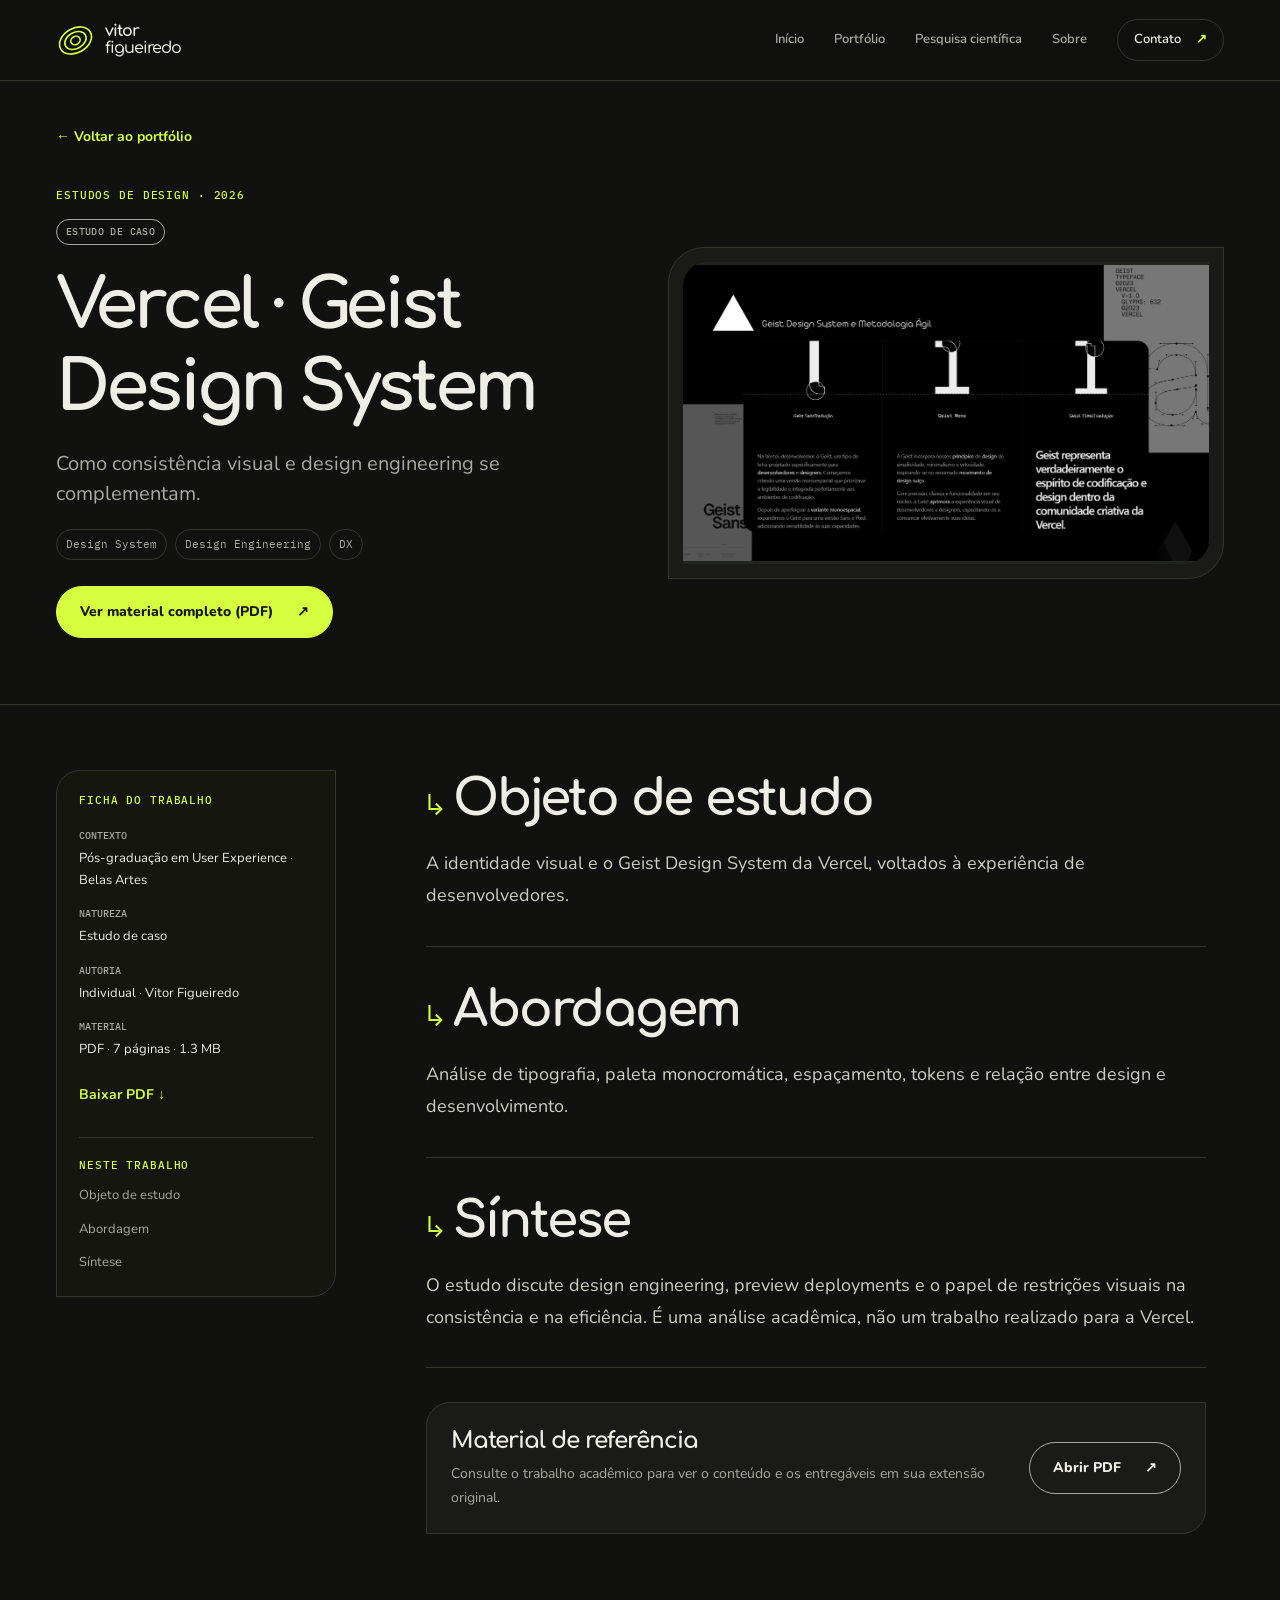
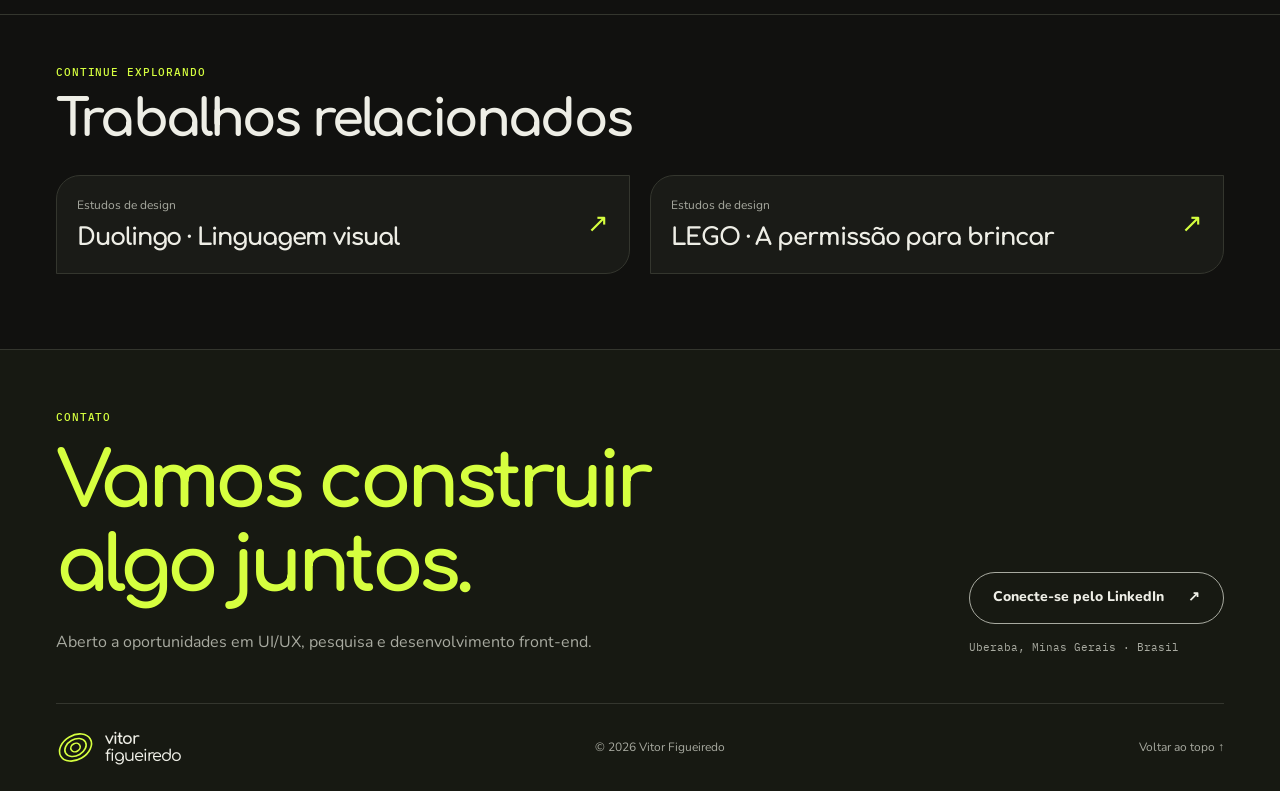
<file: trabalhos/vercel.html>
<!DOCTYPE html>

<html lang="pt-BR"><head><meta charset="utf-8"/><meta content="width=device-width, initial-scale=1" name="viewport"/><meta content="Como consistência visual e design engineering se complementam." name="description"/><meta content="#11110f" name="theme-color"/><title>Vercel · Geist Design System | Vitor Figueiredo</title><link href="https://fonts.googleapis.com" rel="preconnect"/><link crossorigin="" href="https://fonts.gstatic.com" rel="preconnect"/><link href="https://fonts.googleapis.com/css2?family=Comfortaa:wght@400;500;600;700&amp;family=Nunito:wght@400;500;600;700;800&amp;family=IBM+Plex+Mono:wght@400;500;600&amp;display=swap" rel="stylesheet"/><link href="../assets/style.css" rel="stylesheet"/><script defer="" src="../assets/site.js"></script><meta content="dark" name="color-scheme"/><link href="../assets/favicon.svg" rel="icon" type="image/svg+xml"/></head><body><a class="skip" href="#conteudo">Pular para o conteúdo</a><header class="header"><div class="wrap nav"><a aria-label="Vitor Figueiredo, início" class="logo" href="../index.html#inicio"><svg aria-hidden="true" class="mark" viewbox="0 0 48 48"><g fill="none" stroke="currentColor" stroke-width="2"><ellipse cx="24" cy="24" rx="21" ry="15" transform="rotate(-30 24 24)"></ellipse><ellipse cx="24" cy="24" rx="14" ry="10" transform="rotate(-30 24 24)"></ellipse><ellipse cx="24" cy="24" rx="6" ry="5" transform="rotate(-30 24 24)"></ellipse></g></svg><span class="wordmark">vitor<span>figueiredo</span></span></a><button aria-controls="main-nav" aria-expanded="false" class="menu-toggle" type="button">Menu <span aria-hidden="true">+</span></button><nav aria-label="Navegação principal" id="main-nav"><a href="../index.html#inicio">Início</a><a href="../index.html#trabalhos">Portfólio</a><a data-category-link="cientifica" href="../index.html#pesquisa-cientifica">Pesquisa científica</a><a href="../index.html#sobre">Sobre</a><a class="nav-contact" href="../index.html#contato">Contato <span aria-hidden="true">↗</span></a></nav></div><div aria-hidden="true" class="reading-progress"></div></header><main id="conteudo"><section class="detail-hero dark" id="inicio"><div class="wrap"><a class="back" href="../index.html?categoria=estudos#trabalhos">← Voltar ao portfólio</a><div class="detail-grid"><div><p class="eyebrow light">Estudos de design · 2026</p><p class="status detail-status">Estudo de caso</p><h1>Vercel · Geist Design System</h1><p class="detail-sub">Como consistência visual e design engineering se complementam.</p><div class="tags"><span>Design System</span><span>Design Engineering</span><span>DX</span></div><div class="actions"><a class="button primary" href="../assets/documentos/vercel.pdf" rel="noopener" target="_blank">Ver material completo (PDF) <span aria-hidden="true">↗</span></a></div></div><div class="detail-cover"><img alt="Prévia do material acadêmico de Vercel · Geist Design System" src="../assets/capas/vercel.webp"/></div></div></div></section><section class="detail-content"><div class="wrap detail-layout"><aside class="detail-sidebar"><p class="eyebrow">Ficha do trabalho</p><dl><dt>Contexto</dt><dd>Pós-graduação em User Experience · Belas Artes</dd><dt>Natureza</dt><dd>Estudo de caso</dd><dt>Autoria</dt><dd>Individual · Vitor Figueiredo</dd><dt>Material</dt><dd>PDF · 7 páginas · 1.3 MB</dd></dl><a class="text-link ink" download="" href="../assets/documentos/vercel.pdf">Baixar PDF ↓</a><nav aria-label="Nesta página" class="story-nav"><p class="eyebrow">Neste trabalho</p><a href="#etapa-1">Objeto de estudo</a><a href="#etapa-2">Abordagem</a><a href="#etapa-3">Síntese</a></nav></aside><div class="detail-story"><div class="story-block" id="etapa-1"><h2>Objeto de estudo</h2><p>A identidade visual e o Geist Design System da Vercel, voltados à experiência de desenvolvedores.</p></div><div class="story-block" id="etapa-2"><h2>Abordagem</h2><p>Análise de tipografia, paleta monocromática, espaçamento, tokens e relação entre design e desenvolvimento.</p></div><div class="story-block" id="etapa-3"><h2>Síntese</h2><p>O estudo discute design engineering, preview deployments e o papel de restrições visuais na consistência e na eficiência. É uma análise acadêmica, não um trabalho realizado para a Vercel.</p></div><div class="document-box"><div><h3>Material de referência</h3><p>Consulte o trabalho acadêmico para ver o conteúdo e os entregáveis em sua extensão original.</p></div><a class="button outline" href="../assets/documentos/vercel.pdf" rel="noopener" target="_blank">Abrir PDF <span aria-hidden="true">↗</span></a></div></div></div></section><section class="related"><div class="wrap"><p class="eyebrow">Continue explorando</p><h2>Trabalhos relacionados</h2><div class="related-grid"><a class="related-link" href="duolingo.html"><div><p>Estudos de design</p><h3>Duolingo · Linguagem visual</h3></div><span aria-hidden="true">↗</span></a><a class="related-link" href="lego.html"><div><p>Estudos de design</p><h3>LEGO · A permissão para brincar</h3></div><span aria-hidden="true">↗</span></a></div></div></section></main><footer class="dark footer" id="contato"><div class="wrap"><div class="footer-main"><div><p class="eyebrow light">Contato</p><h2>Vamos construir<br/>algo juntos.</h2><p>Aberto a oportunidades em UI/UX, pesquisa e desenvolvimento front-end.</p></div><div class="footer-links"><a class="button paper" href="https://www.linkedin.com/in/vitor-figueired0/" rel="noopener noreferrer" target="_blank">Conecte-se pelo LinkedIn <span aria-hidden="true">↗</span></a><span>Uberaba, Minas Gerais · Brasil</span></div></div><div class="footer-bottom"><a class="logo" href="../index.html#inicio"><svg aria-hidden="true" class="mark" viewbox="0 0 48 48"><g fill="none" stroke="currentColor" stroke-width="2"><ellipse cx="24" cy="24" rx="21" ry="15" transform="rotate(-30 24 24)"></ellipse><ellipse cx="24" cy="24" rx="14" ry="10" transform="rotate(-30 24 24)"></ellipse><ellipse cx="24" cy="24" rx="6" ry="5" transform="rotate(-30 24 24)"></ellipse></g></svg><span class="wordmark">vitor<span>figueiredo</span></span></a><span>© 2026 Vitor Figueiredo</span><a href="#inicio">Voltar ao topo ↑</a></div></div></footer></body></html>
</file>
<file: assets/style.css>
/* CAMPO — identidade de pesquisa e design. */
:root{color-scheme:dark;--bg:#11110f;--panel:#1a1b17;--ink:#eeeee6;--muted:#a8aaa0;--line:#34362e;--acid:#d6ff3f;--blue:#99c9ff;--violet:#c6b4ff;--coral:#ffac95;--mint:#8de4cd;--font:Manrope,Arial,sans-serif;--mono:'IBM Plex Mono',Consolas,monospace;--max:1376px}
*{box-sizing:border-box}html{scroll-behavior:smooth;scroll-padding-top:100px}body{margin:0;background:var(--bg);color:var(--ink);font:400 16px/1.65 var(--font);-webkit-font-smoothing:antialiased}a{color:inherit;text-decoration:none}button,input{font:inherit}button{cursor:pointer}img{max-width:100%;display:block}h1,h2,h3,p{margin:0}h1,h2,h3{line-height:1.08;letter-spacing:-.055em}p{color:var(--muted)}[hidden]{display:none!important}::selection{background:var(--acid);color:var(--bg)}:focus-visible{outline:2px solid var(--acid);outline-offset:5px}a,button{touch-action:manipulation}.wrap{width:min(var(--max),calc(100% - 112px));margin:0 auto}.skip{position:fixed;left:12px;top:-100px;background:var(--acid);color:var(--bg);padding:10px;z-index:99}.skip:focus{top:12px}.header{position:sticky;top:0;z-index:20;background:#11110ff5;border-bottom:1px solid var(--line);backdrop-filter:blur(14px)}.nav{display:flex;justify-content:space-between;align-items:center;min-height:80px;gap:24px}.logo{display:inline-flex;align-items:center;gap:10px;flex-shrink:0}.mark{width:39px;height:39px;color:var(--acid)}.wordmark{display:flex;flex-direction:column;font-size:17px;line-height:.94;letter-spacing:-.07em;font-weight:800}.wordmark span{font-weight:500}.nav nav{display:flex;align-items:center;gap:30px;font-size:13px;font-weight:600}.nav nav a{color:var(--muted);transition:color .2s}.nav nav a:hover,.nav nav a:focus-visible{color:var(--acid)}.nav nav .nav-contact{color:var(--ink);border-bottom:1px solid var(--acid);padding:7px 0}.nav-contact span{color:var(--acid);padding-left:12px}.menu-toggle{display:none}.reading-progress{height:2px;background:var(--acid);transform:scaleX(0);transform-origin:left;position:absolute;bottom:-1px;left:0;right:0}.eyebrow,.coordinate{font:500 11px/1.4 var(--mono);letter-spacing:.08em;text-transform:uppercase;color:var(--acid)}.button{display:inline-flex;align-items:center;justify-content:space-between;gap:24px;padding:15px 19px;min-height:52px;font-size:14px;font-weight:800;border:1px solid var(--line);transition:background .2s,color .2s,border-color .2s;line-height:1.2}.button.primary{background:var(--acid);border-color:var(--acid);color:#15170e}.button.primary:hover{background:var(--ink);border-color:var(--ink)}.button.outline,.button.paper{background:transparent;color:var(--ink);border-color:var(--muted)}.button.outline:hover,.button.paper:hover{border-color:var(--acid);color:var(--acid)}.text-link,.back{color:var(--acid);font-size:14px;font-weight:700}.text-link:hover,.back:hover{text-decoration:underline}.punct{color:var(--acid)}
/* Opening spread: high contrast, original vector cartography */
.hero{overflow:hidden}.hero-top,.hero-bottom{display:flex;justify-content:space-between;align-items:center;padding:24px 0;font:500 10px/1.5 var(--mono);letter-spacing:.05em;color:var(--muted);text-transform:uppercase}.hero-top>span:last-child{text-align:right}.coordinate{display:flex;align-items:center;gap:10px}.coordinate i{width:7px;height:7px;border-radius:50%;background:var(--acid);box-shadow:0 0 12px #d6ff3f60}.hero-grid{display:grid;grid-template-columns:1.08fr 1fr;align-items:center;min-height:550px;border-top:1px solid var(--line);border-bottom:1px solid var(--line);position:relative}.hero-intro{padding:48px 0 55px;position:relative;z-index:2}.hero h1{font-size:clamp(64px,7.5vw,126px);line-height:.94;letter-spacing:-.087em;font-weight:800}.hero h1 em{font-style:normal;color:var(--acid);letter-spacing:-.085em}.hero-copy{font-size:clamp(16px,1.5vw,20px);line-height:1.55;max-width:465px;margin:30px 0 28px}.field-art{position:relative;align-self:stretch;display:flex;align-items:center;justify-content:center;border-left:1px solid var(--line);background-image:linear-gradient(#b7bba00b 1px,transparent 1px),linear-gradient(90deg,#b7bba00b 1px,transparent 1px);background-size:40px 40px;overflow:hidden}.field-art img{width:104%;max-width:none;aspect-ratio:580/520;animation:field-in .9s ease-out both}.field-caption{position:absolute;display:flex;align-items:center;gap:8px;background:var(--bg);padding:7px 10px;font:500 10px/1.2 var(--mono);color:var(--ink);border:1px solid var(--line)}.field-caption i{height:6px;width:6px;background:var(--acid);border-radius:50%}.field-a{top:15%;left:6%}.field-b{bottom:22%;right:5%}.field-bottom{position:absolute;bottom:16px;left:16px;font:400 9px/1.5 var(--mono);color:var(--muted)}.hero-bottom span{display:flex;gap:12px;align-items:center}.hero-bottom i{width:4px;height:4px;background:var(--acid);transform:rotate(45deg)}.hero-bottom a:hover{color:var(--acid)}@keyframes field-in{from{opacity:.2;transform:scale(.94)}to{opacity:1;transform:scale(1)}}
/* Project index: typographic rows and focus-linked visual preview */
.archive{padding:90px 0 110px}.section-head{display:grid;grid-template-columns:1fr minmax(240px,360px);align-items:end;gap:35px;margin-bottom:38px}.section-head h2,.about h2,.skills h2,.related h2{font-size:clamp(44px,5.4vw,82px);font-weight:800;margin-top:10px}.section-head>p{font-size:15px;max-width:345px}.archive-tools{border-top:1px solid var(--line);border-bottom:1px solid var(--line);padding:0 0 13px;margin-bottom:24px}.filters{display:flex;gap:0;flex-wrap:wrap;align-items:center}.filter{background:transparent;color:var(--muted);border:0;border-bottom:2px solid transparent;padding:18px 15px;font-size:13px;font-weight:700;transition:color .2s,background .2s}.filter:first-child{padding-left:0;padding-right:22px}.filter:hover{color:var(--ink)}.filter.active{color:var(--acid);border-bottom-color:var(--acid)}.search-row{display:flex;align-items:center;justify-content:space-between;gap:16px;padding-top:13px}.search{display:flex;align-items:center;gap:12px;color:var(--acid);width:min(100%,460px)}.search>span{font-size:28px;line-height:1}.search input{background:transparent;border:0;color:var(--ink);min-width:0;flex:1;padding:8px 0;font-size:14px}.search input::placeholder{color:var(--muted)}#results{font:400 11px/1.4 var(--mono);white-space:nowrap}.catalog-layout{display:grid;grid-template-columns:minmax(0,1.4fr) minmax(0,1fr);gap:46px;align-items:start}.work-grid{border-top:1px solid var(--line)}.work-card{--category:var(--acid);border-bottom:1px solid var(--line);position:relative}.work-card[data-category=servicos]{--category:var(--mint)}.work-card[data-category=estudos]{--category:var(--coral)}.work-card[data-category=pesquisa]{--category:var(--violet)}.work-card[data-category=cientifica]{--category:var(--blue)}.card-link{display:grid;grid-template-columns:1fr;position:relative;min-width:0;padding:22px 38px 22px 20px;transition:background .18s,padding .18s;min-height:105px}.card-link:before{content:'';position:absolute;left:0;top:27px;width:5px;height:5px;background:var(--category);transform:rotate(45deg)}.card-link:hover,.card-link:focus-visible,.work-card.is-focused .card-link{background:#1a1c16;padding-left:27px}.card-link .cover{display:none}.card-meta{font:500 10px/1.4 var(--mono);color:var(--category);margin-bottom:7px}.card-body h3{font-size:clamp(21px,2.2vw,33px);font-weight:800;line-height:1.15;letter-spacing:-.055em}.card-desc{font-size:13px;margin-top:5px;line-height:1.5}.card-body .tags{display:none}.card-cta{position:absolute;right:10px;top:50%;transform:translateY(-50%);color:var(--category);font-size:24px}.catalog-preview{position:sticky;top:105px;border:1px solid var(--line);padding:18px;background:var(--panel);--category:var(--acid)}.catalog-preview[data-category=servicos]{--category:var(--mint)}.catalog-preview[data-category=estudos]{--category:var(--coral)}.catalog-preview[data-category=pesquisa]{--category:var(--violet)}.catalog-preview[data-category=cientifica]{--category:var(--blue)}.preview-label{display:flex;justify-content:space-between;align-items:center;color:var(--category);font:500 10px/1.3 var(--mono);letter-spacing:.1em;margin-bottom:18px}.preview-label span:last-child{font-size:21px;line-height:1}.preview-image{background:#242620;aspect-ratio:800/460;overflow:hidden}.preview-image img{height:100%;width:100%;object-fit:contain}.preview-title{display:flex;justify-content:space-between;gap:12px;align-items:center;margin-top:19px}.preview-title h3{font-size:clamp(24px,2.6vw,38px);font-weight:800}.preview-title span{font-size:26px;color:var(--category)}#preview-desc{margin-top:10px;font-size:14px}.preview-hint{border-top:1px solid var(--line);padding-top:13px;margin-top:22px;font:400 10px/1.6 var(--mono)}.empty{padding:38px 0}.empty h3{font-size:27px}.empty p{margin:10px 0 20px}
/* Research as its own editorial spread */
.research{background:#141922;border-block:1px solid #394758;padding:80px 0;color:#e5efff}.research-grid{display:grid;grid-template-columns:1.1fr .9fr;gap:70px;align-items:center}.research .eyebrow{color:var(--blue);margin-bottom:20px}.status{display:inline-block;border:1px solid currentColor;padding:5px 9px;color:var(--muted);font:500 10px/1.4 var(--mono);text-transform:uppercase;letter-spacing:.035em}.research .status{color:var(--blue)}.research h2{font-size:clamp(43px,5.5vw,82px);line-height:1;letter-spacing:-.075em;margin:20px 0}.research p{font-size:17px;color:#b4c4db;max-width:490px;margin-bottom:24px}.research .button{background:var(--blue);color:#101720;border-color:var(--blue)}.research-note{border:1px solid #394758;padding:30px;background:repeating-linear-gradient(0deg,transparent 0 29px,#99c9ff09 29px 30px)}.research-note>span{font:500 10px/1.5 var(--mono);color:var(--blue);letter-spacing:.08em}.research-note h3{font-size:27px;margin:15px 0 18px;letter-spacing:-.045em}.metric{display:flex;align-items:center;gap:14px;border-top:1px solid #394758;padding:12px 0;font-size:14px}.metric b{color:var(--blue);font-weight:400;font-size:20px}.research-note small{display:block;color:#b4c4db;font:400 10px/1.5 var(--mono);margin-top:16px}
.about,.skills{padding:85px 0}.about-grid{display:grid;grid-template-columns:1fr 1fr;gap:70px}.about h2{margin-bottom:28px}.about p:not(.eyebrow){margin-top:12px}.timeline{border-top:1px solid var(--line)}.timeline>div{padding:20px 0;border-bottom:1px solid var(--line)}.timeline>div>span{color:var(--acid);font:500 10px/1.5 var(--mono);letter-spacing:.08em}.timeline h3{font-size:25px;margin:10px 0 0}.timeline p{font-size:14px}.skills{padding-top:0}.skills h2{font-size:clamp(34px,4vw,58px);margin-bottom:32px}.skill-grid{display:grid;grid-template-columns:repeat(3,minmax(0,1fr));gap:0;border-block:1px solid var(--line)}.skill-grid>div{padding:25px 24px;border-right:1px solid var(--line)}.skill-grid>div:first-child{padding-left:0}.skill-grid>div:last-child{border-right:0}.skill-grid h3{font-size:23px;margin-bottom:10px}.skill-grid p{font-size:14px}.footer{background:#171912;border-top:1px solid var(--line);padding:60px 0 24px}.footer-main{display:grid;grid-template-columns:1fr auto;gap:35px;align-items:end;padding-bottom:48px}.footer h2{font-size:clamp(43px,6vw,90px);line-height:.98;margin:15px 0 20px;color:var(--acid)}.footer-links{display:flex;flex-direction:column;gap:15px;align-items:flex-start}.footer-links>span{font:400 11px/1.5 var(--mono);color:var(--muted)}.footer-bottom{border-top:1px solid var(--line);padding-top:24px;display:flex;align-items:center;justify-content:space-between;gap:20px;font-size:12px;color:var(--muted)}.footer-bottom .logo{color:var(--ink)}.footer-bottom>a:last-child:hover{color:var(--acid)}
/* Case pages: reading-first composition */
.detail-hero{padding:42px 0 66px;border-bottom:1px solid var(--line)}.back{display:inline-block;margin-bottom:40px}.detail-grid{display:grid;grid-template-columns:1fr 1fr;gap:56px;align-items:center}.detail-grid .eyebrow{margin-bottom:14px}.detail-status{margin-bottom:20px}.detail-grid h1{font-size:clamp(44px,6vw,90px);font-weight:800;letter-spacing:-.075em}.detail-sub{font-size:20px;line-height:1.5;margin:20px 0}.detail-cover{border:1px solid var(--line);padding:12px;background:var(--panel)}.detail-cover img{width:100%;aspect-ratio:800/460;object-fit:contain;background:#22241e}.tags{display:flex;gap:8px;flex-wrap:wrap}.tags span{color:var(--muted);font:400 11px/1.4 var(--mono);padding:7px 9px;border:1px solid var(--line)}.actions{margin-top:26px;display:flex;gap:12px;flex-wrap:wrap}.detail-content{padding:65px 0 80px}.detail-layout{display:grid;grid-template-columns:minmax(200px,280px) minmax(0,780px);gap:clamp(38px,7vw,110px);align-items:start}.detail-sidebar{position:sticky;top:110px;border-left:1px solid var(--line);padding-left:20px}.detail-sidebar dl{margin:20px 0}.detail-sidebar dt{color:var(--muted);font:500 10px/1.5 var(--mono);text-transform:uppercase;margin-top:15px}.detail-sidebar dd{font-size:13px;margin:5px 0 0}.story-nav{margin-top:30px;padding-top:20px;border-top:1px solid var(--line);display:grid;gap:12px}.story-nav a{font-size:13px;color:var(--muted)}.story-nav a:hover{color:var(--acid)}.story-block{padding:0 0 34px;margin-bottom:34px;border-bottom:1px solid var(--line);position:relative}.story-block h2{font-size:clamp(32px,4vw,50px);margin-bottom:18px;letter-spacing:-.06em}.story-block h2:before{content:'↳';color:var(--acid);font:400 .6em var(--mono);margin-right:12px}.story-block p{font-size:18px;line-height:1.8;color:#cccec2}.document-box{background:var(--panel);border:1px solid var(--line);display:flex;justify-content:space-between;gap:20px;align-items:center;padding:24px}.document-box h3{font-size:23px;margin-bottom:8px}.document-box p{font-size:14px}.document-box .button{flex-shrink:0}.related{padding:50px 0 75px;border-top:1px solid var(--line)}.related h2{font-size:clamp(32px,4vw,56px);margin-bottom:25px}.related-grid{display:grid;grid-template-columns:repeat(2,minmax(0,1fr));gap:20px}.related-link{display:flex;align-items:center;justify-content:space-between;gap:15px;border:1px solid var(--line);padding:20px}.related-link:hover{border-color:var(--acid)}.related-link p{color:var(--muted);font-size:12px;margin-bottom:8px}.related-link h3{font-size:24px}.related-link>span{color:var(--acid);font-size:26px}
@media(max-width:1100px){.wrap{width:calc(100% - 72px)}.nav nav{gap:19px}.hero-grid{min-height:470px}.hero h1{font-size:clamp(58px,8.2vw,96px)}.catalog-layout{gap:24px}.research-grid,.about-grid{gap:40px}.filter{padding-inline:10px}}
@media(max-width:800px){html{scroll-padding-top:82px}.wrap{width:calc(100% - 40px)}.nav{min-height:64px}.nav nav{display:none;position:absolute;top:64px;left:0;right:0;background:var(--bg);padding:20px;flex-direction:column;align-items:stretch;gap:0;border-bottom:1px solid var(--line)}.nav nav.open{display:flex}.nav nav a{padding:14px 8px;border-bottom:1px solid var(--line);font-size:15px}.nav nav .nav-contact{padding:14px 8px}.menu-toggle{display:block;background:none;border:1px solid var(--line);color:var(--ink);padding:8px 12px;font-size:13px}.menu-toggle span{color:var(--acid);margin-left:10px}.hero-grid{grid-template-columns:1fr;min-height:0}.hero-intro{padding:42px 0 36px}.hero h1{font-size:clamp(60px,12vw,94px)}.hero-copy{margin:23px 0;font-size:16px}.field-art{border-left:0;border-top:1px solid var(--line);max-height:370px;min-height:220px}.field-art img{width:min(100%,420px)}.hero-top,.hero-bottom{padding:16px 0;font-size:9px}.hero-bottom span{gap:6px}.archive{padding:65px 0}.section-head{grid-template-columns:1fr;gap:14px;margin-bottom:25px}.section-head>p{max-width:100%}.catalog-layout{display:block}.catalog-preview{display:none}.card-link{grid-template-columns:105px minmax(0,1fr);gap:14px;padding:15px 26px 15px 0;align-items:center;min-height:108px}.card-link:before{display:none}.card-link:hover,.card-link:focus-visible,.work-card.is-focused .card-link{padding-left:0;background:var(--panel)}.card-link .cover{display:block;align-self:center;aspect-ratio:800/460;overflow:hidden;background:var(--panel)}.card-link .cover img{width:100%;height:100%;object-fit:contain}.card-body h3{font-size:23px}.card-meta{font-size:9px}.card-desc{font-size:12px}.card-cta{font-size:20px;right:2px}.filter{font-size:12px;padding:12px 10px}.filter:first-child{padding-right:10px}.research,.about,.skills{padding:50px 0}.research-grid,.about-grid,.footer-main,.detail-grid,.detail-layout{grid-template-columns:1fr;gap:28px}.skills{padding-top:0}.skill-grid{grid-template-columns:1fr}.skill-grid>div{border-right:0;border-bottom:1px solid var(--line);padding:20px 0}.skill-grid>div:last-child{border-bottom:0}.footer{padding-top:40px}.footer-main{padding-bottom:30px}.footer-bottom{flex-wrap:wrap;gap:12px}.detail-hero{padding:24px 0 35px}.back{margin-bottom:26px}.detail-content{padding:40px 0}.detail-sidebar{position:static;border-left:0;border-bottom:1px solid var(--line);padding:0 0 25px}.story-nav{display:flex;flex-wrap:wrap;align-items:center}.story-nav .eyebrow{flex-basis:100%}.detail-sidebar dl{display:grid;grid-template-columns:1fr 1.5fr;align-items:baseline;gap:8px}.detail-sidebar dt,.detail-sidebar dd{margin:0}.story-block p{font-size:16px}.document-box{flex-wrap:wrap}.related-grid{grid-template-columns:1fr}}
@media(max-width:400px){.wrap{width:calc(100% - 30px)}.hero h1{font-size:clamp(48px,12.6vw,60px)}.hero-top>span:last-child{font-size:8px}.field-art{min-height:195px}.field-caption{font-size:8px}.hero-bottom{letter-spacing:0;font-size:8px}.card-link{grid-template-columns:78px minmax(0,1fr);gap:10px}.card-body h3{font-size:19px}.card-meta{font-size:8px}.card-desc{font-size:11px}.research-note{padding:20px}.footer-bottom .logo{display:none}.search input{font-size:12px}.search-row{gap:7px}#results{font-size:10px}}
@media(prefers-reduced-motion:reduce){*,*::before,*::after{animation:none!important;transition:none!important;scroll-behavior:auto!important}}

/* CAMPO — geometria orgânica: dois cantos em curva, dois em ângulo. */
:root {
  --font: 'Nunito', 'Lato', 'Segoe UI', sans-serif;
  --display: 'Comfortaa', 'Arial Rounded MT Bold', 'Nunito', sans-serif;
  --curve-xs: 9px 0 9px 0;
  --curve-sm: 14px 0 14px 0;
  --curve-md: 24px 0 24px 0;
  --curve-lg: 36px 0 36px 0;
  --curve-xl: 64px 0 64px 0;
  --pill: 999px;
}
h1,h2,h3,.wordmark {font-family:var(--display);font-weight:700;letter-spacing:-.045em;line-height:1.18}
.wordmark {letter-spacing:-.065em;line-height:1.04;font-size:16px}
.hero h1,.hero h1 em {font-weight:700;letter-spacing:-.075em}
.hero h1 {font-size:clamp(54px,6.8vw,110px);line-height:1.04}
.section-head h2,.about h2,.skills h2,.related h2,.card-body h3,.preview-title h3,.detail-grid h1 {font-weight:700;letter-spacing:-.055em}
.research h2,.footer h2 {letter-spacing:-.06em;line-height:1.1}
.story-block h2 {letter-spacing:-.045em}
/* Buttons, navigation and functional controls */
.button,.menu-toggle,.skip,.status,.tags span {border-radius:var(--pill)}
.button {padding:16px 23px}
.nav nav .nav-contact {border:1px solid var(--line);border-radius:var(--pill);padding:9px 16px}
.nav nav .nav-contact:hover {border-color:var(--acid)}
.archive-tools {border:1px solid var(--line);background:var(--panel);border-radius:var(--curve-lg);padding:16px 20px}
.filters {gap:8px}
.filter,.filter:first-child {border:1px solid var(--line);border-radius:var(--pill);padding:9px 15px;line-height:1.35}
.filter.active {background:var(--acid);border-color:var(--acid);color:var(--bg)}
.filter:not(.active):hover {background:#25271e;border-color:var(--muted)}
.search-row {padding-top:16px}
.search {background:var(--bg);border:1px solid var(--line);border-radius:var(--pill);padding:2px 15px}
.search:focus-within {border-color:var(--acid)}
.search input:focus-visible {outline:none}
/* Topographic signature and alternating corner system */
.hero-grid {border:0;gap:clamp(22px,3vw,44px)}
.field-art {border:1px solid var(--line);border-radius:var(--curve-xl);background-color:#151610;min-width:0;isolation:isolate}
.field-caption {border-radius:var(--pill)}
.field-bottom {left:30px;bottom:22px}
.catalog-layout {gap:32px}
.work-grid {border:0;display:grid;gap:12px}
.work-card {border:1px solid var(--line);border-radius:var(--curve-md);background:#151610;min-width:0;transition:border-color .18s}
.work-card.is-focused,.work-card:hover {border-color:var(--category)}
.card-link {border-radius:inherit;padding:20px 48px 20px 27px;min-height:110px}
.card-link:before {left:13px;top:28px;width:6px;height:6px;border-radius:50%;transform:none}
.card-link:hover,.card-link:focus-visible,.work-card.is-focused .card-link {padding-left:27px;background:#1e2118}
.card-cta {right:17px}
.card-body h3 {font-size:clamp(20px,2vw,30px);line-height:1.22}
.catalog-preview {border-radius:var(--curve-lg);padding:20px}
.preview-image {border-radius:var(--curve-md)}
.preview-image img,.detail-cover img,.cover img {border-radius:inherit}
.cover {border-radius:var(--curve-sm)}
.research-note {border-radius:var(--curve-lg)}
.timeline {display:grid;gap:12px;border:0}
.timeline>div {border:1px solid var(--line);border-radius:var(--curve-md);background:#151610;padding:22px 25px}
.skill-grid {gap:16px;border:0}
.skill-grid>div,.skill-grid>div:first-child,.skill-grid>div:last-child {border:1px solid var(--line);border-radius:var(--curve-md);background:var(--panel);padding:26px}
.detail-cover {border-radius:var(--curve-lg);padding:14px}
.detail-cover img {border-radius:var(--curve-md)}
.detail-sidebar {border:1px solid var(--line);border-radius:var(--curve-md);padding:22px;background:#151610}
.detail-grid h1 {font-size:clamp(43px,5.4vw,82px)}
.document-box,.related-link {border-radius:var(--curve-md)}
.related-link {background:var(--panel)}
.empty {padding:24px;border:1px dashed var(--line);border-radius:var(--curve-md)}
@media(max-width:1100px){.hero h1{font-size:clamp(48px,7.2vw,84px)}.catalog-layout{gap:20px}}
@media(max-width:800px){
  .hero-grid{gap:12px}.hero h1{font-size:clamp(46px,10.7vw,80px)}
  .field-art{border-radius:var(--curve-lg);min-height:220px}.field-bottom{left:22px;bottom:15px}
  .nav nav{border-radius:0 0 24px 24px;box-shadow:0 12px 24px #0004}.nav nav .nav-contact{padding:12px 16px;margin-top:12px}
  .archive-tools{padding:14px;border-radius:var(--curve-md)}.filters{gap:6px}.filter,.filter:first-child{padding:8px 11px}
  .card-link,.card-link:hover,.card-link:focus-visible,.work-card.is-focused .card-link{padding:13px 28px 13px 12px}
  .card-cta{right:10px}.card-body h3{font-size:21px}.detail-sidebar{padding:20px}
  .skill-grid>div,.skill-grid>div:first-child,.skill-grid>div:last-child{padding:22px}
}
@media(max-width:400px){
  .hero h1{font-size:clamp(40px,11.5vw,48px)}.field-art{min-height:195px}
  .card-body h3{font-size:18px}.card-link{grid-template-columns:70px minmax(0,1fr)}
  .archive-tools{padding:11px}.search{padding-inline:9px;gap:5px}.search>span{font-size:22px}
  .section-head h2,.about h2,.research h2{font-size:clamp(32px,10vw,44px)}
  .button{padding:14px 18px;gap:12px}.detail-sidebar{padding:16px}
}

/* Créditos de colaboração — Campo Organic */
.credit-link{color:var(--acid);text-decoration:underline;text-underline-offset:3px;overflow-wrap:anywhere}
.collaborators{background:var(--panel);border:1px solid var(--line);border-radius:var(--curve-lg);padding:clamp(20px,3vw,34px);min-width:0;scroll-margin-top:20px}
.collaborator-list{list-style:none;margin:20px 0 0;padding:0;display:grid;grid-template-columns:repeat(auto-fit,minmax(min(100%,220px),1fr));gap:10px}
.collaborator-list li{display:flex;align-items:center;gap:12px;min-width:0;padding:12px 14px;background:var(--bg);border:1px solid var(--line);border-radius:var(--curve-sm);font-size:14px;font-weight:700;line-height:1.4;overflow-wrap:anywhere}
.collaborator-mark{display:grid;place-items:center;flex:0 0 36px;width:36px;height:36px;border-radius:var(--curve-xs);background:#272d17;color:var(--acid);font:700 12px/1 var(--display)}
.collaborators .credit-note{margin-top:18px;font-size:13px;line-height:1.5;color:var(--muted)}
</file>
